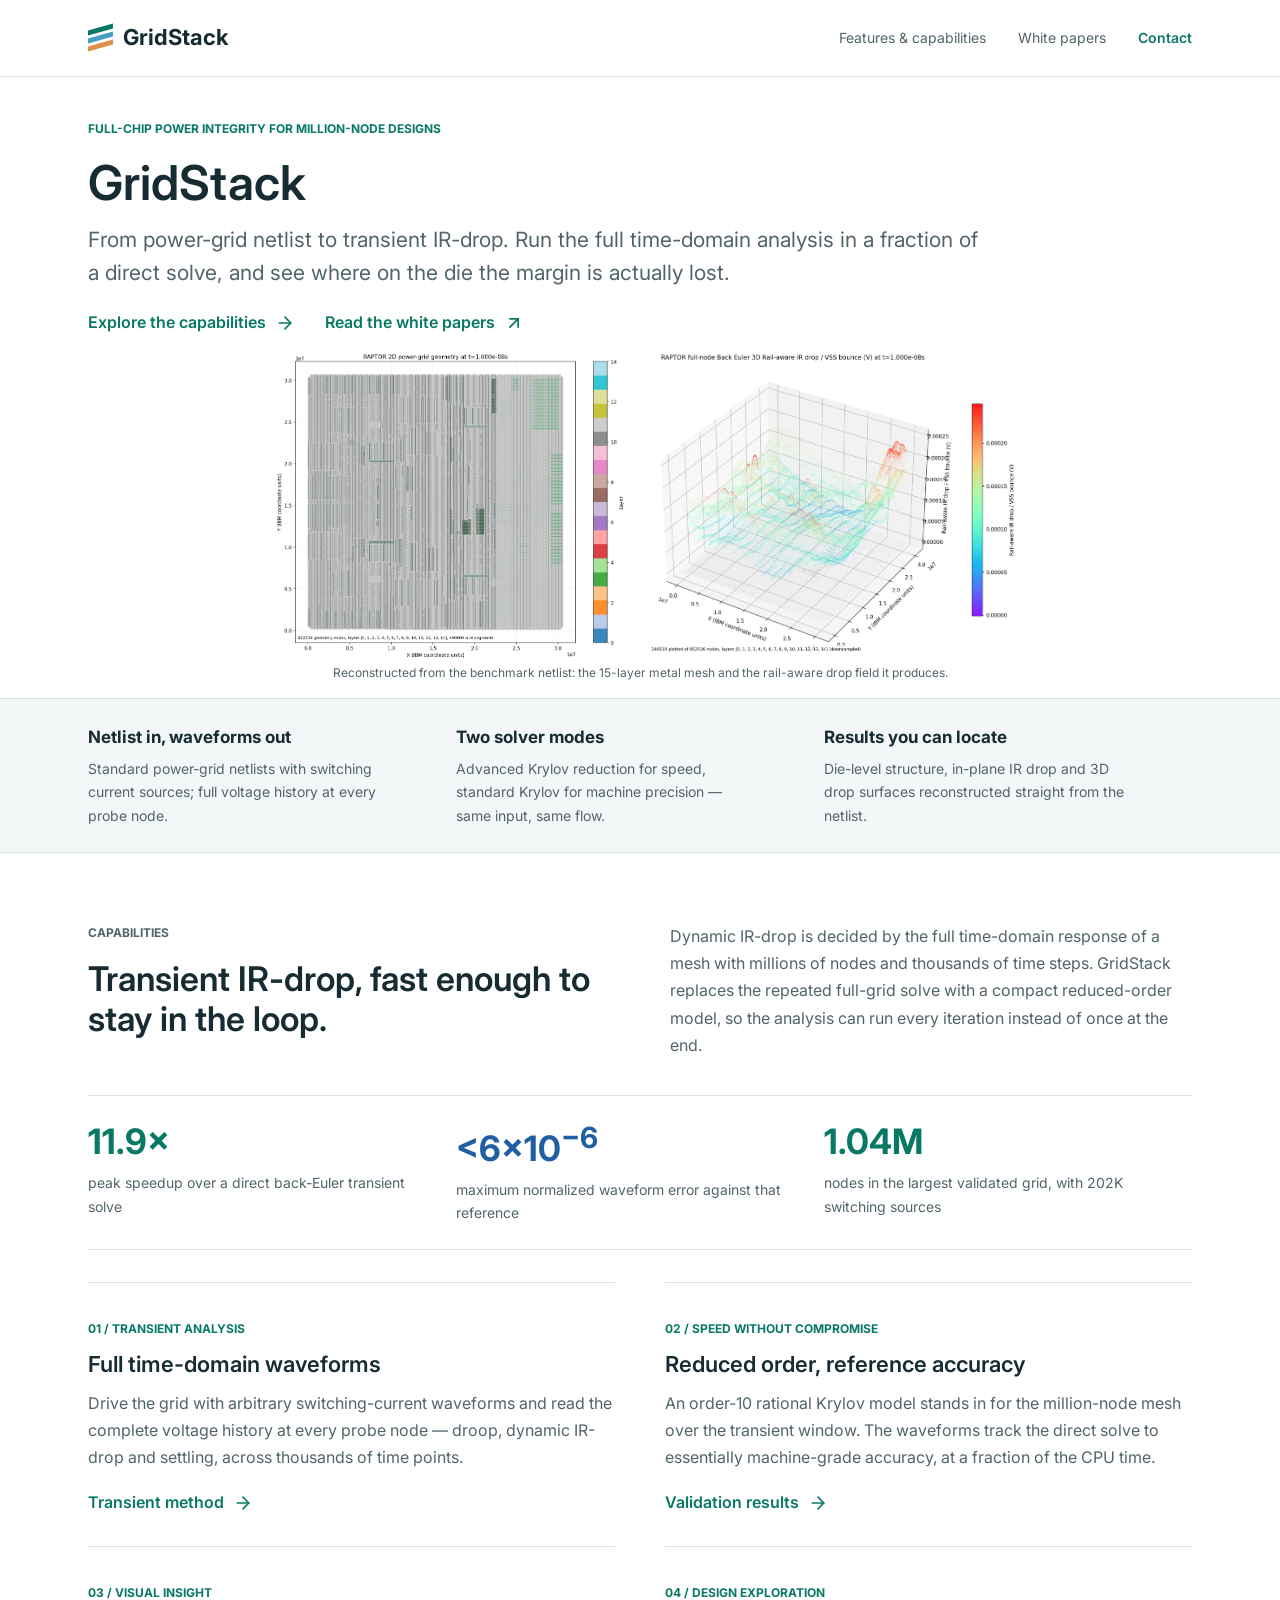
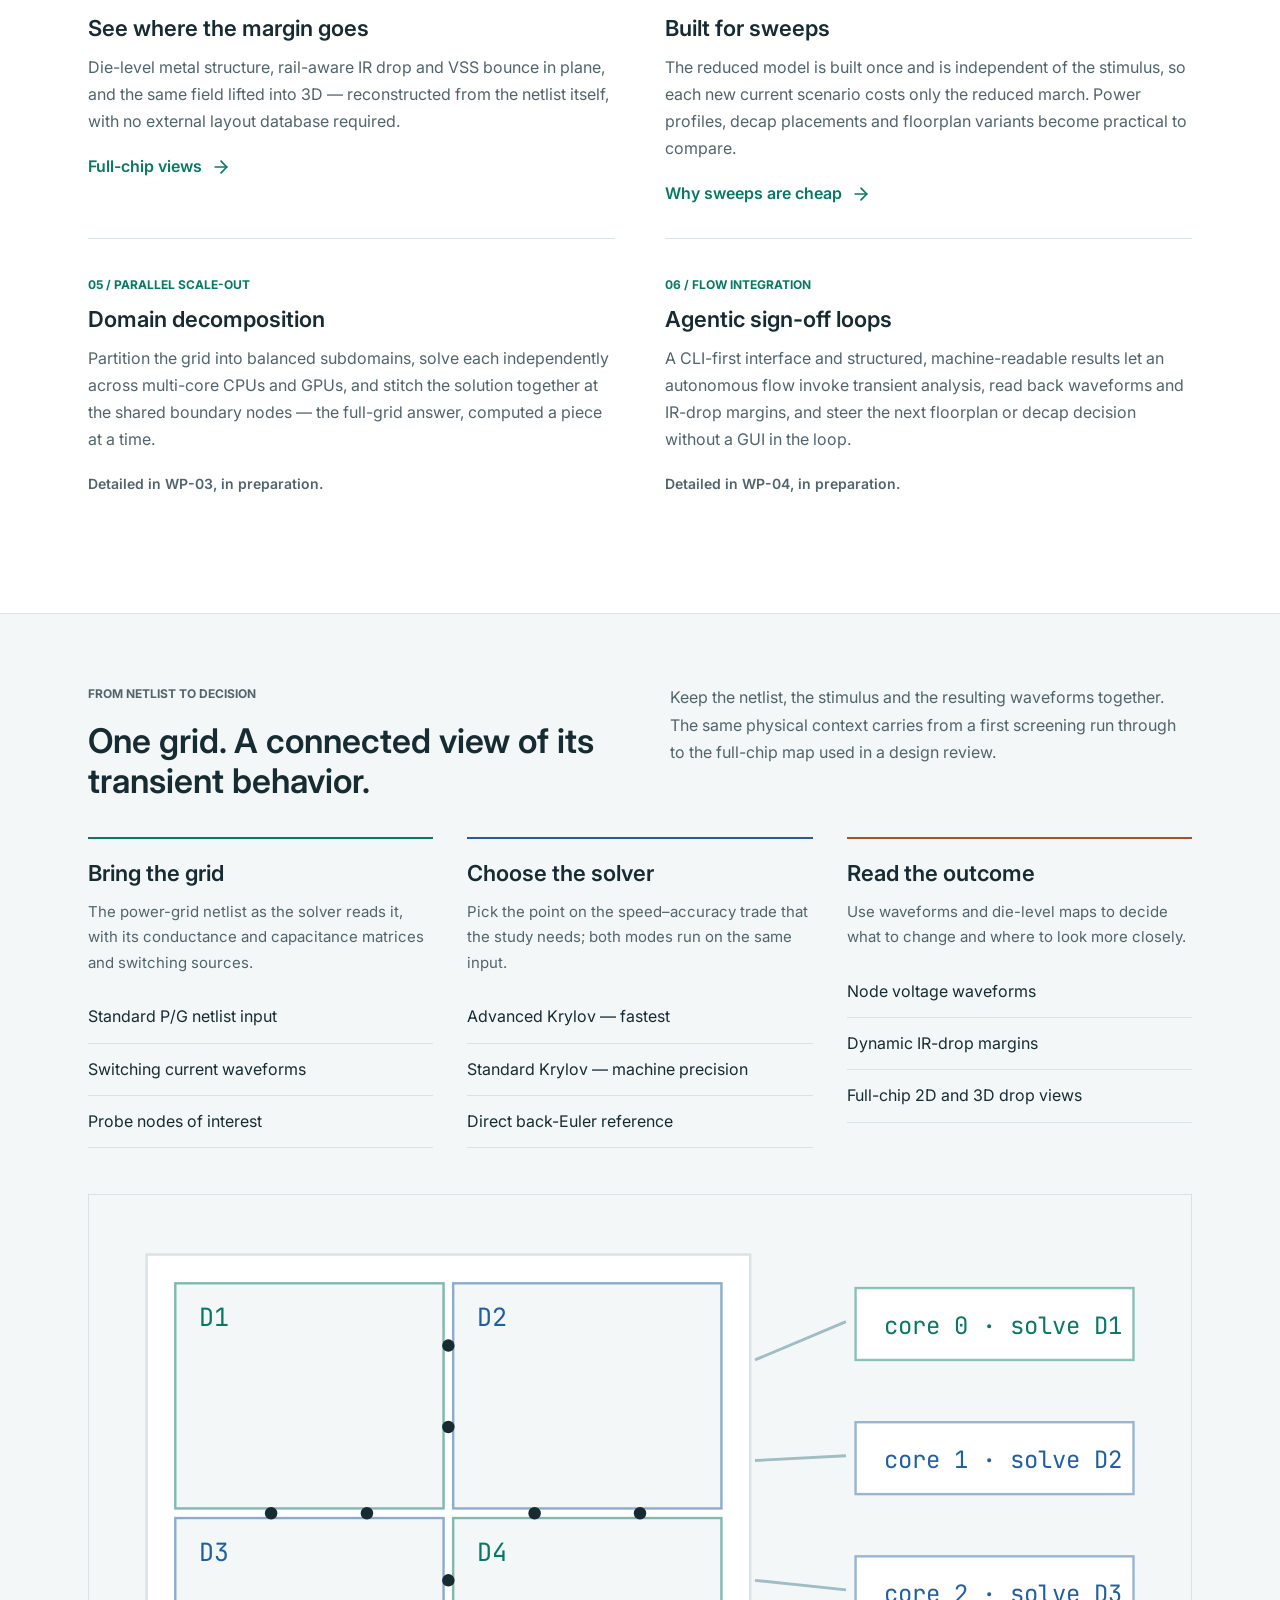
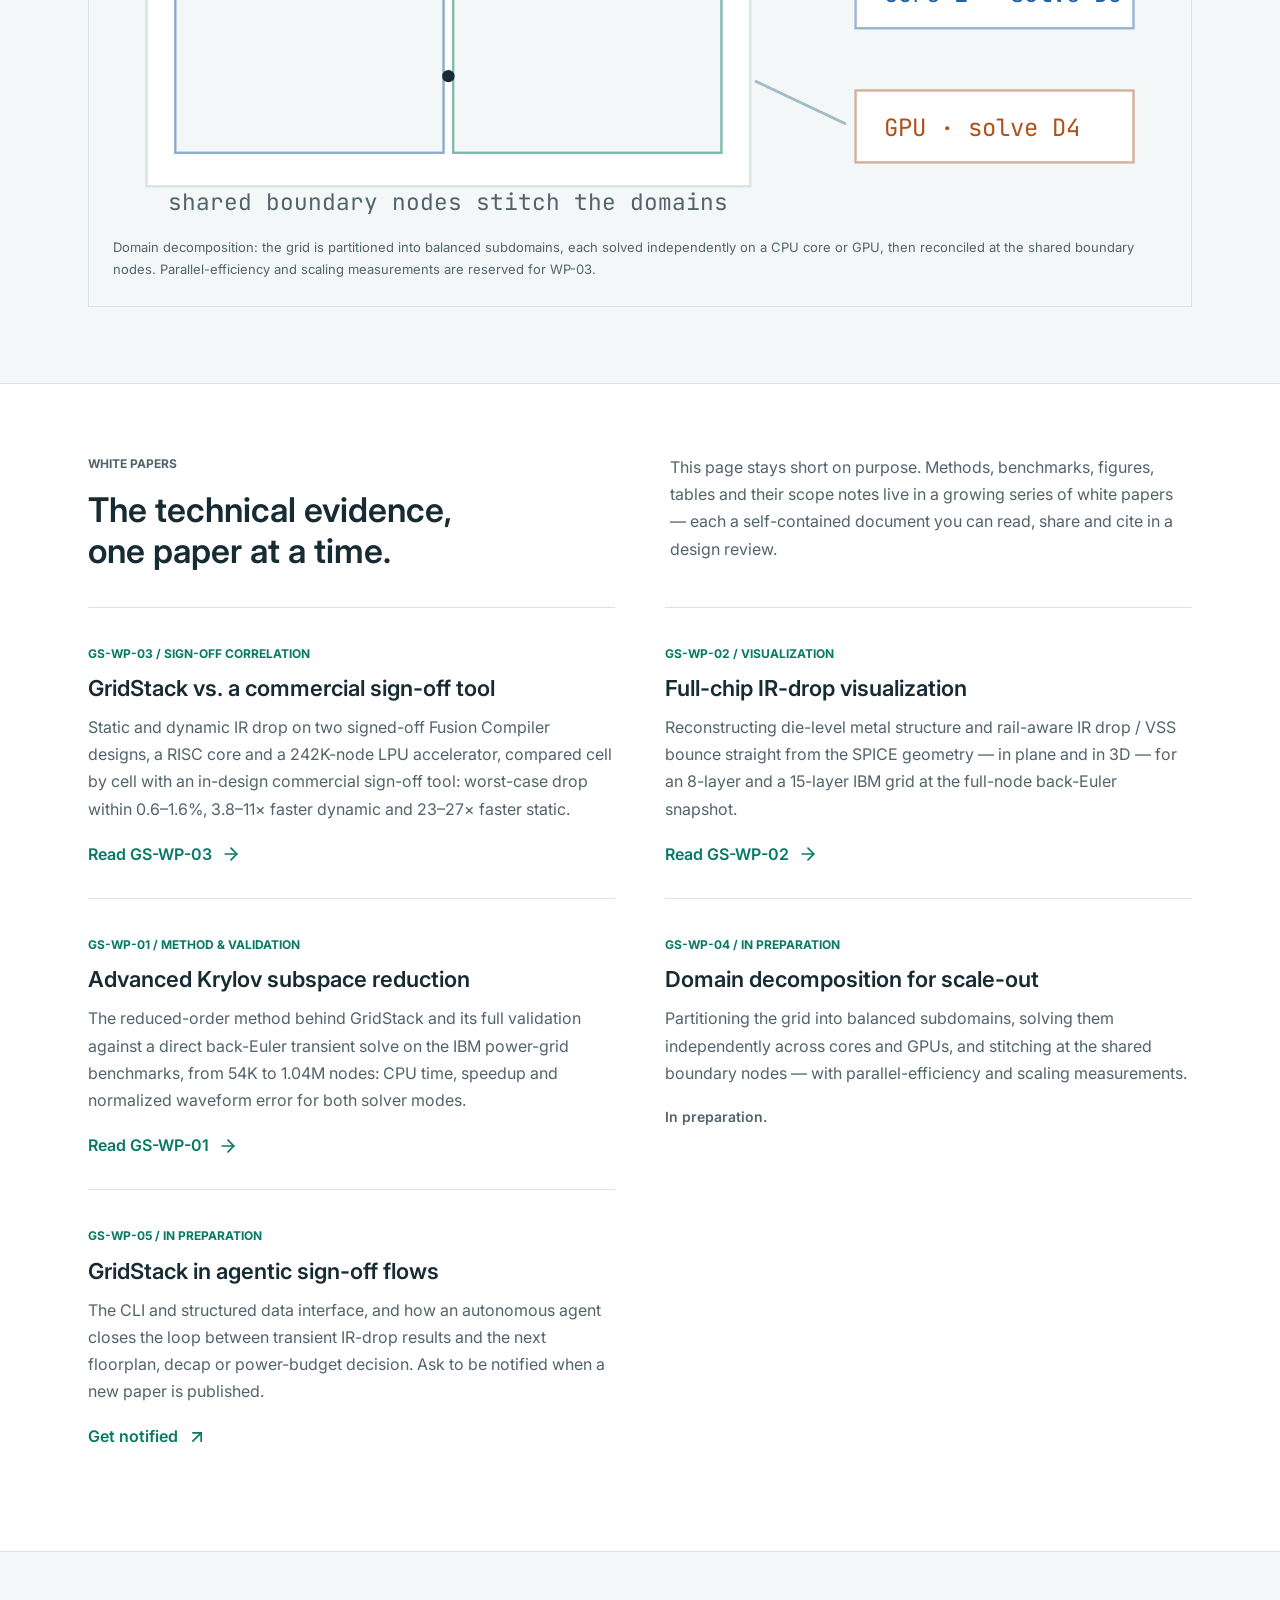
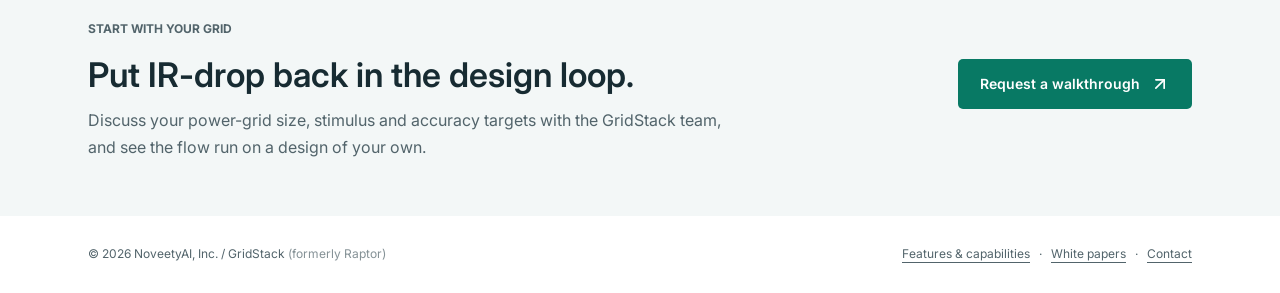
<file: index.html>
<!doctype html>
<html lang="en">
<head>
  <meta charset="utf-8"><meta name="viewport" content="width=device-width, initial-scale=1">
  <title>GridStack | Rapid full-chip power integrity analysis</title>
  <meta name="description" content="Full transient power-grid (IR-drop) simulation for million-node designs. Advanced Krylov subspace reduction returns the direct solver's waveforms up to 11.9x faster, with full-chip IR-drop visualization and domain-decomposition scale-out.">
  <meta property="og:title" content="GridStack | Rapid full-chip power integrity analysis"><meta property="og:description" content="Million-node transient power-grid simulation, up to 11.9x faster than a direct solver at essentially exact accuracy."><meta property="og:type" content="website">
  <link rel="icon" href="assets/img/gridstack.svg" type="image/svg+xml"><link rel="preconnect" href="https://fonts.googleapis.com"><link rel="preconnect" href="https://fonts.gstatic.com" crossorigin><link href="https://fonts.googleapis.com/css2?family=Inter:wght@400;500;600;700;800&family=JetBrains+Mono:wght@400;600;700&display=swap" rel="stylesheet"><link rel="stylesheet" href="assets/css/gridstack.css"><script src="assets/js/site.js" defer></script>
</head>
<body>
<a class="skip" href="#main">Skip to content</a>
<header class="site-header"><div class="wrap header-inner">
  <a class="brand" href="index.html" aria-label="GridStack home"><span class="brand-mark" aria-hidden="true"><i></i><i></i><i></i></span>GridStack</a>
  <button class="menu-button" aria-expanded="false" aria-controls="navigation" aria-label="Toggle navigation" title="Menu"><svg class="icon" aria-hidden="true" viewBox="0 0 24 24" fill="none" stroke="currentColor" stroke-width="2" stroke-linecap="round" stroke-linejoin="round"><path d="M4 5h16"/><path d="M4 12h16"/><path d="M4 19h16"/></svg></button>
  <nav class="nav" id="navigation" aria-label="Main navigation"><a href="#capabilities">Features &amp; capabilities</a><a href="#whitepapers">White papers</a><a class="contact-link" href="#contact">Contact</a></nav>
</div></header>
<main id="main">
  <section class="cover" aria-labelledby="product-title"><div class="wrap">
    <div class="intro"><p class="eyebrow">Full-chip power integrity for million-node designs</p><h1 id="product-title">GridStack</h1>
    <p class="lead">From power-grid netlist to transient IR-drop. Run the full time-domain analysis in a fraction of a direct solve, and see where on the die the margin is actually lost.</p>
    <div class="cover-actions"><a class="text-link" href="#capabilities">Explore the capabilities <svg class="icon" aria-hidden="true" viewBox="0 0 24 24" fill="none" stroke="currentColor" stroke-width="2" stroke-linecap="round" stroke-linejoin="round"><path d="M5 12h14"/><path d="m12 5 7 7-7 7"/></svg></a><a class="text-link" href="#whitepapers">Read the white papers <svg class="icon" aria-hidden="true" viewBox="0 0 24 24" fill="none" stroke="currentColor" stroke-width="2" stroke-linecap="round" stroke-linejoin="round"><path d="M7 7h10v10"/><path d="M7 17 17 7"/></svg></a></div></div>
    <div class="cover-visual" role="img" aria-label="IBM ibmpg3t power grid: the reconstructed 15-layer metal mesh alongside its rail-aware IR-drop surface"></div>
    <p class="visual-note">Reconstructed from the benchmark netlist: the 15-layer metal mesh and the rail-aware drop field it produces.</p>
  </div></section>
  <div class="summary-strip"><div class="wrap summary-grid"><div><strong>Netlist in, waveforms out</strong><p>Standard power-grid netlists with switching current sources; full voltage history at every probe node.</p></div><div><strong>Two solver modes</strong><p>Advanced Krylov reduction for speed, standard Krylov for machine precision — same input, same flow.</p></div><div><strong>Results you can locate</strong><p>Die-level structure, in-plane IR drop and 3D drop surfaces reconstructed straight from the netlist.</p></div></div></div>

  <section class="band" id="capabilities"><div class="wrap">
    <div class="section-heading"><div><p class="eyebrow">Capabilities</p><h2>Transient IR-drop, fast enough to stay in the loop.</h2></div><p>Dynamic IR-drop is decided by the full time-domain response of a mesh with millions of nodes and thousands of time steps. GridStack replaces the repeated full-grid solve with a compact reduced-order model, so the analysis can run every iteration instead of once at the end.</p></div>
    <div class="evidence">
      <div><strong>11.9&times;</strong><span>peak speedup over a direct back-Euler transient solve</span></div>
      <div><strong class="blue">&lt;6&times;10<sup>&minus;6</sup></strong><span>maximum normalized waveform error against that reference</span></div>
      <div><strong>1.04M</strong><span>nodes in the largest validated grid, with 202K switching sources</span></div>
    </div>
    <div class="capabilities">
      <article class="capability"><p class="number">01 / TRANSIENT ANALYSIS</p><h3>Full time-domain waveforms</h3><p>Drive the grid with arbitrary switching-current waveforms and read the complete voltage history at every probe node — droop, dynamic IR-drop and settling, across thousands of time points.</p><a class="text-link" href="whitepapers/wp01-krylov-reduction.html">Transient method <svg class="icon" aria-hidden="true" viewBox="0 0 24 24" fill="none" stroke="currentColor" stroke-width="2" stroke-linecap="round" stroke-linejoin="round"><path d="M5 12h14"/><path d="m12 5 7 7-7 7"/></svg></a></article>
      <article class="capability"><p class="number">02 / SPEED WITHOUT COMPROMISE</p><h3>Reduced order, reference accuracy</h3><p>An order-10 rational Krylov model stands in for the million-node mesh over the transient window. The waveforms track the direct solve to essentially machine-grade accuracy, at a fraction of the CPU time.</p><a class="text-link" href="whitepapers/wp01-krylov-reduction.html#results">Validation results <svg class="icon" aria-hidden="true" viewBox="0 0 24 24" fill="none" stroke="currentColor" stroke-width="2" stroke-linecap="round" stroke-linejoin="round"><path d="M5 12h14"/><path d="m12 5 7 7-7 7"/></svg></a></article>
      <article class="capability"><p class="number">03 / VISUAL INSIGHT</p><h3>See where the margin goes</h3><p>Die-level metal structure, rail-aware IR drop and VSS bounce in plane, and the same field lifted into 3D — reconstructed from the netlist itself, with no external layout database required.</p><a class="text-link" href="whitepapers/wp02-fullchip-visualization.html">Full-chip views <svg class="icon" aria-hidden="true" viewBox="0 0 24 24" fill="none" stroke="currentColor" stroke-width="2" stroke-linecap="round" stroke-linejoin="round"><path d="M5 12h14"/><path d="m12 5 7 7-7 7"/></svg></a></article>
      <article class="capability"><p class="number">04 / DESIGN EXPLORATION</p><h3>Built for sweeps</h3><p>The reduced model is built once and is independent of the stimulus, so each new current scenario costs only the reduced march. Power profiles, decap placements and floorplan variants become practical to compare.</p><a class="text-link" href="whitepapers/wp01-krylov-reduction.html#discussion">Why sweeps are cheap <svg class="icon" aria-hidden="true" viewBox="0 0 24 24" fill="none" stroke="currentColor" stroke-width="2" stroke-linecap="round" stroke-linejoin="round"><path d="M5 12h14"/><path d="m12 5 7 7-7 7"/></svg></a></article>
      <article class="capability"><p class="number">05 / PARALLEL SCALE-OUT</p><h3>Domain decomposition</h3><p>Partition the grid into balanced subdomains, solve each independently across multi-core CPUs and GPUs, and stitch the solution together at the shared boundary nodes — the full-grid answer, computed a piece at a time.</p><p class="soon">Detailed in WP-03, in preparation.</p></article>
      <article class="capability"><p class="number">06 / FLOW INTEGRATION</p><h3>Agentic sign-off loops</h3><p>A CLI-first interface and structured, machine-readable results let an autonomous flow invoke transient analysis, read back waveforms and IR-drop margins, and steer the next floorplan or decap decision without a GUI in the loop.</p><p class="soon">Detailed in WP-04, in preparation.</p></article>
    </div>
  </div></section>

  <section class="band alt"><div class="wrap">
    <div class="section-heading"><div><p class="eyebrow">From netlist to decision</p><h2>One grid. A connected view of its transient behavior.</h2></div><p>Keep the netlist, the stimulus and the resulting waveforms together. The same physical context carries from a first screening run through to the full-chip map used in a design review.</p></div>
    <div class="flow"><article><h3>Bring the grid</h3><p>The power-grid netlist as the solver reads it, with its conductance and capacitance matrices and switching sources.</p><ul class="inline-list"><li>Standard P/G netlist input</li><li>Switching current waveforms</li><li>Probe nodes of interest</li></ul></article><article><h3>Choose the solver</h3><p>Pick the point on the speed&ndash;accuracy trade that the study needs; both modes run on the same input.</p><ul class="inline-list"><li>Advanced Krylov &mdash; fastest</li><li>Standard Krylov &mdash; machine precision</li><li>Direct back-Euler reference</li></ul></article><article><h3>Read the outcome</h3><p>Use waveforms and die-level maps to decide what to change and where to look more closely.</p><ul class="inline-list"><li>Node voltage waveforms</li><li>Dynamic IR-drop margins</li><li>Full-chip 2D and 3D drop views</li></ul></article></div>
    <figure class="diagram">
      <svg viewBox="0 0 440 250" role="img" aria-label="A power grid partitioned into four subdomains, each solved on its own CPU core or GPU and stitched at the shared boundary nodes">
        <rect x="14" y="14" width="252" height="222" fill="#fff" stroke="#d9e2e4"/>
        <g font-family="JetBrains Mono, ui-monospace, monospace" font-size="10.5">
          <rect x="26" y="26" width="112" height="94" fill="#f3f7f7" stroke="#087964" stroke-opacity=".5"/><text x="36" y="44" fill="#087964">D1</text>
          <rect x="142" y="26" width="112" height="94" fill="#f3f7f7" stroke="#215fa4" stroke-opacity=".5"/><text x="152" y="44" fill="#215fa4">D2</text>
          <rect x="26" y="124" width="112" height="98" fill="#f3f7f7" stroke="#215fa4" stroke-opacity=".5"/><text x="36" y="142" fill="#215fa4">D3</text>
          <rect x="142" y="124" width="112" height="98" fill="#f3f7f7" stroke="#087964" stroke-opacity=".5"/><text x="152" y="142" fill="#087964">D4</text>
        </g>
        <g fill="#172b32"><circle cx="140" cy="52" r="2.6"/><circle cx="140" cy="86" r="2.6"/><circle cx="140" cy="150" r="2.6"/><circle cx="140" cy="190" r="2.6"/><circle cx="66" cy="122" r="2.6"/><circle cx="106" cy="122" r="2.6"/><circle cx="176" cy="122" r="2.6"/><circle cx="220" cy="122" r="2.6"/></g>
        <text x="140" y="246" font-family="JetBrains Mono, ui-monospace, monospace" font-size="9.5" fill="#52646b" text-anchor="middle">shared boundary nodes stitch the domains</text>
        <g stroke="#9fbdc4" stroke-width="1.2" fill="none"><path d="M268,58 L306,42"/><path d="M268,100 L306,98"/><path d="M268,150 L306,154"/><path d="M268,192 L306,210"/></g>
        <g font-family="JetBrains Mono, ui-monospace, monospace" font-size="10">
          <rect x="310" y="28" width="116" height="30" fill="#fff" stroke="#087964" stroke-opacity=".45"/><text x="322" y="47" fill="#087964">core 0 &middot; solve D1</text>
          <rect x="310" y="84" width="116" height="30" fill="#fff" stroke="#215fa4" stroke-opacity=".45"/><text x="322" y="103" fill="#215fa4">core 1 &middot; solve D2</text>
          <rect x="310" y="140" width="116" height="30" fill="#fff" stroke="#215fa4" stroke-opacity=".45"/><text x="322" y="159" fill="#215fa4">core 2 &middot; solve D3</text>
          <rect x="310" y="196" width="116" height="30" fill="#fff" stroke="#ae521d" stroke-opacity=".45"/><text x="322" y="215" fill="#ae521d">GPU &middot; solve D4</text>
        </g>
      </svg>
      <figcaption>Domain decomposition: the grid is partitioned into balanced subdomains, each solved independently on a CPU core or GPU, then reconciled at the shared boundary nodes. Parallel-efficiency and scaling measurements are reserved for WP-03.</figcaption>
    </figure>
  </div></section>

  <section class="band" id="whitepapers"><div class="wrap">
    <div class="section-heading"><div><p class="eyebrow">White papers</p><h2>The technical evidence,<br>one paper at a time.</h2></div><p>This page stays short on purpose. Methods, benchmarks, figures, tables and their scope notes live in a growing series of white papers &mdash; each a self-contained document you can read, share and cite in a design review.</p></div>
    <div class="capabilities">
      <article class="capability"><p class="number">GS-WP-03 / SIGN-OFF CORRELATION</p><h3>GridStack vs. a commercial sign-off tool</h3><p>Static and dynamic IR drop on two signed-off Fusion Compiler designs, a RISC core and a 242K-node LPU accelerator, compared cell by cell with an in-design commercial sign-off tool: worst-case drop within 0.6&ndash;1.6%, 3.8&ndash;11&times; faster dynamic and 23&ndash;27&times; faster static.</p><a class="text-link" href="whitepapers/wp03-signoff-correlation.html">Read GS-WP-03 <svg class="icon" aria-hidden="true" viewBox="0 0 24 24" fill="none" stroke="currentColor" stroke-width="2" stroke-linecap="round" stroke-linejoin="round"><path d="M5 12h14"/><path d="m12 5 7 7-7 7"/></svg></a></article>
      <article class="capability"><p class="number">GS-WP-02 / VISUALIZATION</p><h3>Full-chip IR-drop visualization</h3><p>Reconstructing die-level metal structure and rail-aware IR drop / VSS bounce straight from the SPICE geometry &mdash; in plane and in 3D &mdash; for an 8-layer and a 15-layer IBM grid at the full-node back-Euler snapshot.</p><a class="text-link" href="whitepapers/wp02-fullchip-visualization.html">Read GS-WP-02 <svg class="icon" aria-hidden="true" viewBox="0 0 24 24" fill="none" stroke="currentColor" stroke-width="2" stroke-linecap="round" stroke-linejoin="round"><path d="M5 12h14"/><path d="m12 5 7 7-7 7"/></svg></a></article>
      <article class="capability"><p class="number">GS-WP-01 / METHOD &amp; VALIDATION</p><h3>Advanced Krylov subspace reduction</h3><p>The reduced-order method behind GridStack and its full validation against a direct back-Euler transient solve on the IBM power-grid benchmarks, from 54K to 1.04M nodes: CPU time, speedup and normalized waveform error for both solver modes.</p><a class="text-link" href="whitepapers/wp01-krylov-reduction.html">Read GS-WP-01 <svg class="icon" aria-hidden="true" viewBox="0 0 24 24" fill="none" stroke="currentColor" stroke-width="2" stroke-linecap="round" stroke-linejoin="round"><path d="M5 12h14"/><path d="m12 5 7 7-7 7"/></svg></a></article>
      <article class="capability"><p class="number">GS-WP-04 / IN PREPARATION</p><h3>Domain decomposition for scale-out</h3><p>Partitioning the grid into balanced subdomains, solving them independently across cores and GPUs, and stitching at the shared boundary nodes &mdash; with parallel-efficiency and scaling measurements.</p><p class="soon">In preparation.</p></article>
      <article class="capability"><p class="number">GS-WP-05 / IN PREPARATION</p><h3>GridStack in agentic sign-off flows</h3><p>The CLI and structured data interface, and how an autonomous agent closes the loop between transient IR-drop results and the next floorplan, decap or power-budget decision. Ask to be notified when a new paper is published.</p><a class="text-link" href="mailto:noveetyai@noveetymanagement.com?subject=GridStack%20white%20paper%20notifications">Get notified <svg class="icon" aria-hidden="true" viewBox="0 0 24 24" fill="none" stroke="currentColor" stroke-width="2" stroke-linecap="round" stroke-linejoin="round"><path d="M7 7h10v10"/><path d="M7 17 17 7"/></svg></a></article>
    </div>
  </div></section>

  <section class="contact-band" id="contact"><div class="wrap contact-inner"><div><p class="eyebrow">Start with your grid</p><h2>Put IR-drop back in the design loop.</h2><p>Discuss your power-grid size, stimulus and accuracy targets with the GridStack team, and see the flow run on a design of your own.</p></div><a class="button" href="mailto:noveetyai@noveetymanagement.com?subject=GridStack%20%E2%80%94%20Demo%20Request&amp;body=Hi%2C%20I'd%20like%20to%20request%20a%20demo%20of%20GridStack.%0A%0AOrganization%3A%0AUse%20case%20(transient%20IR-drop%2C%20grid%20scale)%3A%0AGrid%20size%20(nodes)%3A%0A">Request a walkthrough <svg class="icon" aria-hidden="true" viewBox="0 0 24 24" fill="none" stroke="currentColor" stroke-width="2" stroke-linecap="round" stroke-linejoin="round"><path d="M7 7h10v10"/><path d="M7 17 17 7"/></svg></a></div></section>
</main>
<footer><div class="wrap footer-inner"><span>&copy; 2026 NoveetyAI, Inc. / GridStack <span style="opacity:.7">(formerly Raptor)</span></span><span><a href="#capabilities">Features &amp; capabilities</a> &nbsp; &middot; &nbsp; <a href="#whitepapers">White papers</a> &nbsp; &middot; &nbsp; <a href="mailto:noveetyai@noveetymanagement.com">Contact</a></span></div></footer>
<dialog class="lightbox" aria-label="Expanded analysis figure"><button class="close-button" aria-label="Close image" title="Close"><svg class="icon" aria-hidden="true" viewBox="0 0 24 24" fill="none" stroke="currentColor" stroke-width="2" stroke-linecap="round" stroke-linejoin="round"><path d="M18 6 6 18"/><path d="m6 6 12 12"/></svg></button><img alt=""><p></p></dialog>
</body></html>
</file>
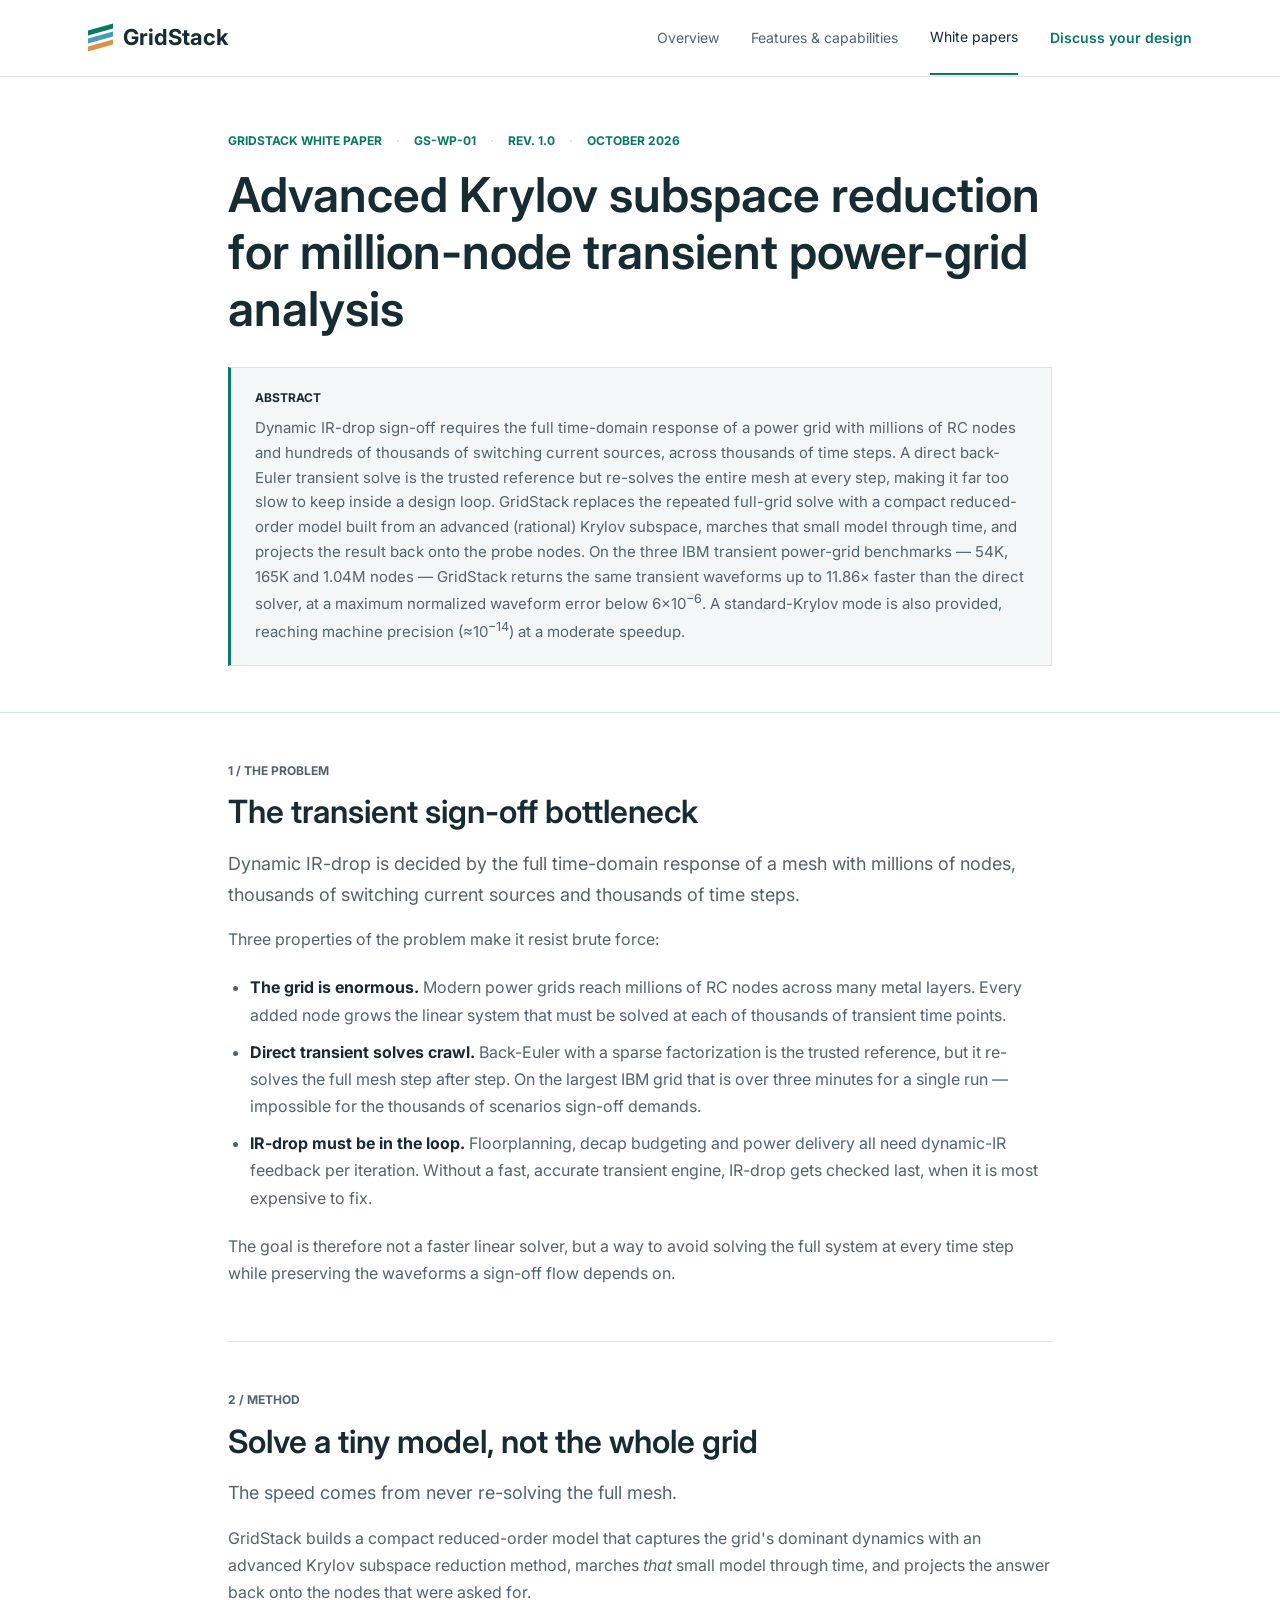
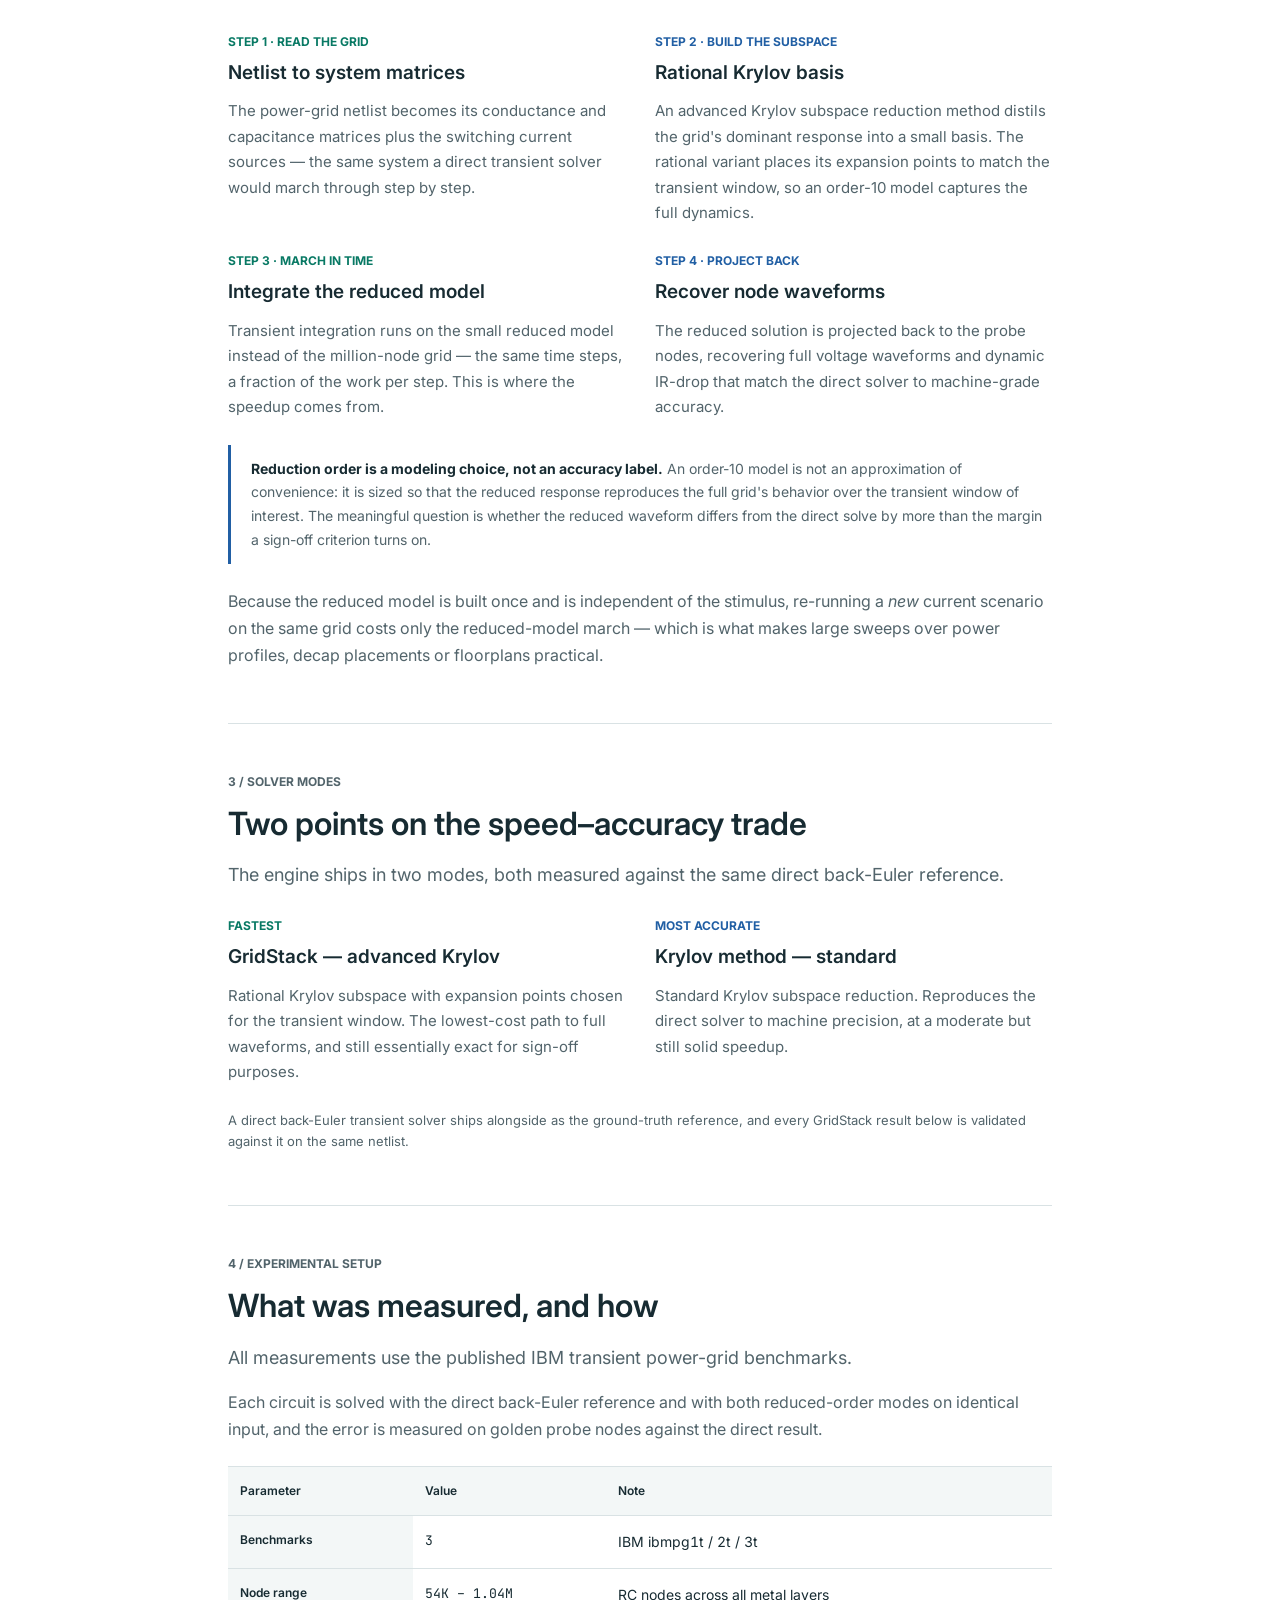
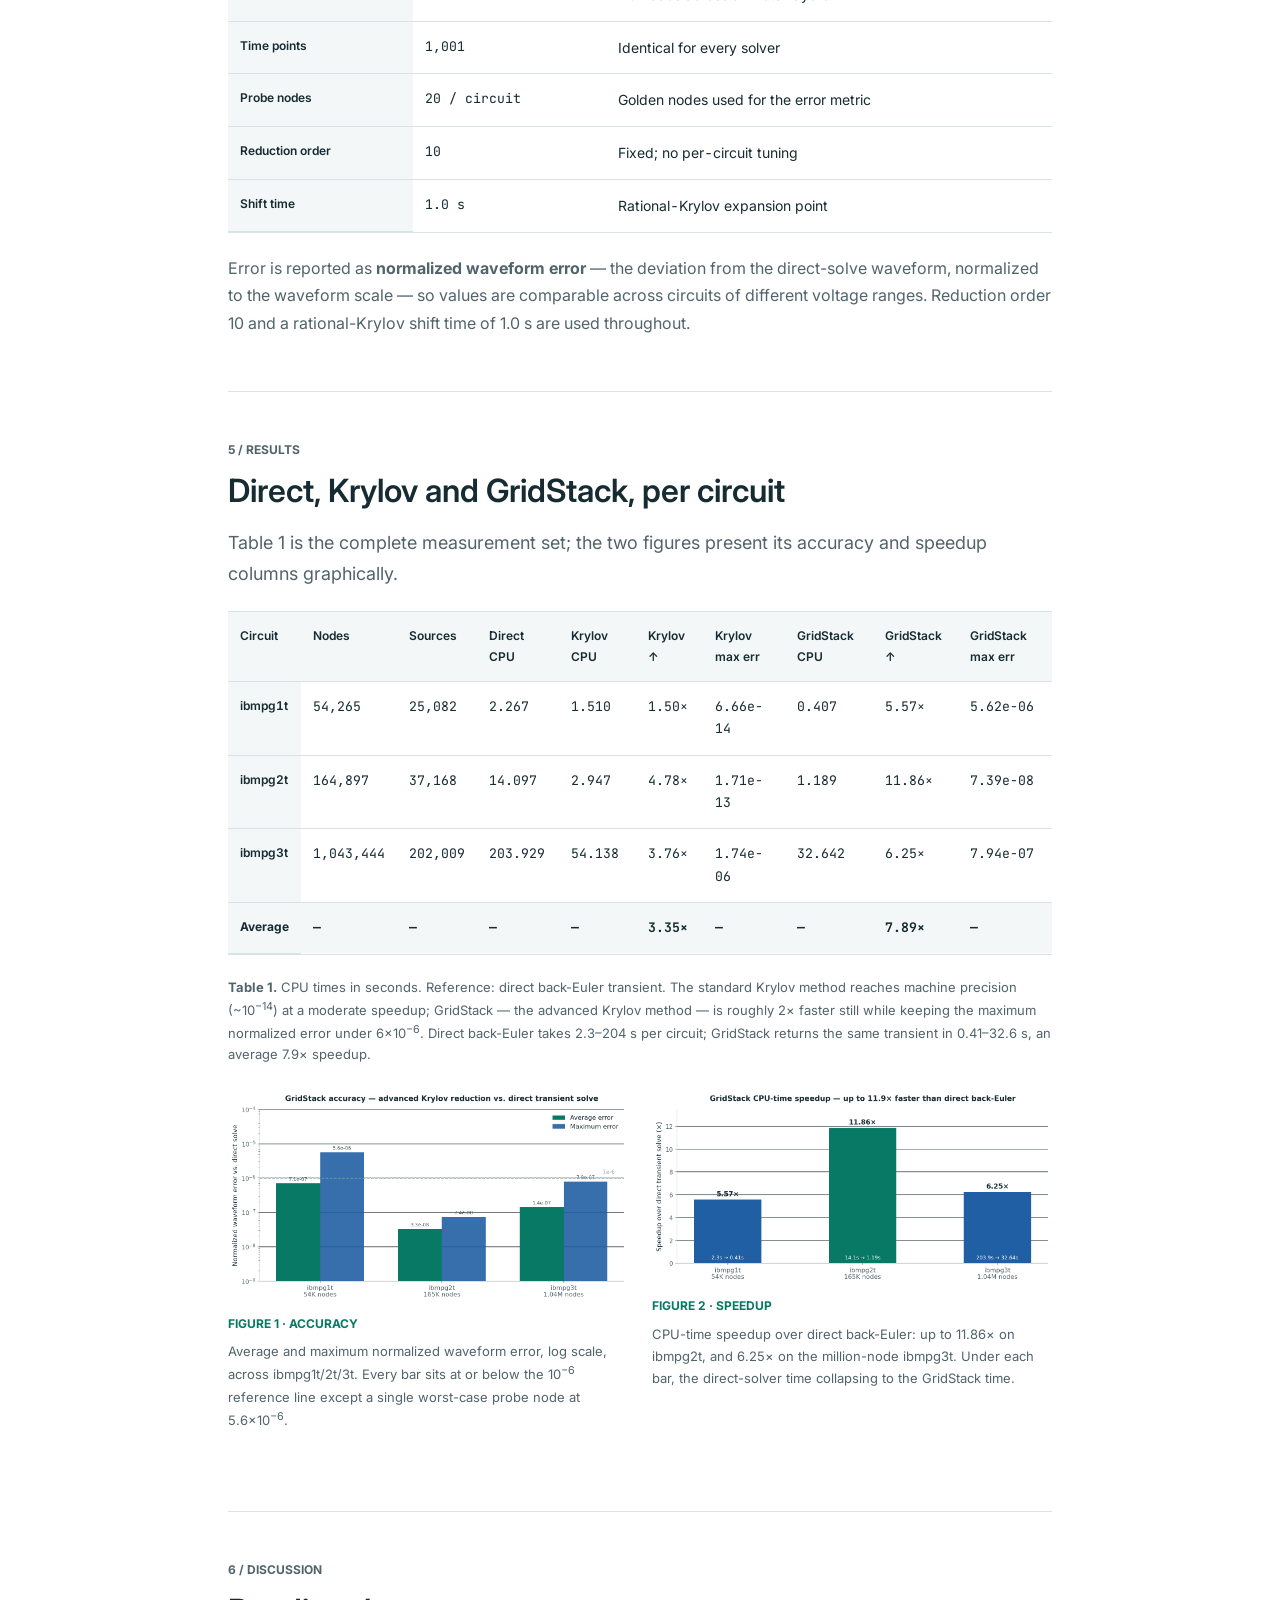
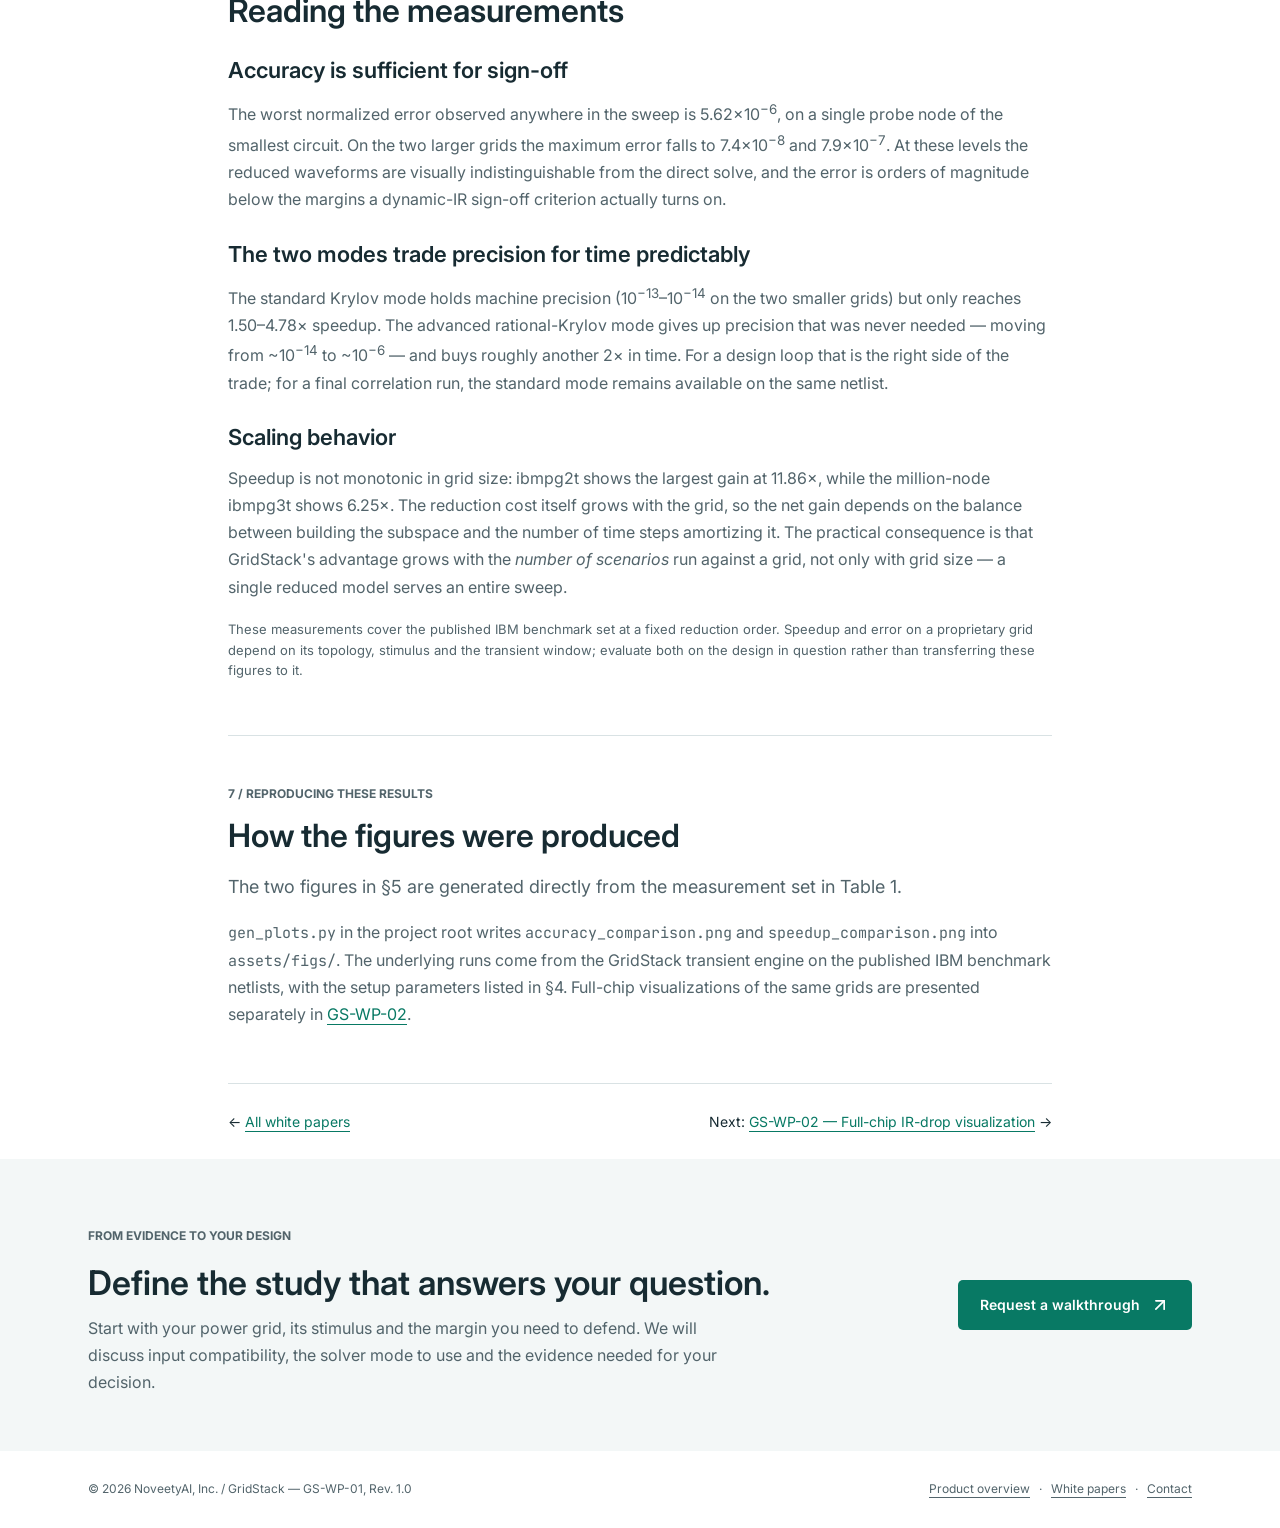
<file: whitepapers/wp01-krylov-reduction.html>
<!doctype html>
<html lang="en">
<head><meta charset="utf-8"><meta name="viewport" content="width=device-width, initial-scale=1"><title>GS-WP-01 | Advanced Krylov subspace reduction for million-node transient power-grid analysis &mdash; GridStack white paper</title><meta name="description" content="GridStack white paper GS-WP-01: the advanced Krylov subspace reduction method for transient power-grid analysis, validated against a direct back-Euler solve on the IBM power-grid benchmarks from 54K to 1.04M nodes."><meta property="og:title" content="GridStack GS-WP-01 | Advanced Krylov subspace reduction"><meta property="og:description" content="Reduced-order transient power-grid analysis: method, benchmarks and validation against a direct back-Euler reference."><meta property="og:type" content="article"><link rel="icon" href="../assets/img/gridstack.svg" type="image/svg+xml"><link rel="preconnect" href="https://fonts.googleapis.com"><link rel="preconnect" href="https://fonts.gstatic.com" crossorigin><link href="https://fonts.googleapis.com/css2?family=Inter:wght@400;500;600;700;800&family=JetBrains+Mono:wght@400;600;700&display=swap" rel="stylesheet"><link rel="stylesheet" href="../assets/css/gridstack.css"><script src="../assets/js/site.js" defer></script></head>
<body>
<a class="skip" href="#main">Skip to content</a>
<header class="site-header"><div class="wrap header-inner"><a class="brand" href="../index.html" aria-label="GridStack home"><span class="brand-mark" aria-hidden="true"><i></i><i></i><i></i></span>GridStack</a><button class="menu-button" aria-expanded="false" aria-controls="navigation" aria-label="Toggle navigation" title="Menu"><svg class="icon" aria-hidden="true" viewBox="0 0 24 24" fill="none" stroke="currentColor" stroke-width="2" stroke-linecap="round" stroke-linejoin="round"><path d="M4 5h16"/><path d="M4 12h16"/><path d="M4 19h16"/></svg></button><nav class="nav" id="navigation" aria-label="Main navigation"><a href="../index.html">Overview</a><a href="../index.html#capabilities">Features &amp; capabilities</a><a href="../index.html#whitepapers" aria-current="page">White papers</a><a class="contact-link" href="#contact">Discuss your design</a></nav></div></header>
<main id="main">
<section class="page-intro"><div class="wrap paper-body"><p class="paper-meta"><span>GridStack white paper</span><span>GS-WP-01</span><span>Rev. 1.0</span><span>October 2026</span></p><h1>Advanced Krylov subspace reduction for million-node transient power-grid analysis</h1>
<div class="paper-abstract"><strong>Abstract</strong>Dynamic IR-drop sign-off requires the full time-domain response of a power grid with millions of RC nodes and hundreds of thousands of switching current sources, across thousands of time steps. A direct back-Euler transient solve is the trusted reference but re-solves the entire mesh at every step, making it far too slow to keep inside a design loop. GridStack replaces the repeated full-grid solve with a compact reduced-order model built from an advanced (rational) Krylov subspace, marches that small model through time, and projects the result back onto the probe nodes. On the three IBM transient power-grid benchmarks &mdash; 54K, 165K and 1.04M nodes &mdash; GridStack returns the same transient waveforms up to 11.86&times; faster than the direct solver, at a maximum normalized waveform error below 6&times;10<sup>&minus;6</sup>. A standard-Krylov mode is also provided, reaching machine precision (&asymp;10<sup>&minus;14</sup>) at a moderate speedup.</div></div></section>
<div class="wrap paper-body">

<section class="feature-section" id="bottleneck"><p class="feature-number">1 / THE PROBLEM</p><h2>The transient sign-off bottleneck</h2><p class="intro-copy">Dynamic IR-drop is decided by the full time-domain response of a mesh with millions of nodes, thousands of switching current sources and thousands of time steps.</p><p>Three properties of the problem make it resist brute force:</p>
<ul>
<li><b>The grid is enormous.</b> Modern power grids reach millions of RC nodes across many metal layers. Every added node grows the linear system that must be solved at each of thousands of transient time points.</li>
<li><b>Direct transient solves crawl.</b> Back-Euler with a sparse factorization is the trusted reference, but it re-solves the full mesh step after step. On the largest IBM grid that is over three minutes for a single run &mdash; impossible for the thousands of scenarios sign-off demands.</li>
<li><b>IR-drop must be in the loop.</b> Floorplanning, decap budgeting and power delivery all need dynamic-IR feedback per iteration. Without a fast, accurate transient engine, IR-drop gets checked last, when it is most expensive to fix.</li>
</ul>
<p>The goal is therefore not a faster linear solver, but a way to avoid solving the full system at every time step while preserving the waveforms a sign-off flow depends on.</p>
</section>

<section class="feature-section" id="method"><p class="feature-number">2 / METHOD</p><h2>Solve a tiny model, not the whole grid</h2><p class="intro-copy">The speed comes from never re-solving the full mesh.</p><p>GridStack builds a compact reduced-order model that captures the grid's dominant dynamics with an advanced Krylov subspace reduction method, marches <i>that</i> small model through time, and projects the answer back onto the nodes that were asked for.</p>
<div class="article-pair"><article><p class="role">Step 1 &middot; Read the grid</p><h3>Netlist to system matrices</h3><p>The power-grid netlist becomes its conductance and capacitance matrices plus the switching current sources &mdash; the same system a direct transient solver would march through step by step.</p></article><article><p class="role">Step 2 &middot; Build the subspace</p><h3>Rational Krylov basis</h3><p>An advanced Krylov subspace reduction method distils the grid's dominant response into a small basis. The rational variant places its expansion points to match the transient window, so an order-10 model captures the full dynamics.</p></article></div>
<div class="article-pair"><article><p class="role">Step 3 &middot; March in time</p><h3>Integrate the reduced model</h3><p>Transient integration runs on the small reduced model instead of the million-node grid &mdash; the same time steps, a fraction of the work per step. This is where the speedup comes from.</p></article><article><p class="role">Step 4 &middot; Project back</p><h3>Recover node waveforms</h3><p>The reduced solution is projected back to the probe nodes, recovering full voltage waveforms and dynamic IR-drop that match the direct solver to machine-grade accuracy.</p></article></div>
<div class="reading-note"><strong>Reduction order is a modeling choice, not an accuracy label.</strong> An order-10 model is not an approximation of convenience: it is sized so that the reduced response reproduces the full grid's behavior over the transient window of interest. The meaningful question is whether the reduced waveform differs from the direct solve by more than the margin a sign-off criterion turns on.</div>
<p>Because the reduced model is built once and is independent of the stimulus, re-running a <i>new</i> current scenario on the same grid costs only the reduced-model march &mdash; which is what makes large sweeps over power profiles, decap placements or floorplans practical.</p>
</section>

<section class="feature-section" id="modes"><p class="feature-number">3 / SOLVER MODES</p><h2>Two points on the speed&ndash;accuracy trade</h2><p class="intro-copy">The engine ships in two modes, both measured against the same direct back-Euler reference.</p>
<div class="article-pair"><article><p class="role">Fastest</p><h3>GridStack &mdash; advanced Krylov</h3><p>Rational Krylov subspace with expansion points chosen for the transient window. The lowest-cost path to full waveforms, and still essentially exact for sign-off purposes.</p></article><article><p class="role">Most accurate</p><h3>Krylov method &mdash; standard</h3><p>Standard Krylov subspace reduction. Reproduces the direct solver to machine precision, at a moderate but still solid speedup.</p></article></div>
<p class="note">A direct back-Euler transient solver ships alongside as the ground-truth reference, and every GridStack result below is validated against it on the same netlist.</p>
</section>

<section class="feature-section" id="setup"><p class="feature-number">4 / EXPERIMENTAL SETUP</p><h2>What was measured, and how</h2><p class="intro-copy">All measurements use the published IBM transient power-grid benchmarks.</p><p>Each circuit is solved with the direct back-Euler reference and with both reduced-order modes on identical input, and the error is measured on golden probe nodes against the direct result.</p>
<div class="table-wrap"><table><thead><tr><th scope="col">Parameter</th><th scope="col">Value</th><th scope="col">Note</th></tr></thead><tbody>
<tr><th scope="row">Benchmarks</th><td class="mono">3</td><td>IBM ibmpg1t / 2t / 3t</td></tr>
<tr><th scope="row">Node range</th><td class="mono">54K &ndash; 1.04M</td><td>RC nodes across all metal layers</td></tr>
<tr><th scope="row">Time points</th><td class="mono">1,001</td><td>Identical for every solver</td></tr>
<tr><th scope="row">Probe nodes</th><td class="mono">20 / circuit</td><td>Golden nodes used for the error metric</td></tr>
<tr><th scope="row">Reduction order</th><td class="mono">10</td><td>Fixed; no per-circuit tuning</td></tr>
<tr><th scope="row">Shift time</th><td class="mono">1.0 s</td><td>Rational-Krylov expansion point</td></tr>
</tbody></table></div>
<p>Error is reported as <b>normalized waveform error</b> &mdash; the deviation from the direct-solve waveform, normalized to the waveform scale &mdash; so values are comparable across circuits of different voltage ranges. Reduction order 10 and a rational-Krylov shift time of 1.0 s are used throughout.</p>
</section>

<section class="feature-section" id="results"><p class="feature-number">5 / RESULTS</p><h2>Direct, Krylov and GridStack, per circuit</h2><p class="intro-copy">Table 1 is the complete measurement set; the two figures present its accuracy and speedup columns graphically.</p>
<div class="table-wrap"><table><caption class="print-note">Table 1 &mdash; Direct vs. Krylov vs. GridStack, per circuit.</caption><thead><tr><th scope="col">Circuit</th><th scope="col">Nodes</th><th scope="col">Sources</th><th scope="col">Direct CPU</th><th scope="col">Krylov CPU</th><th scope="col">Krylov &uarr;</th><th scope="col">Krylov max err</th><th scope="col">GridStack CPU</th><th scope="col">GridStack &uarr;</th><th scope="col">GridStack max err</th></tr></thead><tbody>
<tr><th scope="row">ibmpg1t</th><td class="mono">54,265</td><td class="mono">25,082</td><td class="mono">2.267</td><td class="mono">1.510</td><td class="mono">1.50&times;</td><td class="mono">6.66e-14</td><td class="mono">0.407</td><td class="mono">5.57&times;</td><td class="mono">5.62e-06</td></tr>
<tr><th scope="row">ibmpg2t</th><td class="mono">164,897</td><td class="mono">37,168</td><td class="mono">14.097</td><td class="mono">2.947</td><td class="mono">4.78&times;</td><td class="mono">1.71e-13</td><td class="mono">1.189</td><td class="mono">11.86&times;</td><td class="mono">7.39e-08</td></tr>
<tr><th scope="row">ibmpg3t</th><td class="mono">1,043,444</td><td class="mono">202,009</td><td class="mono">203.929</td><td class="mono">54.138</td><td class="mono">3.76&times;</td><td class="mono">1.74e-06</td><td class="mono">32.642</td><td class="mono">6.25&times;</td><td class="mono">7.94e-07</td></tr>
<tr class="total"><th scope="row">Average</th><td class="mono">&mdash;</td><td class="mono">&mdash;</td><td class="mono">&mdash;</td><td class="mono">&mdash;</td><td class="mono">3.35&times;</td><td class="mono">&mdash;</td><td class="mono">&mdash;</td><td class="mono">7.89&times;</td><td class="mono">&mdash;</td></tr>
</tbody></table></div>
<p class="note"><b>Table 1.</b> CPU times in seconds. Reference: direct back-Euler transient. The standard Krylov method reaches machine precision (~10<sup>&minus;14</sup>) at a moderate speedup; GridStack &mdash; the advanced Krylov method &mdash; is roughly 2&times; faster still while keeping the maximum normalized error under 6&times;10<sup>&minus;6</sup>. Direct back-Euler takes 2.3&ndash;204 s per circuit; GridStack returns the same transient in 0.41&ndash;32.6 s, an average 7.9&times; speedup.</p>
<div class="figure-pair">
<figure class="figure"><button class="image-open" aria-label="Expand the accuracy comparison figure"><img src="../assets/figs/accuracy_comparison.png" alt="Normalized waveform error of GridStack's advanced Krylov reduction against the direct solve, across the three IBM power-grid circuits" loading="lazy"></button><figcaption><span class="step">Figure 1 &middot; Accuracy</span>Average and maximum normalized waveform error, log scale, across ibmpg1t/2t/3t. Every bar sits at or below the 10<sup>&minus;6</sup> reference line except a single worst-case probe node at 5.6&times;10<sup>&minus;6</sup>.</figcaption></figure>
<figure class="figure"><button class="image-open" aria-label="Expand the speedup comparison figure"><img src="../assets/figs/speedup_comparison.png" alt="GridStack CPU-time speedup over the direct back-Euler transient solve for the three IBM power-grid circuits" loading="lazy"></button><figcaption><span class="step">Figure 2 &middot; Speedup</span>CPU-time speedup over direct back-Euler: up to 11.86&times; on ibmpg2t, and 6.25&times; on the million-node ibmpg3t. Under each bar, the direct-solver time collapsing to the GridStack time.</figcaption></figure>
</div>
</section>

<section class="feature-section" id="discussion"><p class="feature-number">6 / DISCUSSION</p><h2>Reading the measurements</h2>
<h3>Accuracy is sufficient for sign-off</h3>
<p>The worst normalized error observed anywhere in the sweep is 5.62&times;10<sup>&minus;6</sup>, on a single probe node of the smallest circuit. On the two larger grids the maximum error falls to 7.4&times;10<sup>&minus;8</sup> and 7.9&times;10<sup>&minus;7</sup>. At these levels the reduced waveforms are visually indistinguishable from the direct solve, and the error is orders of magnitude below the margins a dynamic-IR sign-off criterion actually turns on.</p>
<h3>The two modes trade precision for time predictably</h3>
<p>The standard Krylov mode holds machine precision (10<sup>&minus;13</sup>&ndash;10<sup>&minus;14</sup> on the two smaller grids) but only reaches 1.50&ndash;4.78&times; speedup. The advanced rational-Krylov mode gives up precision that was never needed &mdash; moving from ~10<sup>&minus;14</sup> to ~10<sup>&minus;6</sup> &mdash; and buys roughly another 2&times; in time. For a design loop that is the right side of the trade; for a final correlation run, the standard mode remains available on the same netlist.</p>
<h3>Scaling behavior</h3>
<p>Speedup is not monotonic in grid size: ibmpg2t shows the largest gain at 11.86&times;, while the million-node ibmpg3t shows 6.25&times;. The reduction cost itself grows with the grid, so the net gain depends on the balance between building the subspace and the number of time steps amortizing it. The practical consequence is that GridStack's advantage grows with the <i>number of scenarios</i> run against a grid, not only with grid size &mdash; a single reduced model serves an entire sweep.</p>
<p class="note">These measurements cover the published IBM benchmark set at a fixed reduction order. Speedup and error on a proprietary grid depend on its topology, stimulus and the transient window; evaluate both on the design in question rather than transferring these figures to it.</p>
</section>

<section class="feature-section" id="reproducing"><p class="feature-number">7 / REPRODUCING THESE RESULTS</p><h2>How the figures were produced</h2><p class="intro-copy">The two figures in &sect;5 are generated directly from the measurement set in Table 1.</p><p><span class="mono">gen_plots.py</span> in the project root writes <span class="mono">accuracy_comparison.png</span> and <span class="mono">speedup_comparison.png</span> into <span class="mono">assets/figs/</span>. The underlying runs come from the GridStack transient engine on the published IBM benchmark netlists, with the setup parameters listed in &sect;4. Full-chip visualizations of the same grids are presented separately in <a href="wp02-fullchip-visualization.html">GS-WP-02</a>.</p>
</section>

<nav class="paper-nav" aria-label="White paper series"><span>&larr; <a href="../index.html#whitepapers">All white papers</a></span><span>Next: <a href="wp02-fullchip-visualization.html">GS-WP-02 &mdash; Full-chip IR-drop visualization</a> &rarr;</span></nav>
</div>
<section class="contact-band" id="contact"><div class="wrap contact-inner"><div><p class="eyebrow">From evidence to your design</p><h2>Define the study that answers your question.</h2><p>Start with your power grid, its stimulus and the margin you need to defend. We will discuss input compatibility, the solver mode to use and the evidence needed for your decision.</p></div><a class="button" href="mailto:noveetyai@noveetymanagement.com?subject=GridStack%20design%20discussion%20(GS-WP-01)">Request a walkthrough <svg class="icon" aria-hidden="true" viewBox="0 0 24 24" fill="none" stroke="currentColor" stroke-width="2" stroke-linecap="round" stroke-linejoin="round"><path d="M7 7h10v10"/><path d="M7 17 17 7"/></svg></a></div></section>
</main>
<footer><div class="wrap footer-inner"><span>&copy; 2026 NoveetyAI, Inc. / GridStack &mdash; GS-WP-01, Rev. 1.0</span><span><a href="../index.html">Product overview</a> &nbsp; &middot; &nbsp; <a href="../index.html#whitepapers">White papers</a> &nbsp; &middot; &nbsp; <a href="mailto:noveetyai@noveetymanagement.com">Contact</a></span></div></footer>
<dialog class="lightbox" aria-label="Expanded analysis figure"><button class="close-button" aria-label="Close image" title="Close"><svg class="icon" aria-hidden="true" viewBox="0 0 24 24" fill="none" stroke="currentColor" stroke-width="2" stroke-linecap="round" stroke-linejoin="round"><path d="M18 6 6 18"/><path d="m6 6 12 12"/></svg></button><img alt=""><p></p></dialog>
</body></html>
</file>
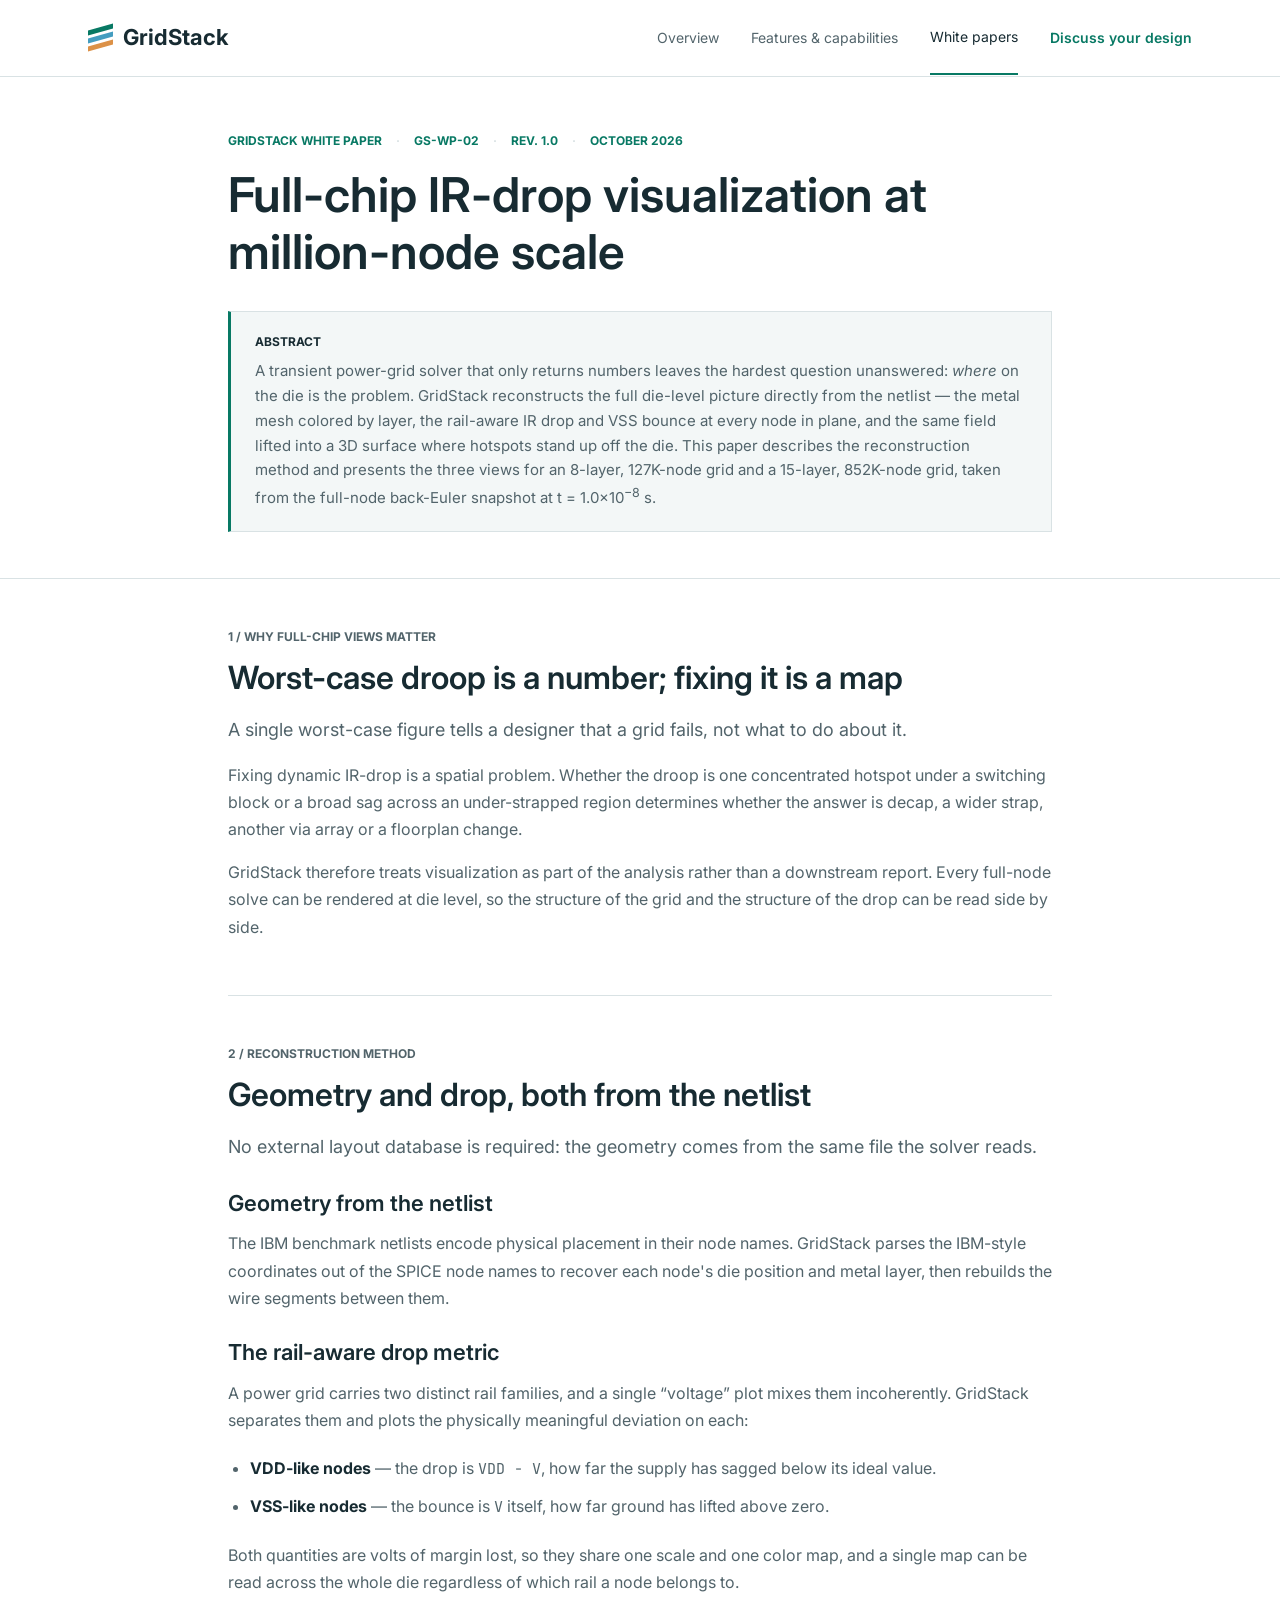
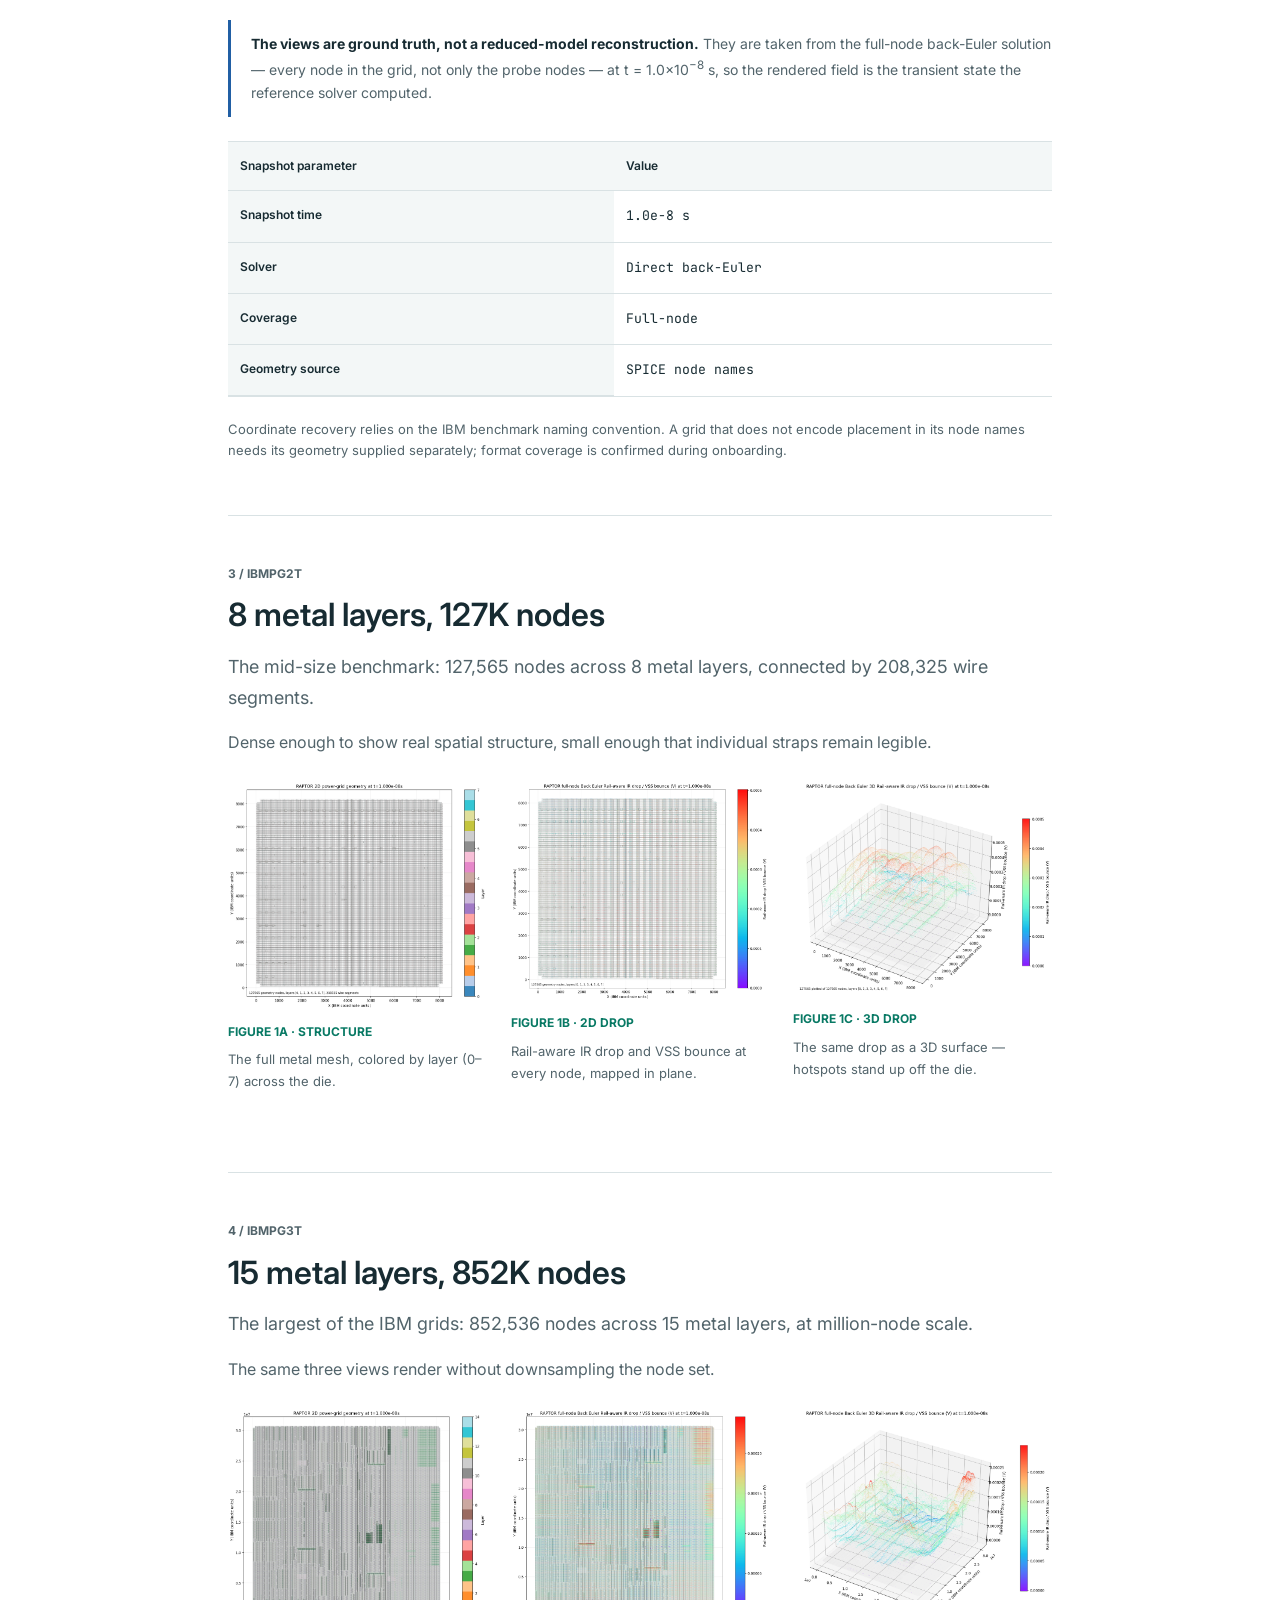
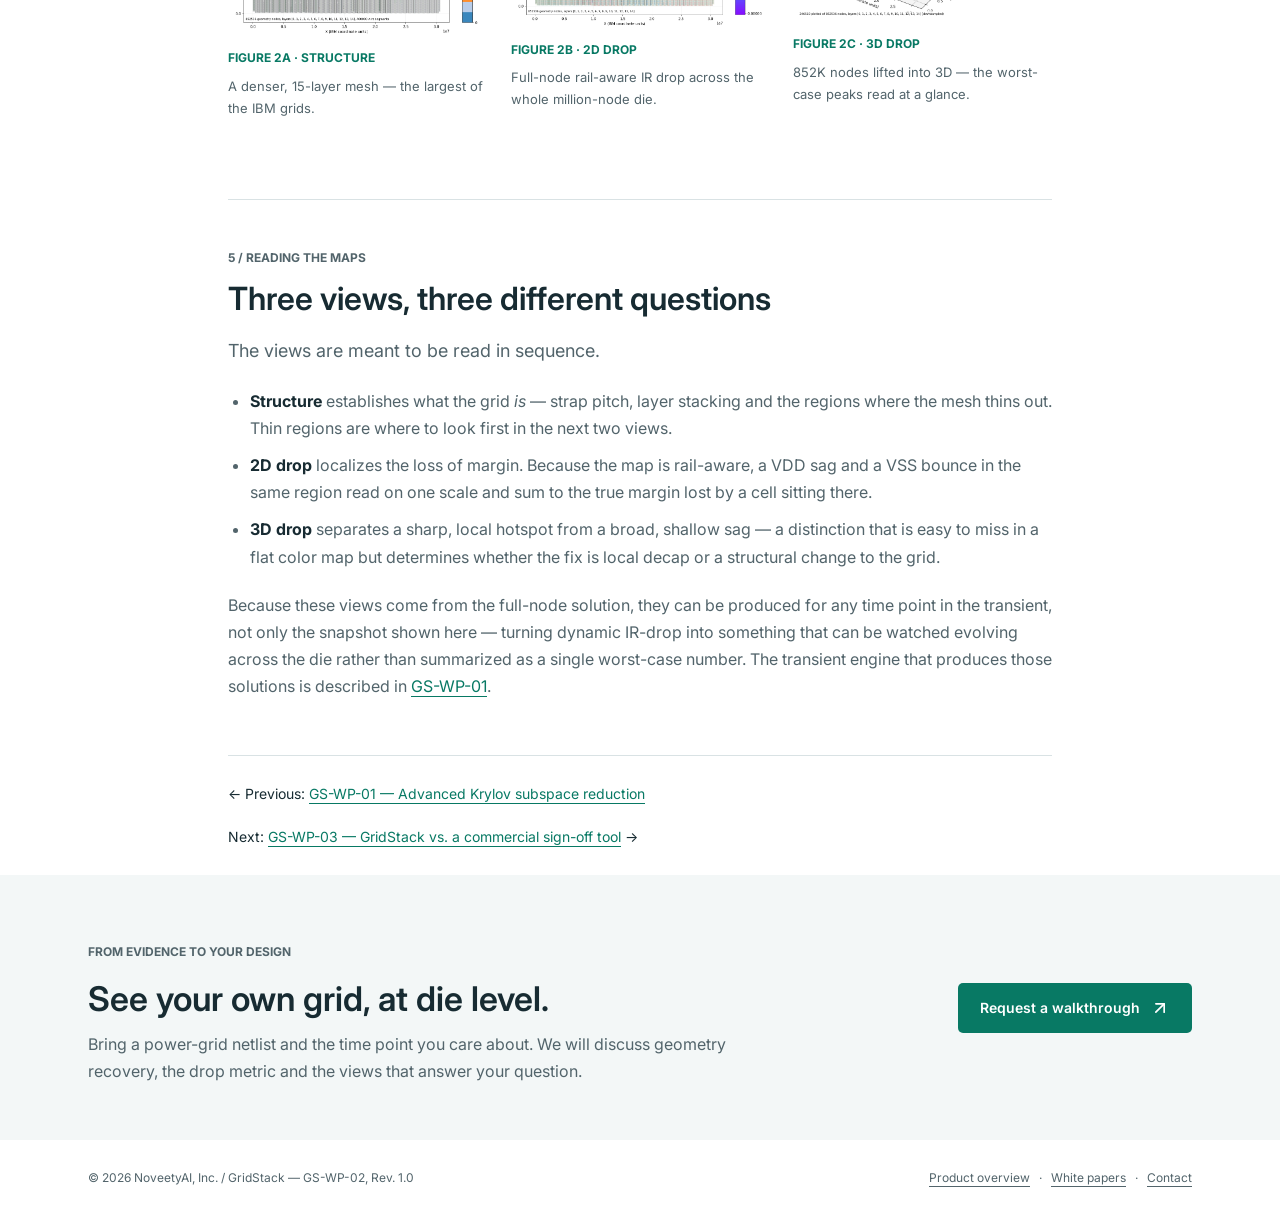
<file: whitepapers/wp02-fullchip-visualization.html>
<!doctype html>
<html lang="en">
<head><meta charset="utf-8"><meta name="viewport" content="width=device-width, initial-scale=1"><title>GS-WP-02 | Full-chip IR-drop visualization at million-node scale &mdash; GridStack white paper</title><meta name="description" content="GridStack white paper GS-WP-02: reconstructing die-level metal structure and rail-aware IR drop / VSS bounce from SPICE geometry, in plane and in 3D, for the IBM transient power-grid benchmarks."><meta property="og:title" content="GridStack GS-WP-02 | Full-chip IR-drop visualization"><meta property="og:description" content="Die-level structure, in-plane IR drop and 3D drop surfaces reconstructed from the power-grid netlist."><meta property="og:type" content="article"><link rel="icon" href="../assets/img/gridstack.svg" type="image/svg+xml"><link rel="preconnect" href="https://fonts.googleapis.com"><link rel="preconnect" href="https://fonts.gstatic.com" crossorigin><link href="https://fonts.googleapis.com/css2?family=Inter:wght@400;500;600;700;800&family=JetBrains+Mono:wght@400;600;700&display=swap" rel="stylesheet"><link rel="stylesheet" href="../assets/css/gridstack.css"><script src="../assets/js/site.js" defer></script></head>
<body>
<a class="skip" href="#main">Skip to content</a>
<header class="site-header"><div class="wrap header-inner"><a class="brand" href="../index.html" aria-label="GridStack home"><span class="brand-mark" aria-hidden="true"><i></i><i></i><i></i></span>GridStack</a><button class="menu-button" aria-expanded="false" aria-controls="navigation" aria-label="Toggle navigation" title="Menu"><svg class="icon" aria-hidden="true" viewBox="0 0 24 24" fill="none" stroke="currentColor" stroke-width="2" stroke-linecap="round" stroke-linejoin="round"><path d="M4 5h16"/><path d="M4 12h16"/><path d="M4 19h16"/></svg></button><nav class="nav" id="navigation" aria-label="Main navigation"><a href="../index.html">Overview</a><a href="../index.html#capabilities">Features &amp; capabilities</a><a href="../index.html#whitepapers" aria-current="page">White papers</a><a class="contact-link" href="#contact">Discuss your design</a></nav></div></header>
<main id="main">
<section class="page-intro"><div class="wrap paper-body"><p class="paper-meta"><span>GridStack white paper</span><span>GS-WP-02</span><span>Rev. 1.0</span><span>October 2026</span></p><h1>Full-chip IR-drop visualization at million-node scale</h1>
<div class="paper-abstract"><strong>Abstract</strong>A transient power-grid solver that only returns numbers leaves the hardest question unanswered: <i>where</i> on the die is the problem. GridStack reconstructs the full die-level picture directly from the netlist &mdash; the metal mesh colored by layer, the rail-aware IR drop and VSS bounce at every node in plane, and the same field lifted into a 3D surface where hotspots stand up off the die. This paper describes the reconstruction method and presents the three views for an 8-layer, 127K-node grid and a 15-layer, 852K-node grid, taken from the full-node back-Euler snapshot at t&nbsp;=&nbsp;1.0&times;10<sup>&minus;8</sup>&nbsp;s.</div></div></section>
<div class="wrap paper-body">

<section class="feature-section" id="why"><p class="feature-number">1 / WHY FULL-CHIP VIEWS MATTER</p><h2>Worst-case droop is a number; fixing it is a map</h2><p class="intro-copy">A single worst-case figure tells a designer that a grid fails, not what to do about it.</p><p>Fixing dynamic IR-drop is a spatial problem. Whether the droop is one concentrated hotspot under a switching block or a broad sag across an under-strapped region determines whether the answer is decap, a wider strap, another via array or a floorplan change.</p>
<p>GridStack therefore treats visualization as part of the analysis rather than a downstream report. Every full-node solve can be rendered at die level, so the structure of the grid and the structure of the drop can be read side by side.</p>
</section>

<section class="feature-section" id="method"><p class="feature-number">2 / RECONSTRUCTION METHOD</p><h2>Geometry and drop, both from the netlist</h2><p class="intro-copy">No external layout database is required: the geometry comes from the same file the solver reads.</p>
<h3>Geometry from the netlist</h3>
<p>The IBM benchmark netlists encode physical placement in their node names. GridStack parses the IBM-style coordinates out of the SPICE node names to recover each node's die position and metal layer, then rebuilds the wire segments between them.</p>
<h3>The rail-aware drop metric</h3>
<p>A power grid carries two distinct rail families, and a single &ldquo;voltage&rdquo; plot mixes them incoherently. GridStack separates them and plots the physically meaningful deviation on each:</p>
<ul>
<li><b>VDD-like nodes</b> &mdash; the drop is <span class="mono">VDD &minus; V</span>, how far the supply has sagged below its ideal value.</li>
<li><b>VSS-like nodes</b> &mdash; the bounce is <span class="mono">V</span> itself, how far ground has lifted above zero.</li>
</ul>
<p>Both quantities are volts of margin lost, so they share one scale and one color map, and a single map can be read across the whole die regardless of which rail a node belongs to.</p>
<div class="reading-note"><strong>The views are ground truth, not a reduced-model reconstruction.</strong> They are taken from the full-node back-Euler solution &mdash; every node in the grid, not only the probe nodes &mdash; at t&nbsp;=&nbsp;1.0&times;10<sup>&minus;8</sup>&nbsp;s, so the rendered field is the transient state the reference solver computed.</div>
<div class="table-wrap"><table><thead><tr><th scope="col">Snapshot parameter</th><th scope="col">Value</th></tr></thead><tbody>
<tr><th scope="row">Snapshot time</th><td class="mono">1.0e-8 s</td></tr>
<tr><th scope="row">Solver</th><td class="mono">Direct back-Euler</td></tr>
<tr><th scope="row">Coverage</th><td class="mono">Full-node</td></tr>
<tr><th scope="row">Geometry source</th><td class="mono">SPICE node names</td></tr>
</tbody></table></div>
<p class="note">Coordinate recovery relies on the IBM benchmark naming convention. A grid that does not encode placement in its node names needs its geometry supplied separately; format coverage is confirmed during onboarding.</p>
</section>

<section class="feature-section" id="ibmpg2t"><p class="feature-number">3 / IBMPG2T</p><h2>8 metal layers, 127K nodes</h2><p class="intro-copy">The mid-size benchmark: 127,565 nodes across 8 metal layers, connected by 208,325 wire segments.</p><p>Dense enough to show real spatial structure, small enough that individual straps remain legible.</p>
<div class="figure-trio">
<figure class="figure"><button class="image-open" aria-label="Expand the ibmpg2t structure view"><img src="../assets/figs/views/ibmpg2t_structure_2d.png" alt="2D power-grid geometry for ibmpg2t, colored by metal layer" loading="lazy"></button><figcaption><span class="step">Figure 1a &middot; Structure</span>The full metal mesh, colored by layer (0&ndash;7) across the die.</figcaption></figure>
<figure class="figure"><button class="image-open" aria-label="Expand the ibmpg2t 2D drop view"><img src="../assets/figs/views/ibmpg2t_drop_2d.png" alt="2D rail-aware IR-drop and VSS-bounce map for ibmpg2t" loading="lazy"></button><figcaption><span class="step">Figure 1b &middot; 2D drop</span>Rail-aware IR drop and VSS bounce at every node, mapped in plane.</figcaption></figure>
<figure class="figure"><button class="image-open" aria-label="Expand the ibmpg2t 3D drop view"><img src="../assets/figs/views/ibmpg2t_drop_3d.png" alt="3D rail-aware IR-drop and VSS-bounce surface for ibmpg2t" loading="lazy"></button><figcaption><span class="step">Figure 1c &middot; 3D drop</span>The same drop as a 3D surface &mdash; hotspots stand up off the die.</figcaption></figure>
</div>
</section>

<section class="feature-section" id="ibmpg3t"><p class="feature-number">4 / IBMPG3T</p><h2>15 metal layers, 852K nodes</h2><p class="intro-copy">The largest of the IBM grids: 852,536 nodes across 15 metal layers, at million-node scale.</p><p>The same three views render without downsampling the node set.</p>
<div class="figure-trio">
<figure class="figure"><button class="image-open" aria-label="Expand the ibmpg3t structure view"><img src="../assets/figs/views/ibmpg3t_structure_2d.png" alt="2D power-grid geometry for ibmpg3t, colored by metal layer" loading="lazy"></button><figcaption><span class="step">Figure 2a &middot; Structure</span>A denser, 15-layer mesh &mdash; the largest of the IBM grids.</figcaption></figure>
<figure class="figure"><button class="image-open" aria-label="Expand the ibmpg3t 2D drop view"><img src="../assets/figs/views/ibmpg3t_drop_2d.png" alt="2D rail-aware IR-drop and VSS-bounce map for ibmpg3t" loading="lazy"></button><figcaption><span class="step">Figure 2b &middot; 2D drop</span>Full-node rail-aware IR drop across the whole million-node die.</figcaption></figure>
<figure class="figure"><button class="image-open" aria-label="Expand the ibmpg3t 3D drop view"><img src="../assets/figs/views/ibmpg3t_drop_3d.png" alt="3D rail-aware IR-drop and VSS-bounce surface for ibmpg3t" loading="lazy"></button><figcaption><span class="step">Figure 2c &middot; 3D drop</span>852K nodes lifted into 3D &mdash; the worst-case peaks read at a glance.</figcaption></figure>
</div>
</section>

<section class="feature-section" id="reading"><p class="feature-number">5 / READING THE MAPS</p><h2>Three views, three different questions</h2><p class="intro-copy">The views are meant to be read in sequence.</p>
<ul>
<li><b>Structure</b> establishes what the grid <i>is</i> &mdash; strap pitch, layer stacking and the regions where the mesh thins out. Thin regions are where to look first in the next two views.</li>
<li><b>2D drop</b> localizes the loss of margin. Because the map is rail-aware, a VDD sag and a VSS bounce in the same region read on one scale and sum to the true margin lost by a cell sitting there.</li>
<li><b>3D drop</b> separates a sharp, local hotspot from a broad, shallow sag &mdash; a distinction that is easy to miss in a flat color map but determines whether the fix is local decap or a structural change to the grid.</li>
</ul>
<p>Because these views come from the full-node solution, they can be produced for any time point in the transient, not only the snapshot shown here &mdash; turning dynamic IR-drop into something that can be watched evolving across the die rather than summarized as a single worst-case number. The transient engine that produces those solutions is described in <a href="wp01-krylov-reduction.html">GS-WP-01</a>.</p>
</section>

<nav class="paper-nav" aria-label="White paper series"><span>&larr; Previous: <a href="wp01-krylov-reduction.html">GS-WP-01 &mdash; Advanced Krylov subspace reduction</a></span><span>Next: <a href="wp03-signoff-correlation.html">GS-WP-03 &mdash; GridStack vs. a commercial sign-off tool</a> &rarr;</span></nav>
</div>
<section class="contact-band" id="contact"><div class="wrap contact-inner"><div><p class="eyebrow">From evidence to your design</p><h2>See your own grid, at die level.</h2><p>Bring a power-grid netlist and the time point you care about. We will discuss geometry recovery, the drop metric and the views that answer your question.</p></div><a class="button" href="mailto:noveetyai@noveetymanagement.com?subject=GridStack%20design%20discussion%20(GS-WP-02)">Request a walkthrough <svg class="icon" aria-hidden="true" viewBox="0 0 24 24" fill="none" stroke="currentColor" stroke-width="2" stroke-linecap="round" stroke-linejoin="round"><path d="M7 7h10v10"/><path d="M7 17 17 7"/></svg></a></div></section>
</main>
<footer><div class="wrap footer-inner"><span>&copy; 2026 NoveetyAI, Inc. / GridStack &mdash; GS-WP-02, Rev. 1.0</span><span><a href="../index.html">Product overview</a> &nbsp; &middot; &nbsp; <a href="../index.html#whitepapers">White papers</a> &nbsp; &middot; &nbsp; <a href="mailto:noveetyai@noveetymanagement.com">Contact</a></span></div></footer>
<dialog class="lightbox" aria-label="Expanded analysis figure"><button class="close-button" aria-label="Close image" title="Close"><svg class="icon" aria-hidden="true" viewBox="0 0 24 24" fill="none" stroke="currentColor" stroke-width="2" stroke-linecap="round" stroke-linejoin="round"><path d="M18 6 6 18"/><path d="m6 6 12 12"/></svg></button><img alt=""><p></p></dialog>
</body></html>
</file>
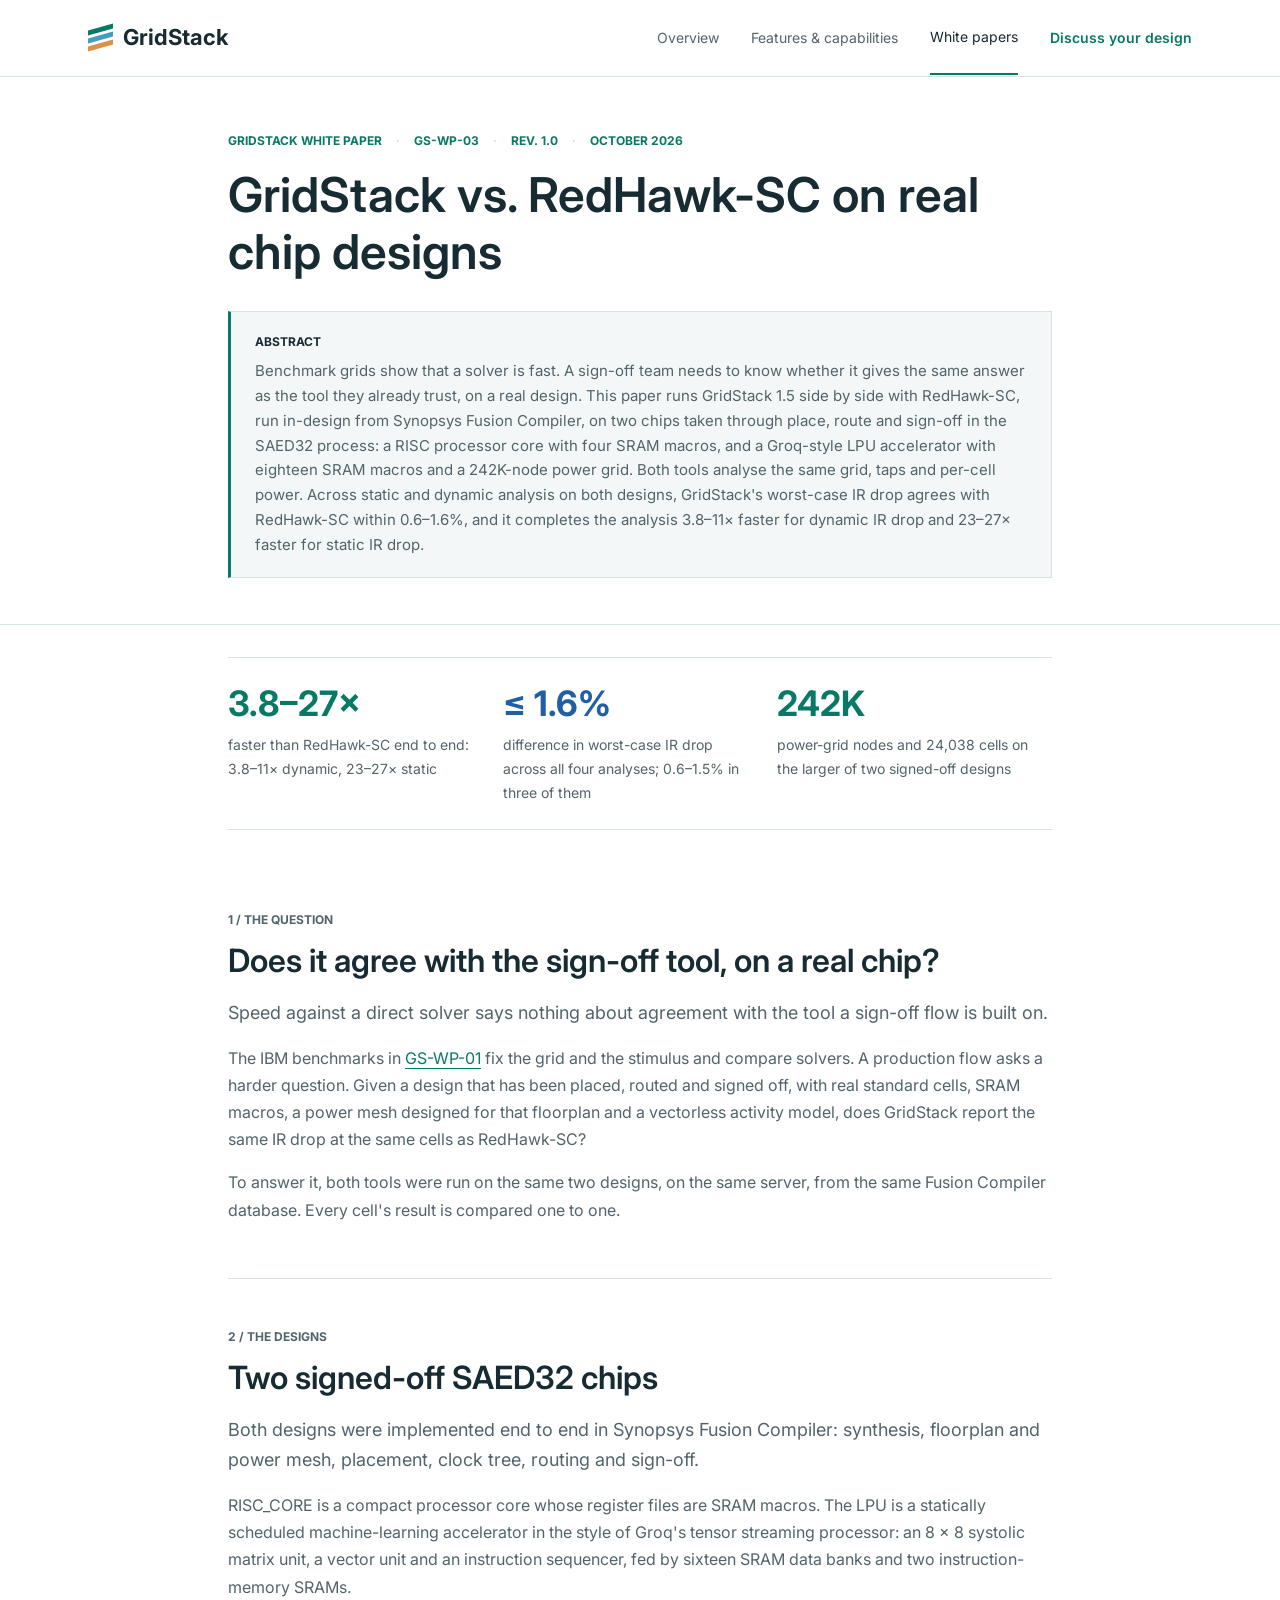
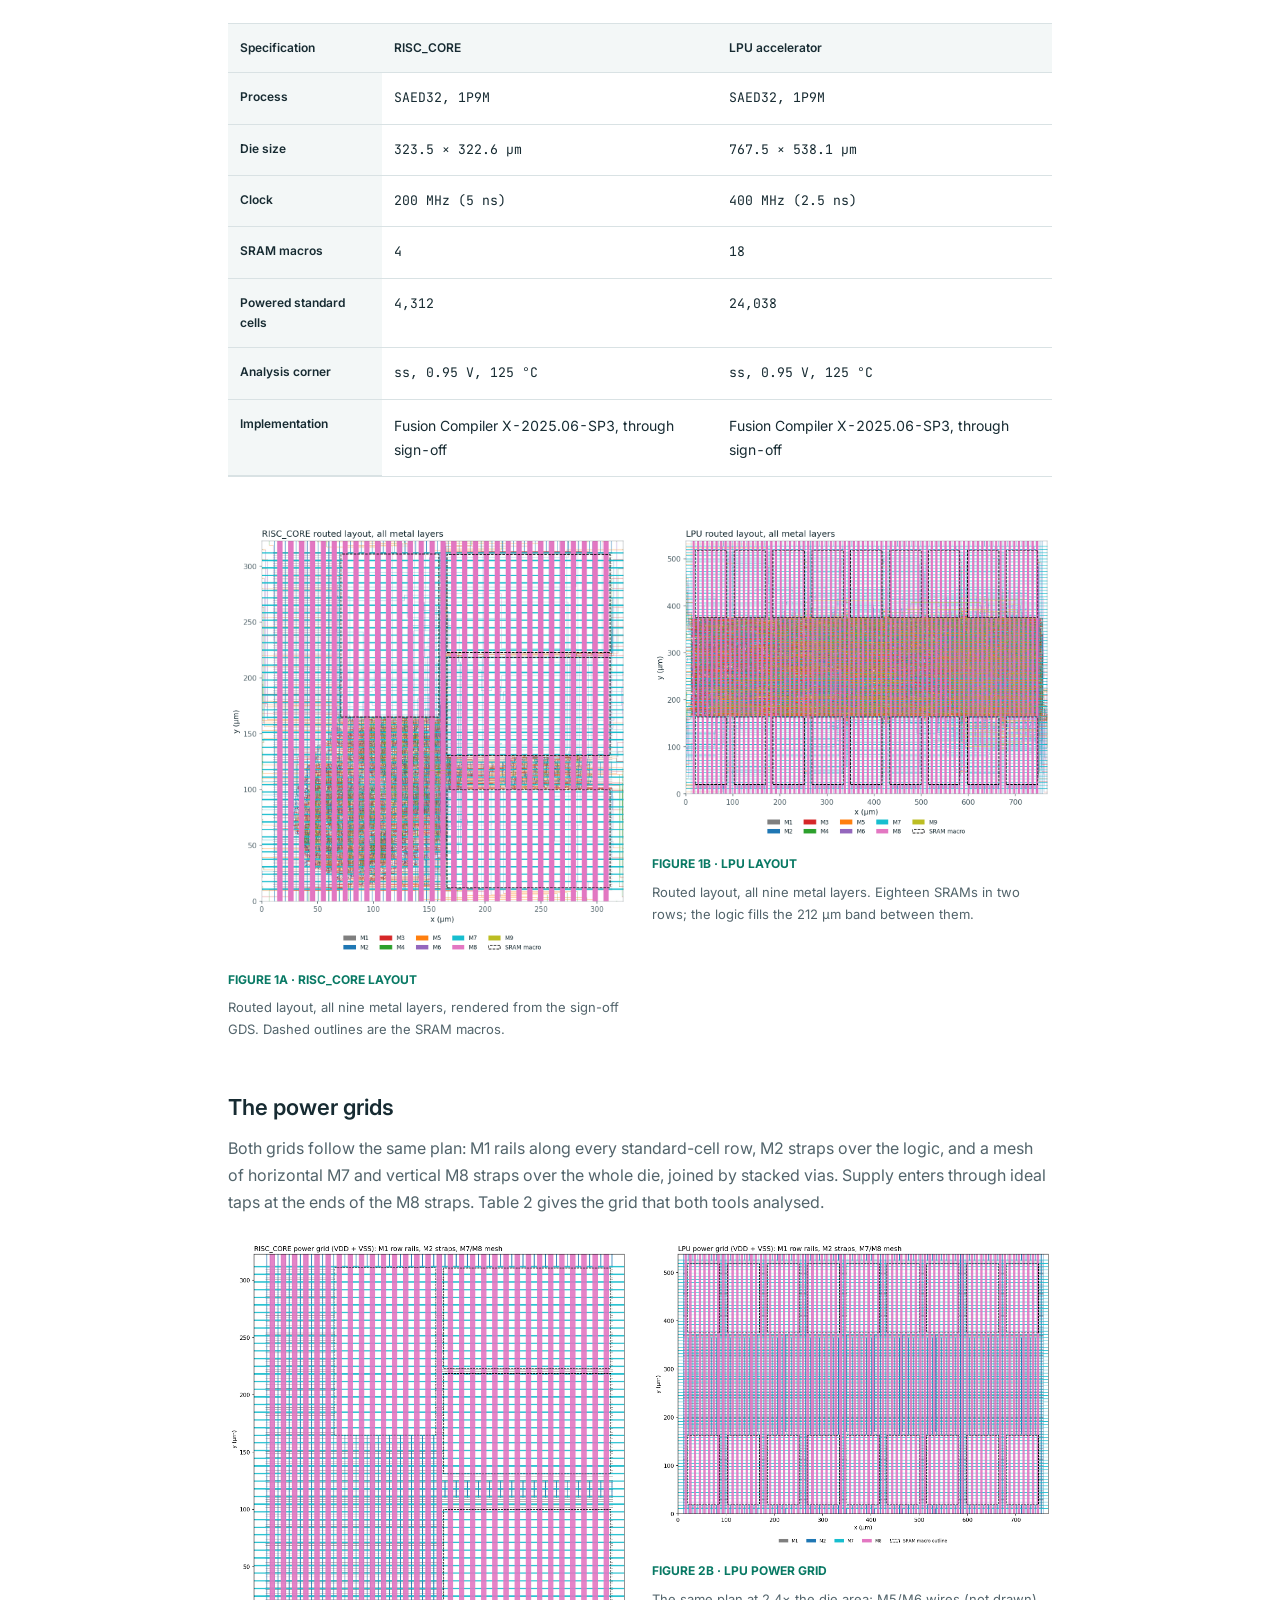
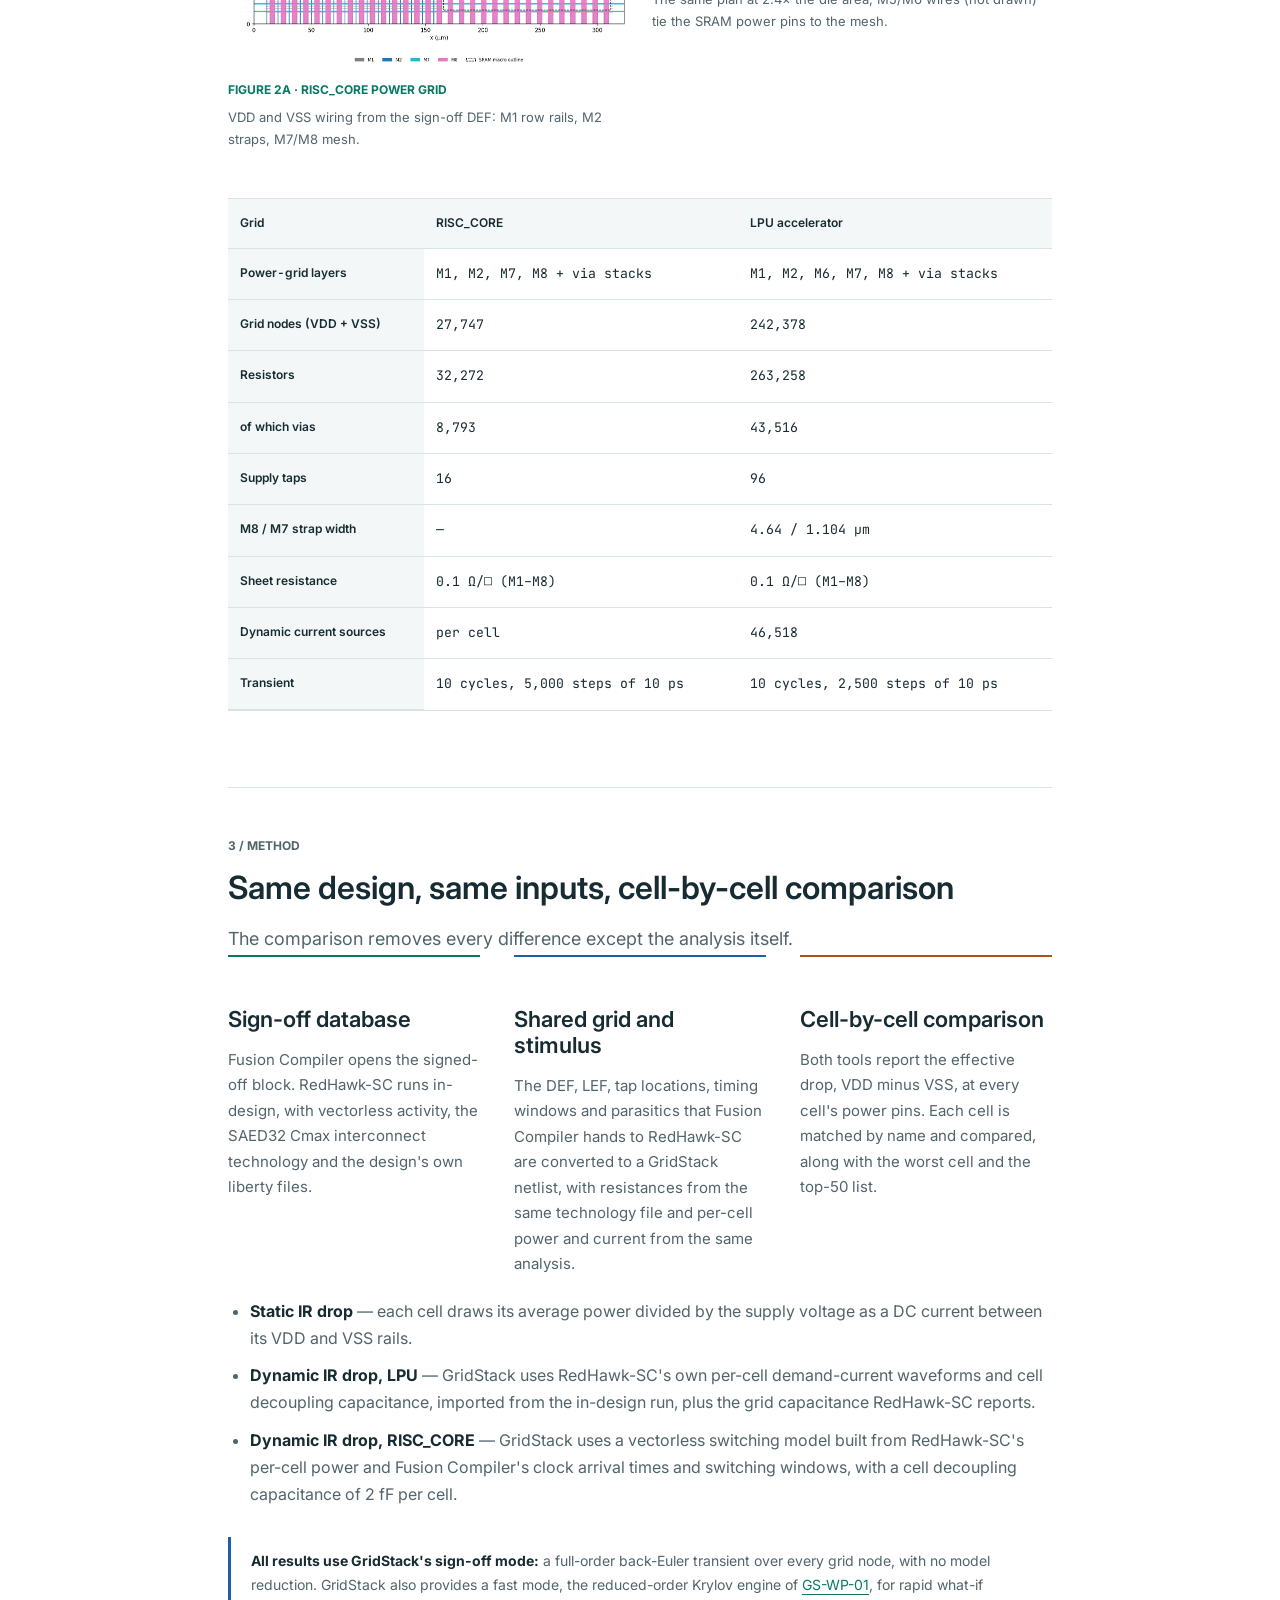
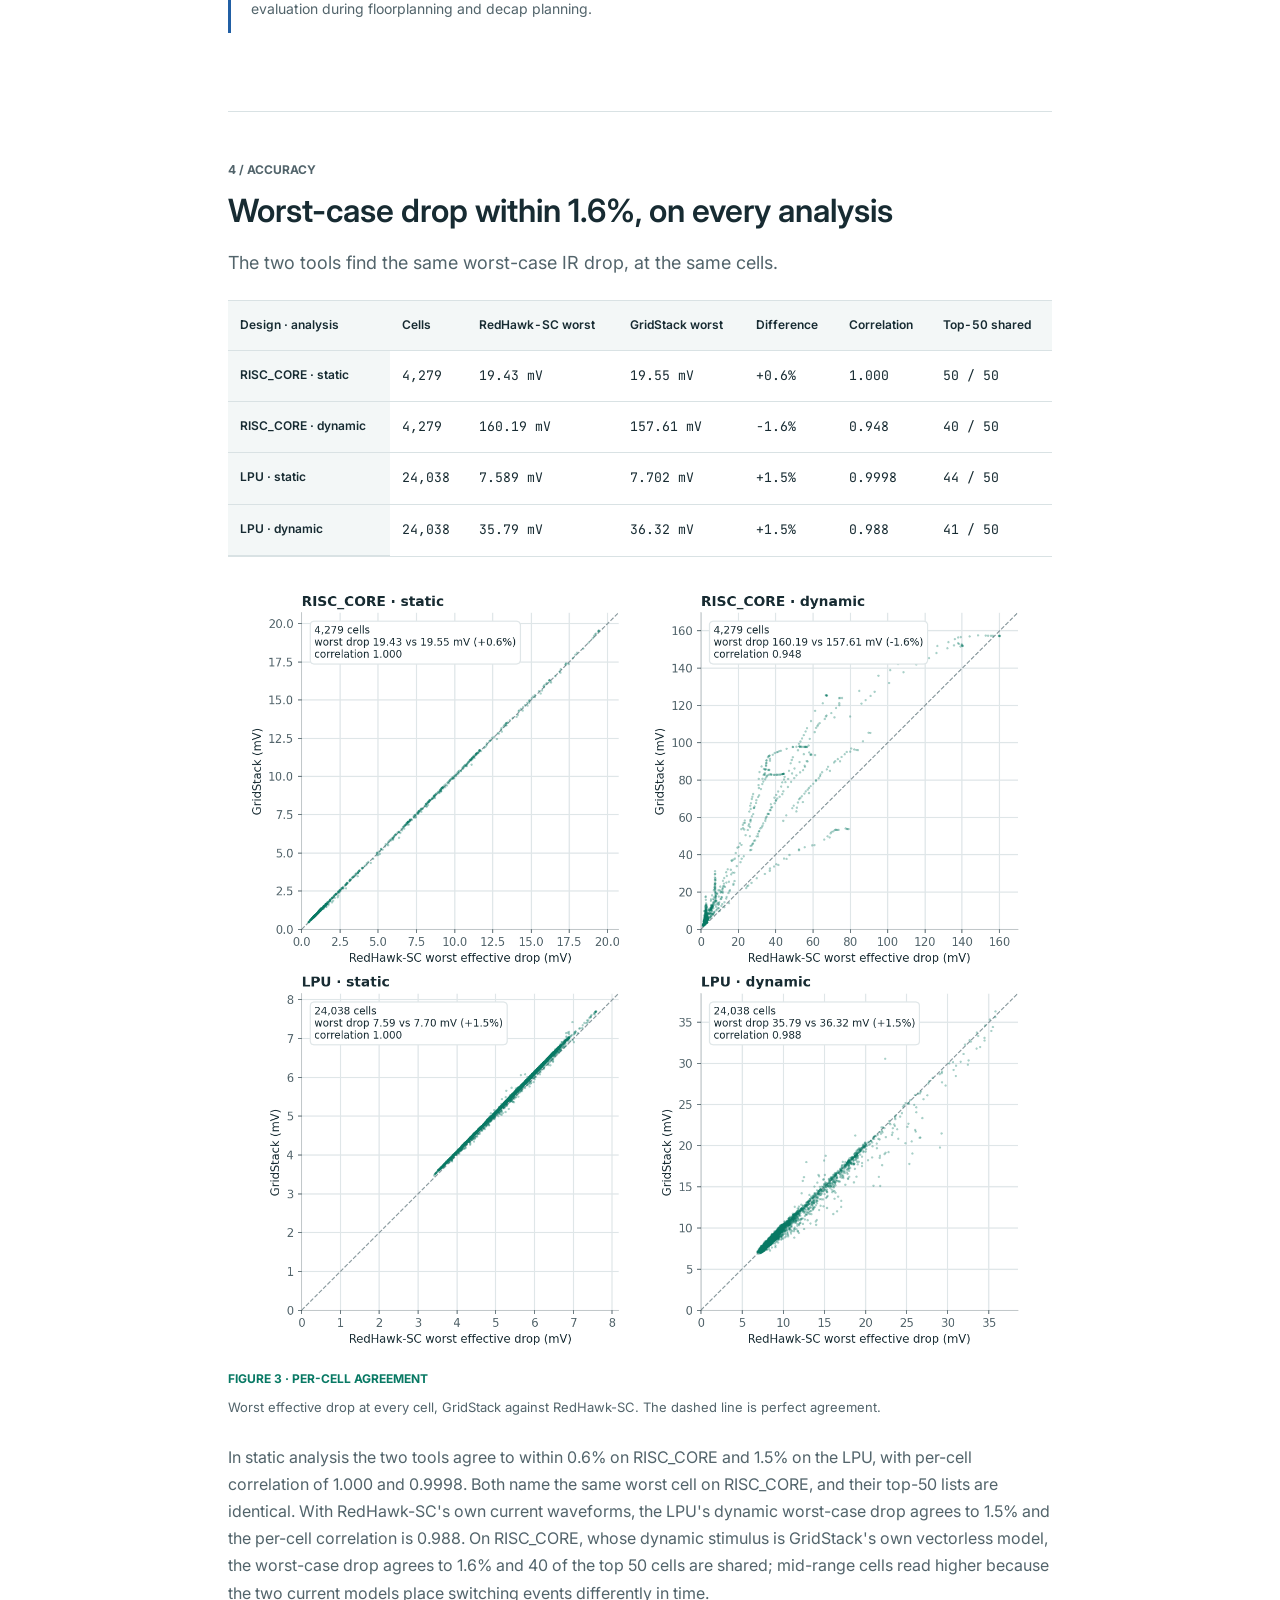
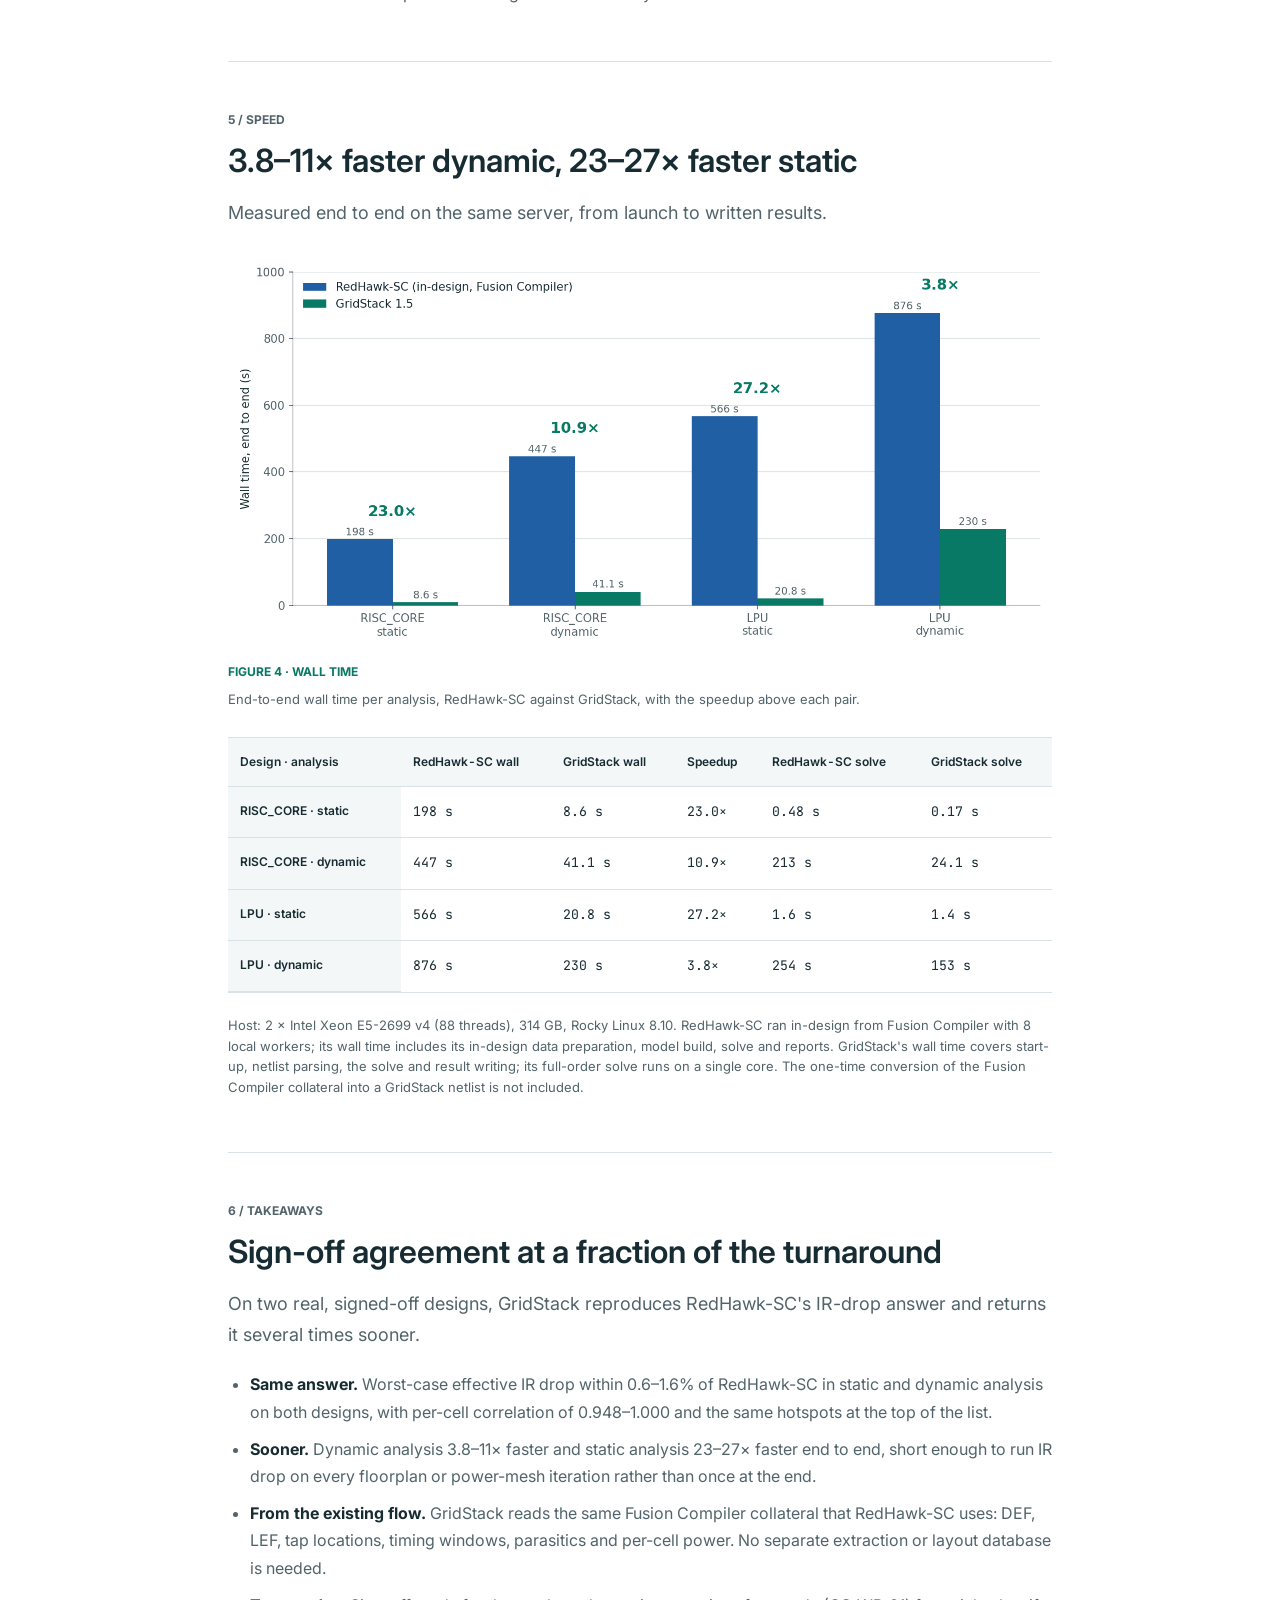
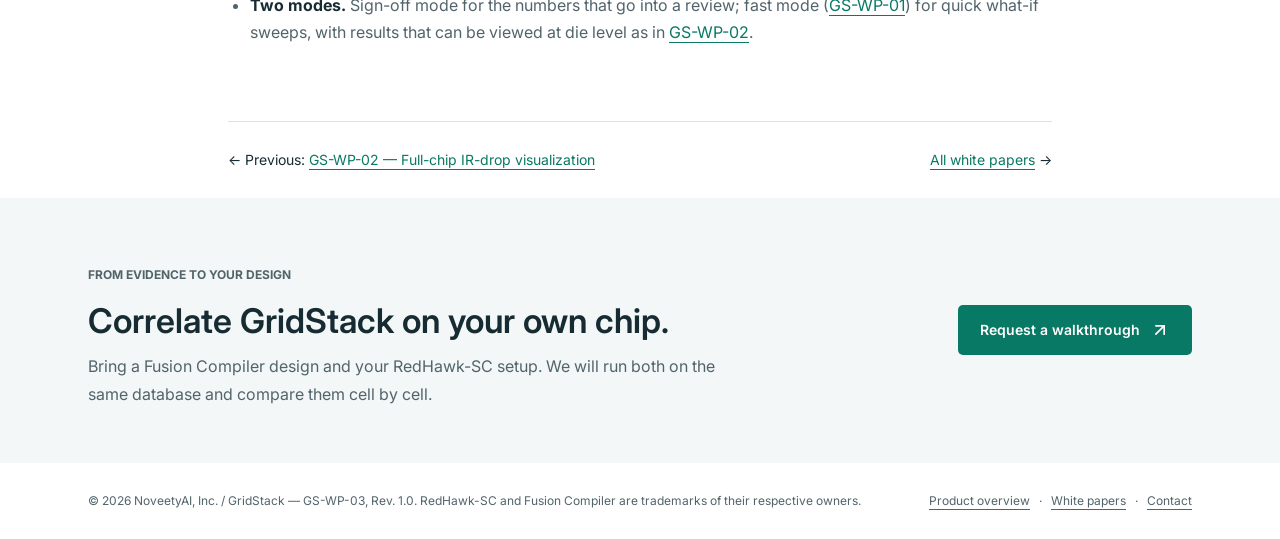
<file: whitepapers/wp03-redhawk-correlation.html>
<!doctype html>
<html lang="en">
<head><meta charset="utf-8"><meta name="viewport" content="width=device-width, initial-scale=1"><title>GS-WP-03 | GridStack vs. RedHawk-SC on real chip designs &mdash; GridStack white paper</title><meta name="description" content="GridStack white paper GS-WP-03: GridStack 1.5 against in-design RedHawk-SC on two signed-off Fusion Compiler designs, a RISC core and a 242K-node LPU accelerator. Worst-case IR drop within 1.6%, 3.8&ndash;27&times; faster end to end."><meta property="og:title" content="GridStack GS-WP-03 | GridStack vs. RedHawk-SC on real chip designs"><meta property="og:description" content="Static and dynamic IR-drop correlation with RedHawk-SC on two real SAED32 designs: worst-case drop within 1.6%, 3.8&ndash;27&times; faster."><meta property="og:type" content="article"><link rel="icon" href="../assets/img/gridstack.svg" type="image/svg+xml"><link rel="preconnect" href="https://fonts.googleapis.com"><link rel="preconnect" href="https://fonts.gstatic.com" crossorigin><link href="https://fonts.googleapis.com/css2?family=Inter:wght@400;500;600;700;800&family=JetBrains+Mono:wght@400;600;700&display=swap" rel="stylesheet"><link rel="stylesheet" href="../assets/css/gridstack.css"><script src="../assets/js/site.js" defer></script></head>
<body>
<a class="skip" href="#main">Skip to content</a>
<header class="site-header"><div class="wrap header-inner"><a class="brand" href="../index.html" aria-label="GridStack home"><span class="brand-mark" aria-hidden="true"><i></i><i></i><i></i></span>GridStack</a><button class="menu-button" aria-expanded="false" aria-controls="navigation" aria-label="Toggle navigation" title="Menu"><svg class="icon" aria-hidden="true" viewBox="0 0 24 24" fill="none" stroke="currentColor" stroke-width="2" stroke-linecap="round" stroke-linejoin="round"><path d="M4 5h16"/><path d="M4 12h16"/><path d="M4 19h16"/></svg></button><nav class="nav" id="navigation" aria-label="Main navigation"><a href="../index.html">Overview</a><a href="../index.html#capabilities">Features &amp; capabilities</a><a href="../index.html#whitepapers" aria-current="page">White papers</a><a class="contact-link" href="#contact">Discuss your design</a></nav></div></header>
<main id="main">
<section class="page-intro"><div class="wrap paper-body"><p class="paper-meta"><span>GridStack white paper</span><span>GS-WP-03</span><span>Rev. 1.0</span><span>October 2026</span></p><h1>GridStack vs. RedHawk-SC on real chip designs</h1>
<div class="paper-abstract"><strong>Abstract</strong>Benchmark grids show that a solver is fast. A sign-off team needs to know whether it gives the same answer as the tool they already trust, on a real design. This paper runs GridStack 1.5 side by side with RedHawk-SC, run in-design from Synopsys Fusion Compiler, on two chips taken through place, route and sign-off in the SAED32 process: a RISC processor core with four SRAM macros, and a Groq-style LPU accelerator with eighteen SRAM macros and a 242K-node power grid. Both tools analyse the same grid, taps and per-cell power. Across static and dynamic analysis on both designs, GridStack's worst-case IR drop agrees with RedHawk-SC within 0.6&ndash;1.6%, and it completes the analysis 3.8&ndash;11&times; faster for dynamic IR drop and 23&ndash;27&times; faster for static IR drop.</div></div></section>
<div class="wrap paper-body">

<div class="evidence" role="list" aria-label="Headline results">
<div role="listitem"><strong>3.8&ndash;27&times;</strong><span>faster than RedHawk-SC end to end: 3.8&ndash;11&times; dynamic, 23&ndash;27&times; static</span></div>
<div role="listitem"><strong class="blue">&le;&nbsp;1.6%</strong><span>difference in worst-case IR drop across all four analyses; 0.6&ndash;1.5% in three of them</span></div>
<div role="listitem"><strong>242K</strong><span>power-grid nodes and 24,038 cells on the larger of two signed-off designs</span></div>
</div>

<section class="feature-section" id="question"><p class="feature-number">1 / THE QUESTION</p><h2>Does it agree with the sign-off tool, on a real chip?</h2><p class="intro-copy">Speed against a direct solver says nothing about agreement with the tool a sign-off flow is built on.</p>
<p>The IBM benchmarks in <a href="wp01-krylov-reduction.html">GS-WP-01</a> fix the grid and the stimulus and compare solvers. A production flow asks a harder question. Given a design that has been placed, routed and signed off, with real standard cells, SRAM macros, a power mesh designed for that floorplan and a vectorless activity model, does GridStack report the same IR drop at the same cells as RedHawk-SC?</p>
<p>To answer it, both tools were run on the same two designs, on the same server, from the same Fusion Compiler database. Every cell's result is compared one to one.</p>
</section>

<section class="feature-section" id="designs"><p class="feature-number">2 / THE DESIGNS</p><h2>Two signed-off SAED32 chips</h2><p class="intro-copy">Both designs were implemented end to end in Synopsys Fusion Compiler: synthesis, floorplan and power mesh, placement, clock tree, routing and sign-off.</p>
<p>RISC_CORE is a compact processor core whose register files are SRAM macros. The LPU is a statically scheduled machine-learning accelerator in the style of Groq's tensor streaming processor: an 8&nbsp;&times;&nbsp;8 systolic matrix unit, a vector unit and an instruction sequencer, fed by sixteen SRAM data banks and two instruction-memory SRAMs.</p>
<div class="table-wrap"><table><caption class="print-note">Table 1 &mdash; Design specifications.</caption><thead><tr><th scope="col">Specification</th><th scope="col">RISC_CORE</th><th scope="col">LPU accelerator</th></tr></thead><tbody>
<tr><th scope="row">Process</th><td class="mono">SAED32, 1P9M</td><td class="mono">SAED32, 1P9M</td></tr>
<tr><th scope="row">Die size</th><td class="mono">323.5 &times; 322.6 &micro;m</td><td class="mono">767.5 &times; 538.1 &micro;m</td></tr>
<tr><th scope="row">Clock</th><td class="mono">200 MHz (5 ns)</td><td class="mono">400 MHz (2.5 ns)</td></tr>
<tr><th scope="row">SRAM macros</th><td class="mono">4</td><td class="mono">18</td></tr>
<tr><th scope="row">Powered standard cells</th><td class="mono">4,312</td><td class="mono">24,038</td></tr>
<tr><th scope="row">Analysis corner</th><td class="mono">ss, 0.95 V, 125 &deg;C</td><td class="mono">ss, 0.95 V, 125 &deg;C</td></tr>
<tr><th scope="row">Implementation</th><td>Fusion Compiler X-2025.06-SP3, through sign-off</td><td>Fusion Compiler X-2025.06-SP3, through sign-off</td></tr>
</tbody></table></div>
<div class="figure-pair">
<figure class="figure"><button class="image-open" aria-label="Expand the RISC_CORE layout"><img src="../assets/figs/rhsc/risc_layout.png" alt="RISC_CORE routed layout with all nine metal layers; four SRAM macros outlined on the right and top, standard-cell logic in the lower left" loading="lazy"></button><figcaption><span class="step">Figure 1a &middot; RISC_CORE layout</span>Routed layout, all nine metal layers, rendered from the sign-off GDS. Dashed outlines are the SRAM macros.</figcaption></figure>
<figure class="figure"><button class="image-open" aria-label="Expand the LPU layout"><img src="../assets/figs/rhsc/lpu_layout.png" alt="LPU routed layout with all nine metal layers; two rows of nine SRAM macros above and below a dense logic band" loading="lazy"></button><figcaption><span class="step">Figure 1b &middot; LPU layout</span>Routed layout, all nine metal layers. Eighteen SRAMs in two rows; the logic fills the 212&nbsp;&micro;m band between them.</figcaption></figure>
</div>
<h3>The power grids</h3>
<p>Both grids follow the same plan: M1 rails along every standard-cell row, M2 straps over the logic, and a mesh of horizontal M7 and vertical M8 straps over the whole die, joined by stacked vias. Supply enters through ideal taps at the ends of the M8 straps. Table 2 gives the grid that both tools analysed.</p>
<div class="figure-pair">
<figure class="figure"><button class="image-open" aria-label="Expand the RISC_CORE power grid"><img src="../assets/figs/rhsc/risc_pg.png" alt="RISC_CORE power grid: M8 vertical straps, M7 horizontal straps, M2 straps and M1 row rails, with SRAM outlines" loading="lazy"></button><figcaption><span class="step">Figure 2a &middot; RISC_CORE power grid</span>VDD and VSS wiring from the sign-off DEF: M1 row rails, M2 straps, M7/M8 mesh.</figcaption></figure>
<figure class="figure"><button class="image-open" aria-label="Expand the LPU power grid"><img src="../assets/figs/rhsc/lpu_pg.png" alt="LPU power grid: M8 vertical straps and M7 horizontal straps across the die, M2 straps and M1 row rails in the logic band, with eighteen SRAM outlines" loading="lazy"></button><figcaption><span class="step">Figure 2b &middot; LPU power grid</span>The same plan at 2.4&times; the die area; M5/M6 wires (not drawn) tie the SRAM power pins to the mesh.</figcaption></figure>
</div>
<div class="table-wrap"><table><caption class="print-note">Table 2 &mdash; Extracted power grids.</caption><thead><tr><th scope="col">Grid</th><th scope="col">RISC_CORE</th><th scope="col">LPU accelerator</th></tr></thead><tbody>
<tr><th scope="row">Power-grid layers</th><td class="mono">M1, M2, M7, M8 + via stacks</td><td class="mono">M1, M2, M6, M7, M8 + via stacks</td></tr>
<tr><th scope="row">Grid nodes (VDD + VSS)</th><td class="mono">27,747</td><td class="mono">242,378</td></tr>
<tr><th scope="row">Resistors</th><td class="mono">32,272</td><td class="mono">263,258</td></tr>
<tr><th scope="row">of which vias</th><td class="mono">8,793</td><td class="mono">43,516</td></tr>
<tr><th scope="row">Supply taps</th><td class="mono">16</td><td class="mono">96</td></tr>
<tr><th scope="row">M8 / M7 strap width</th><td class="mono">&mdash;</td><td class="mono">4.64 / 1.104 &micro;m</td></tr>
<tr><th scope="row">Sheet resistance</th><td class="mono">0.1 &Omega;/&#9633; (M1&ndash;M8)</td><td class="mono">0.1 &Omega;/&#9633; (M1&ndash;M8)</td></tr>
<tr><th scope="row">Dynamic current sources</th><td class="mono">per cell</td><td class="mono">46,518</td></tr>
<tr><th scope="row">Transient</th><td class="mono">10 cycles, 5,000 steps of 10 ps</td><td class="mono">10 cycles, 2,500 steps of 10 ps</td></tr>
</tbody></table></div>
</section>

<section class="feature-section" id="method"><p class="feature-number">3 / METHOD</p><h2>Same design, same inputs, cell-by-cell comparison</h2><p class="intro-copy">The comparison removes every difference except the analysis itself.</p>
<div class="flow">
<article><h3>Sign-off database</h3><p>Fusion Compiler opens the signed-off block. RedHawk-SC runs in-design, with vectorless activity, the SAED32 Cmax interconnect technology and the design's own liberty files.</p></article>
<article><h3>Shared grid and stimulus</h3><p>The DEF, LEF, tap locations, timing windows and parasitics that Fusion Compiler hands to RedHawk-SC are converted to a GridStack netlist, with resistances from the same technology file and per-cell power and current from the same analysis.</p></article>
<article><h3>Cell-by-cell comparison</h3><p>Both tools report the effective drop, VDD minus VSS, at every cell's power pins. Each cell is matched by name and compared, along with the worst cell and the top-50 list.</p></article>
</div>
<ul>
<li><b>Static IR drop</b> &mdash; each cell draws its average power divided by the supply voltage as a DC current between its VDD and VSS rails.</li>
<li><b>Dynamic IR drop, LPU</b> &mdash; GridStack uses RedHawk-SC's own per-cell demand-current waveforms and cell decoupling capacitance, imported from the in-design run, plus the grid capacitance RedHawk-SC reports.</li>
<li><b>Dynamic IR drop, RISC_CORE</b> &mdash; GridStack uses a vectorless switching model built from RedHawk-SC's per-cell power and Fusion Compiler's clock arrival times and switching windows, with a cell decoupling capacitance of 2 fF per cell.</li>
</ul>
<div class="reading-note"><strong>All results use GridStack's sign-off mode:</strong> a full-order back-Euler transient over every grid node, with no model reduction. GridStack also provides a fast mode, the reduced-order Krylov engine of <a href="wp01-krylov-reduction.html">GS-WP-01</a>, for rapid what-if evaluation during floorplanning and decap planning.</div>
</section>

<section class="feature-section" id="accuracy"><p class="feature-number">4 / ACCURACY</p><h2>Worst-case drop within 1.6%, on every analysis</h2><p class="intro-copy">The two tools find the same worst-case IR drop, at the same cells.</p>
<div class="table-wrap"><table><caption class="print-note">Table 3 &mdash; Worst-case effective IR drop and per-cell agreement.</caption><thead><tr><th scope="col">Design &middot; analysis</th><th scope="col">Cells</th><th scope="col">RedHawk-SC worst</th><th scope="col">GridStack worst</th><th scope="col">Difference</th><th scope="col">Correlation</th><th scope="col">Top-50 shared</th></tr></thead><tbody>
<tr><th scope="row">RISC_CORE &middot; static</th><td class="mono">4,279</td><td class="mono">19.43 mV</td><td class="mono">19.55 mV</td><td class="mono">+0.6%</td><td class="mono">1.000</td><td class="mono">50 / 50</td></tr>
<tr><th scope="row">RISC_CORE &middot; dynamic</th><td class="mono">4,279</td><td class="mono">160.19 mV</td><td class="mono">157.61 mV</td><td class="mono">&minus;1.6%</td><td class="mono">0.948</td><td class="mono">40 / 50</td></tr>
<tr><th scope="row">LPU &middot; static</th><td class="mono">24,038</td><td class="mono">7.589 mV</td><td class="mono">7.702 mV</td><td class="mono">+1.5%</td><td class="mono">0.9998</td><td class="mono">44 / 50</td></tr>
<tr><th scope="row">LPU &middot; dynamic</th><td class="mono">24,038</td><td class="mono">35.79 mV</td><td class="mono">36.32 mV</td><td class="mono">+1.5%</td><td class="mono">0.988</td><td class="mono">41 / 50</td></tr>
</tbody></table></div>
<figure class="figure"><button class="image-open" aria-label="Expand the per-cell accuracy scatter plots"><img src="../assets/figs/rhsc/accuracy_scatter.png" alt="Four scatter plots of GridStack against RedHawk-SC worst effective drop per cell, for RISC_CORE and LPU, static and dynamic; points lie along the diagonal" loading="lazy"></button><figcaption><span class="step">Figure 3 &middot; Per-cell agreement</span>Worst effective drop at every cell, GridStack against RedHawk-SC. The dashed line is perfect agreement.</figcaption></figure>
<p>In static analysis the two tools agree to within 0.6% on RISC_CORE and 1.5% on the LPU, with per-cell correlation of 1.000 and 0.9998. Both name the same worst cell on RISC_CORE, and their top-50 lists are identical. With RedHawk-SC's own current waveforms, the LPU's dynamic worst-case drop agrees to 1.5% and the per-cell correlation is 0.988. On RISC_CORE, whose dynamic stimulus is GridStack's own vectorless model, the worst-case drop agrees to 1.6% and 40 of the top 50 cells are shared; mid-range cells read higher because the two current models place switching events differently in time.</p>
</section>

<section class="feature-section" id="speed"><p class="feature-number">5 / SPEED</p><h2>3.8&ndash;11&times; faster dynamic, 23&ndash;27&times; faster static</h2><p class="intro-copy">Measured end to end on the same server, from launch to written results.</p>
<figure class="figure"><button class="image-open" aria-label="Expand the wall-time chart"><img src="../assets/figs/rhsc/walltime.png" alt="Bar chart of wall time: RISC_CORE static 198 s vs 8.6 s, dynamic 447 s vs 41.1 s; LPU static 566 s vs 20.8 s, dynamic 876 s vs 230 s" loading="lazy"></button><figcaption><span class="step">Figure 4 &middot; Wall time</span>End-to-end wall time per analysis, RedHawk-SC against GridStack, with the speedup above each pair.</figcaption></figure>
<div class="table-wrap"><table><caption class="print-note">Table 4 &mdash; Runtime.</caption><thead><tr><th scope="col">Design &middot; analysis</th><th scope="col">RedHawk-SC wall</th><th scope="col">GridStack wall</th><th scope="col">Speedup</th><th scope="col">RedHawk-SC solve</th><th scope="col">GridStack solve</th></tr></thead><tbody>
<tr><th scope="row">RISC_CORE &middot; static</th><td class="mono">198 s</td><td class="mono">8.6 s</td><td class="mono">23.0&times;</td><td class="mono">0.48 s</td><td class="mono">0.17 s</td></tr>
<tr><th scope="row">RISC_CORE &middot; dynamic</th><td class="mono">447 s</td><td class="mono">41.1 s</td><td class="mono">10.9&times;</td><td class="mono">213 s</td><td class="mono">24.1 s</td></tr>
<tr><th scope="row">LPU &middot; static</th><td class="mono">566 s</td><td class="mono">20.8 s</td><td class="mono">27.2&times;</td><td class="mono">1.6 s</td><td class="mono">1.4 s</td></tr>
<tr><th scope="row">LPU &middot; dynamic</th><td class="mono">876 s</td><td class="mono">230 s</td><td class="mono">3.8&times;</td><td class="mono">254 s</td><td class="mono">153 s</td></tr>
</tbody></table></div>
<p class="note">Host: 2 &times; Intel Xeon E5-2699 v4 (88 threads), 314 GB, Rocky Linux 8.10. RedHawk-SC ran in-design from Fusion Compiler with 8 local workers; its wall time includes its in-design data preparation, model build, solve and reports. GridStack's wall time covers start-up, netlist parsing, the solve and result writing; its full-order solve runs on a single core. The one-time conversion of the Fusion Compiler collateral into a GridStack netlist is not included.</p>
</section>

<section class="feature-section" id="takeaways"><p class="feature-number">6 / TAKEAWAYS</p><h2>Sign-off agreement at a fraction of the turnaround</h2><p class="intro-copy">On two real, signed-off designs, GridStack reproduces RedHawk-SC's IR-drop answer and returns it several times sooner.</p>
<ul>
<li><b>Same answer.</b> Worst-case effective IR drop within 0.6&ndash;1.6% of RedHawk-SC in static and dynamic analysis on both designs, with per-cell correlation of 0.948&ndash;1.000 and the same hotspots at the top of the list.</li>
<li><b>Sooner.</b> Dynamic analysis 3.8&ndash;11&times; faster and static analysis 23&ndash;27&times; faster end to end, short enough to run IR drop on every floorplan or power-mesh iteration rather than once at the end.</li>
<li><b>From the existing flow.</b> GridStack reads the same Fusion Compiler collateral that RedHawk-SC uses: DEF, LEF, tap locations, timing windows, parasitics and per-cell power. No separate extraction or layout database is needed.</li>
<li><b>Two modes.</b> Sign-off mode for the numbers that go into a review; fast mode (<a href="wp01-krylov-reduction.html">GS-WP-01</a>) for quick what-if sweeps, with results that can be viewed at die level as in <a href="wp02-fullchip-visualization.html">GS-WP-02</a>.</li>
</ul>
</section>

<nav class="paper-nav" aria-label="White paper series"><span>&larr; Previous: <a href="wp02-fullchip-visualization.html">GS-WP-02 &mdash; Full-chip IR-drop visualization</a></span><span><a href="../index.html#whitepapers">All white papers</a> &rarr;</span></nav>
</div>
<section class="contact-band" id="contact"><div class="wrap contact-inner"><div><p class="eyebrow">From evidence to your design</p><h2>Correlate GridStack on your own chip.</h2><p>Bring a Fusion Compiler design and your RedHawk-SC setup. We will run both on the same database and compare them cell by cell.</p></div><a class="button" href="mailto:noveetyai@noveetymanagement.com?subject=GridStack%20design%20discussion%20(GS-WP-03)">Request a walkthrough <svg class="icon" aria-hidden="true" viewBox="0 0 24 24" fill="none" stroke="currentColor" stroke-width="2" stroke-linecap="round" stroke-linejoin="round"><path d="M7 7h10v10"/><path d="M7 17 17 7"/></svg></a></div></section>
</main>
<footer><div class="wrap footer-inner"><span>&copy; 2026 NoveetyAI, Inc. / GridStack &mdash; GS-WP-03, Rev. 1.0. RedHawk-SC and Fusion Compiler are trademarks of their respective owners.</span><span><a href="../index.html">Product overview</a> &nbsp; &middot; &nbsp; <a href="../index.html#whitepapers">White papers</a> &nbsp; &middot; &nbsp; <a href="mailto:noveetyai@noveetymanagement.com">Contact</a></span></div></footer>
<dialog class="lightbox" aria-label="Expanded analysis figure"><button class="close-button" aria-label="Close image" title="Close"><svg class="icon" aria-hidden="true" viewBox="0 0 24 24" fill="none" stroke="currentColor" stroke-width="2" stroke-linecap="round" stroke-linejoin="round"><path d="M18 6 6 18"/><path d="m6 6 12 12"/></svg></button><img alt=""><p></p></dialog>
</body></html>
</file>
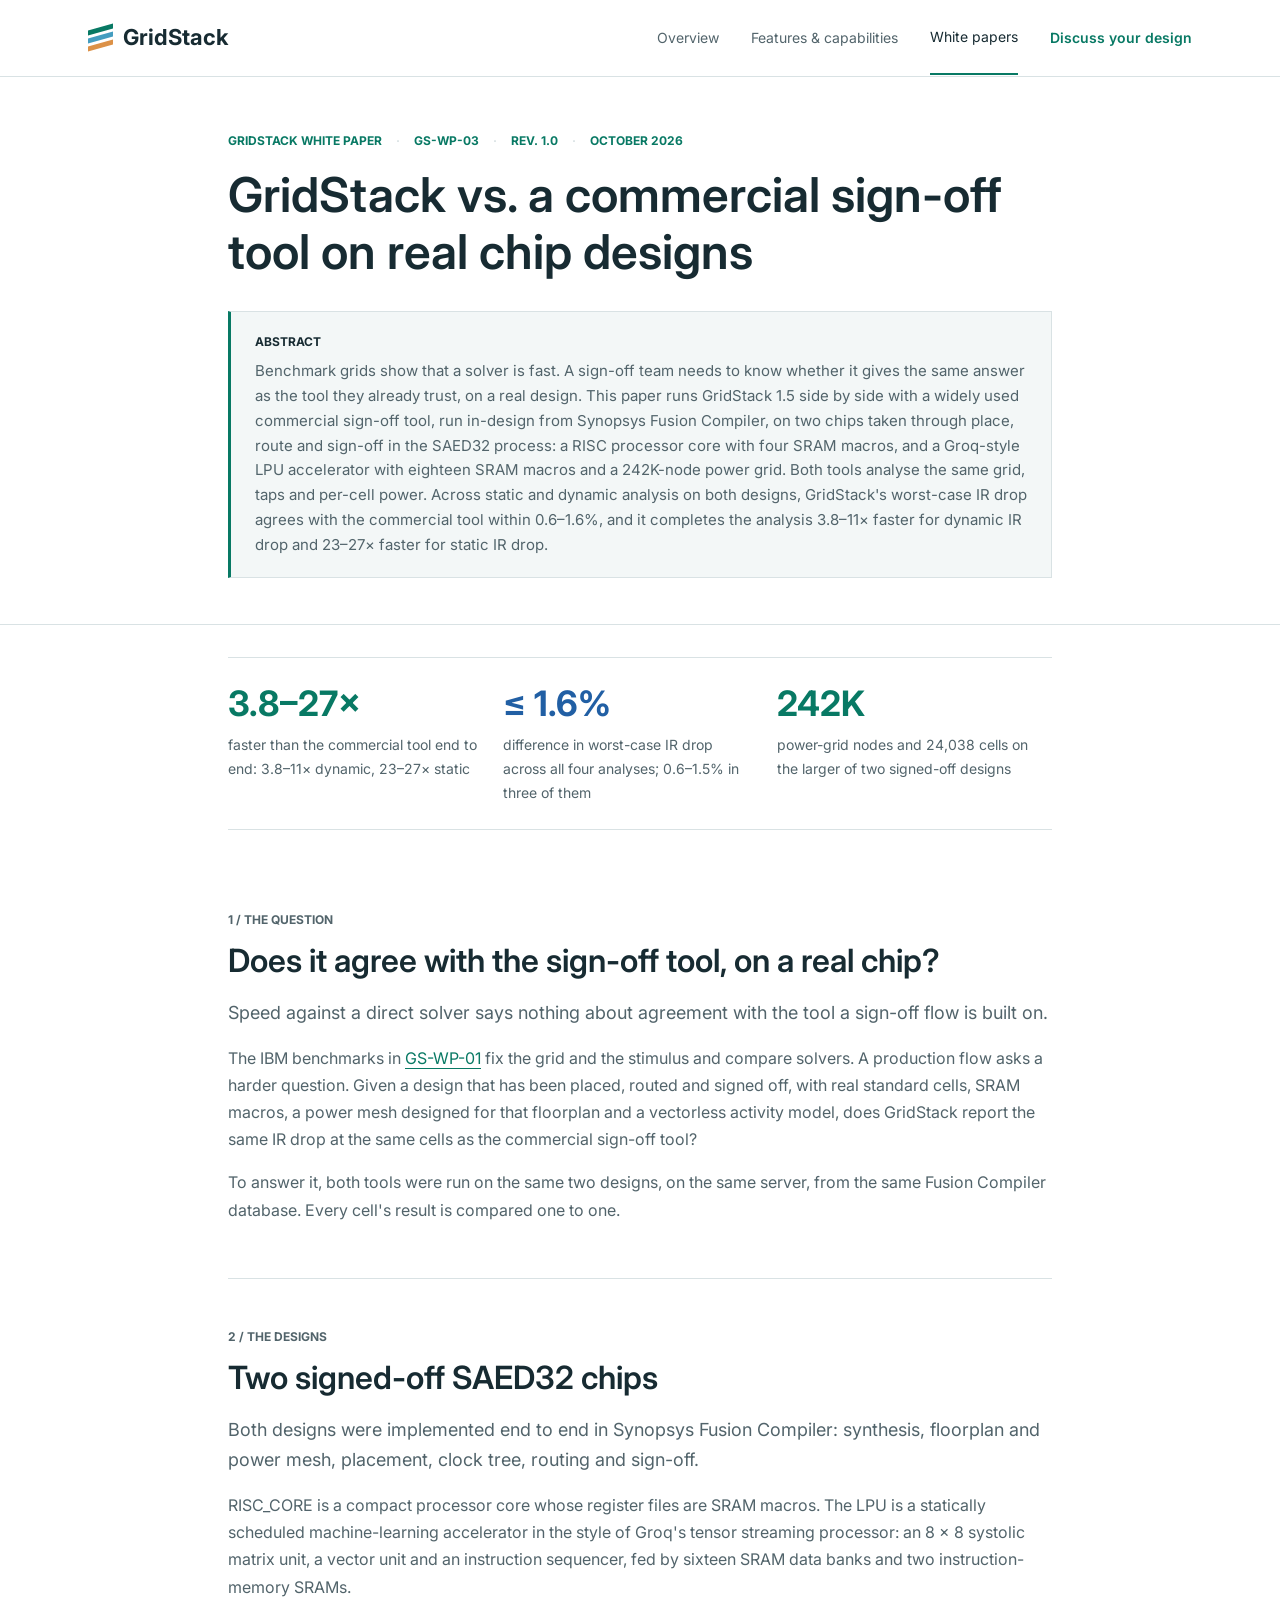
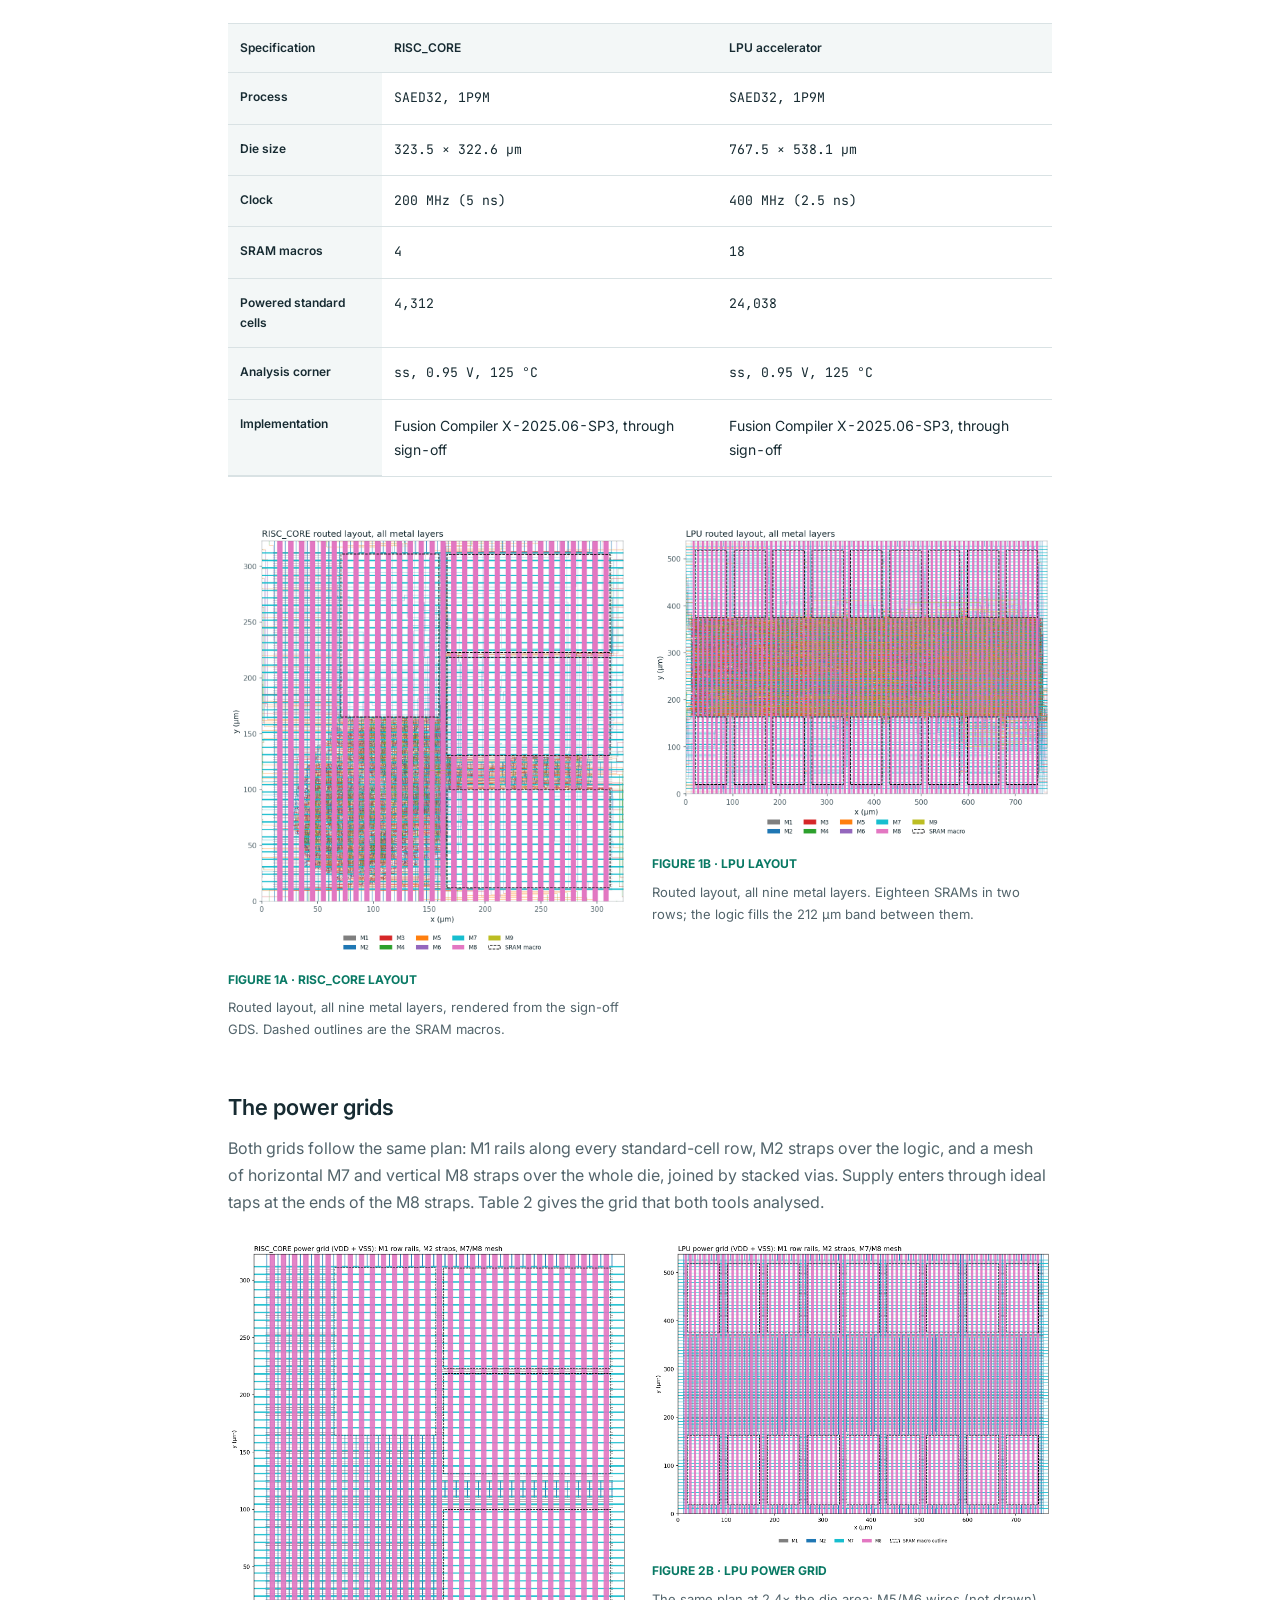
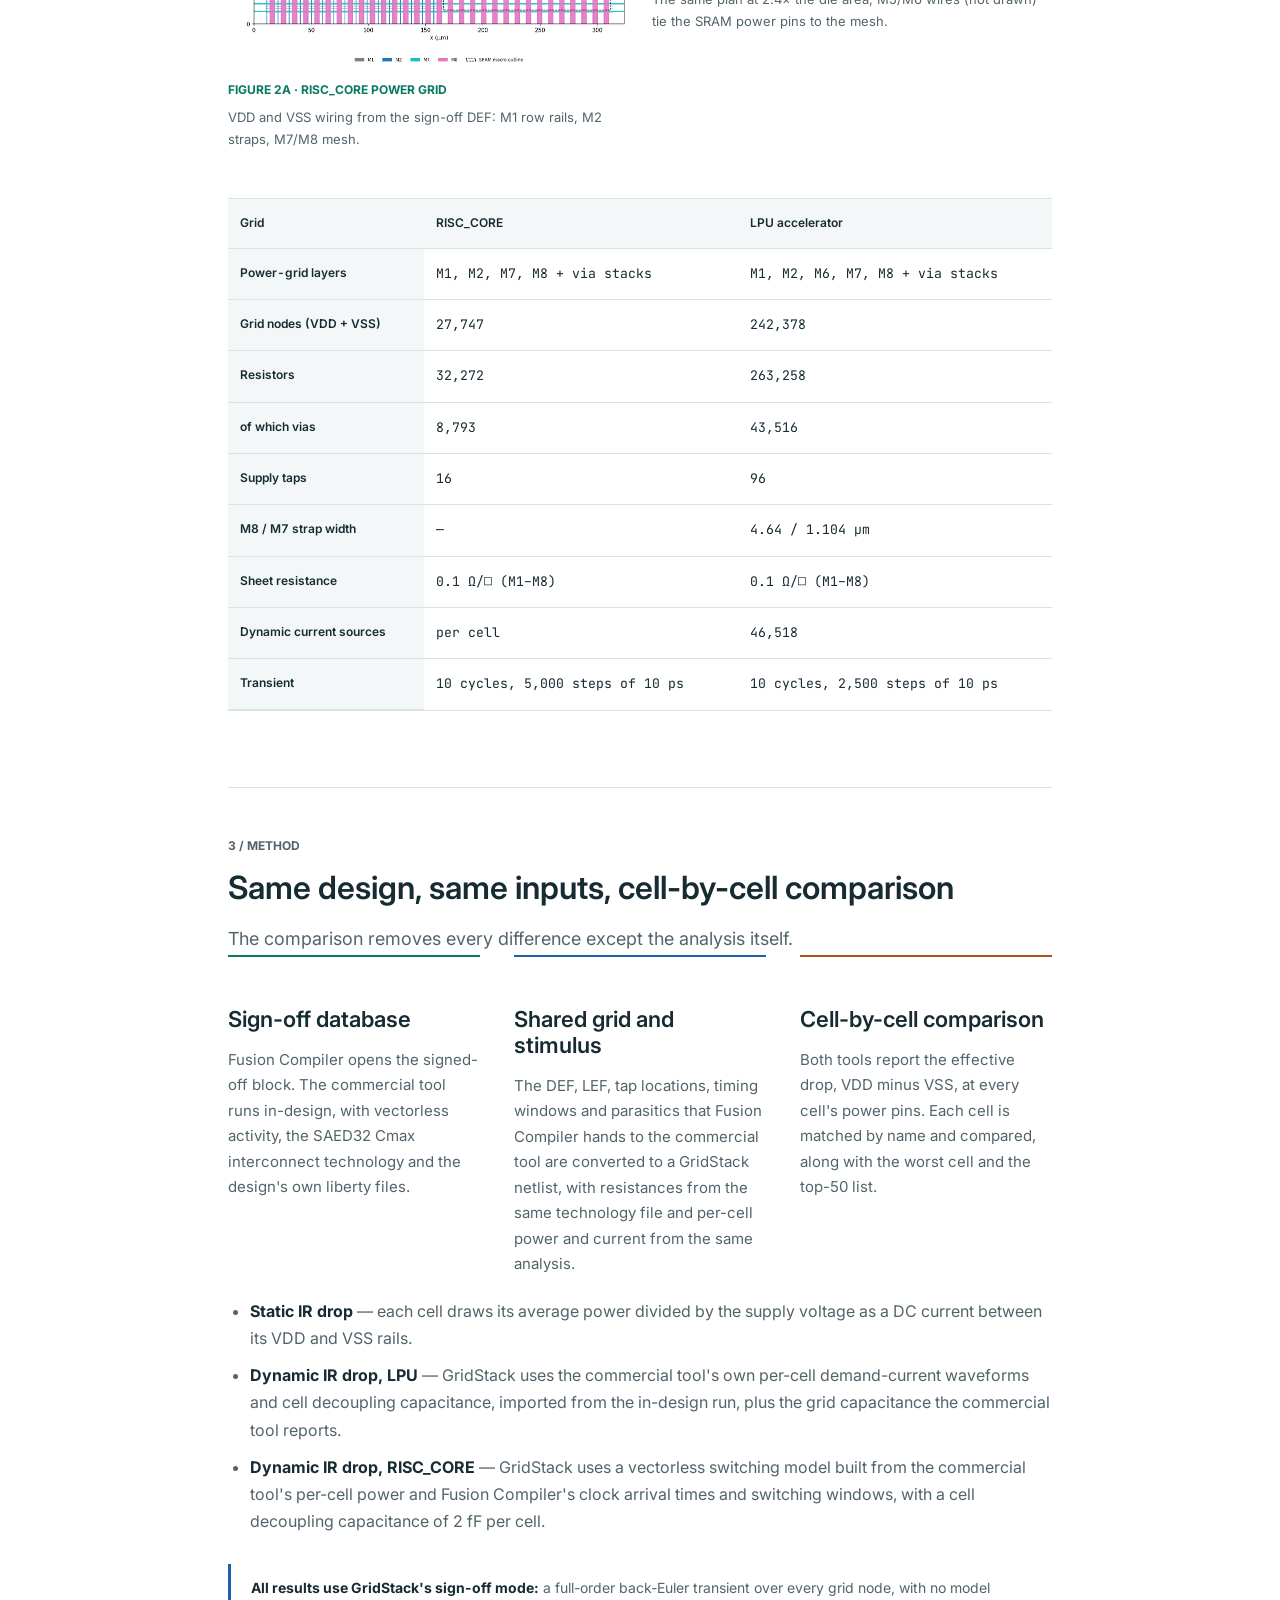
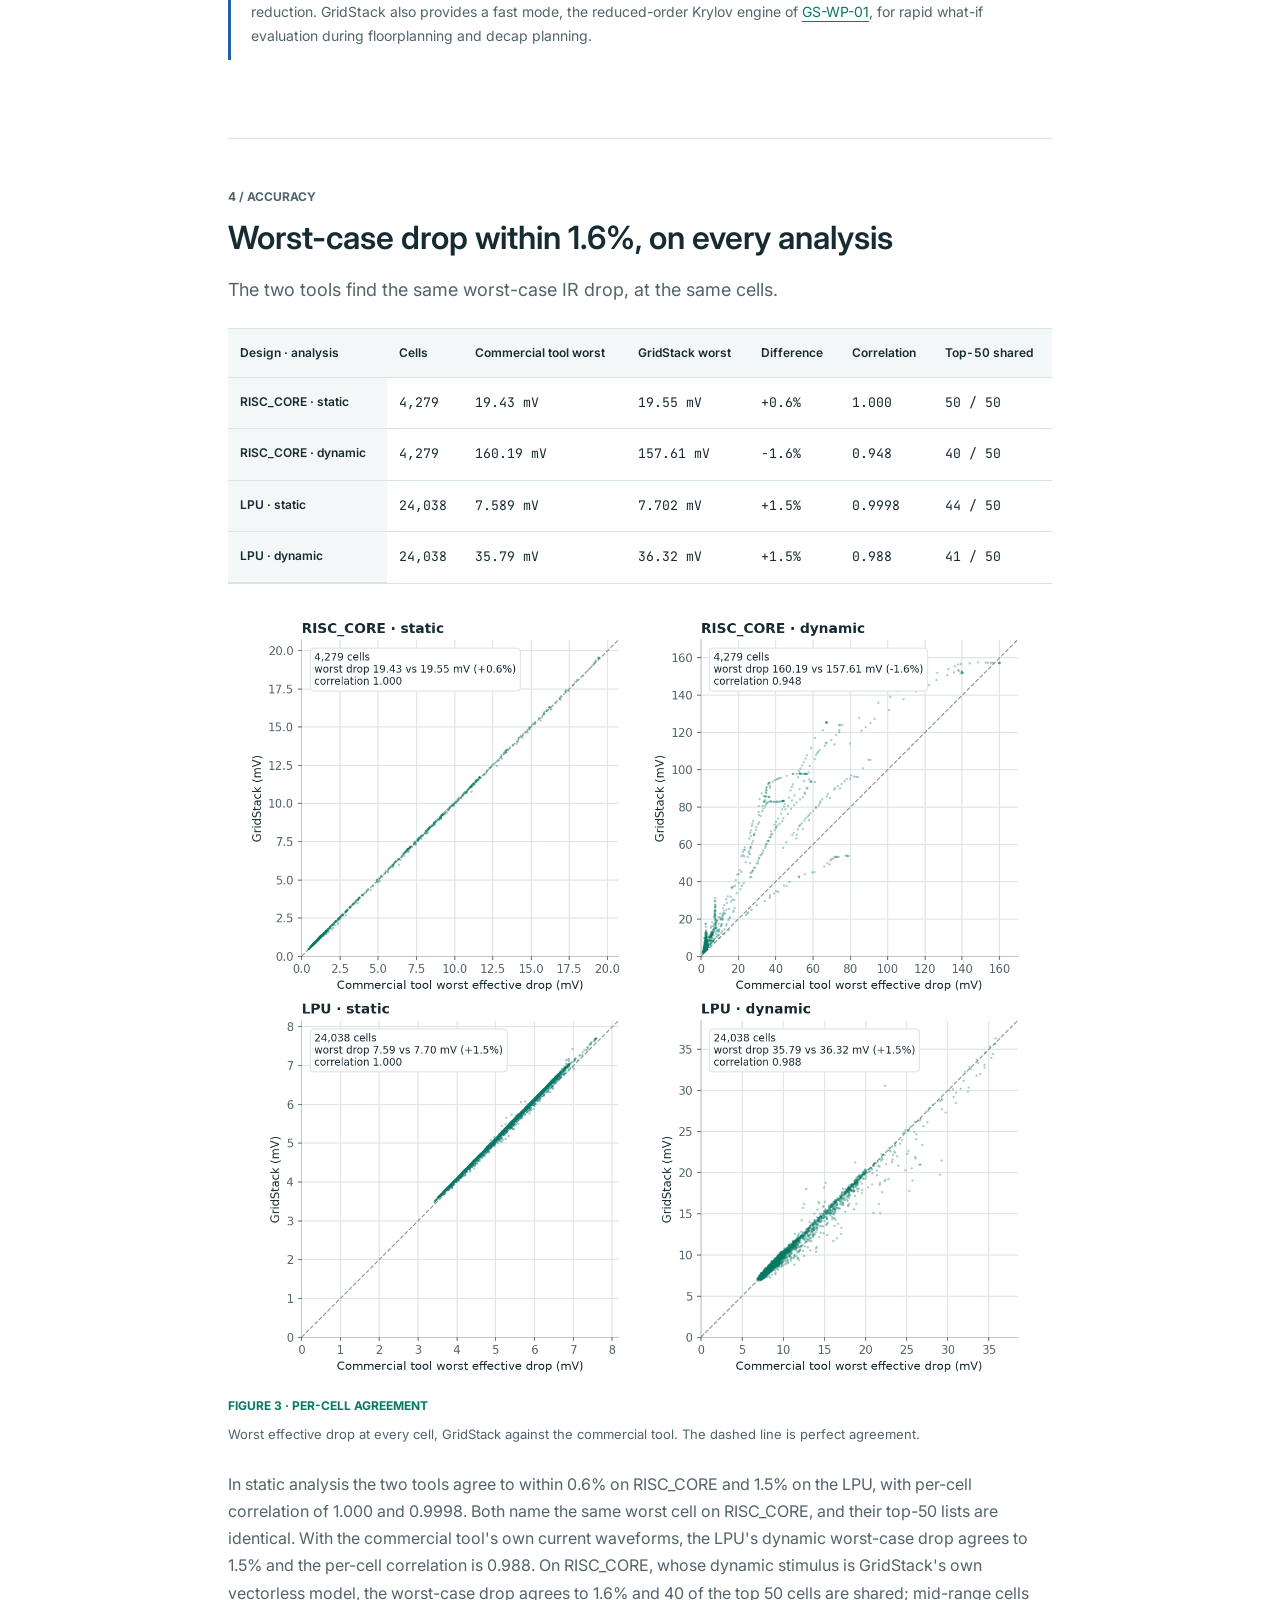
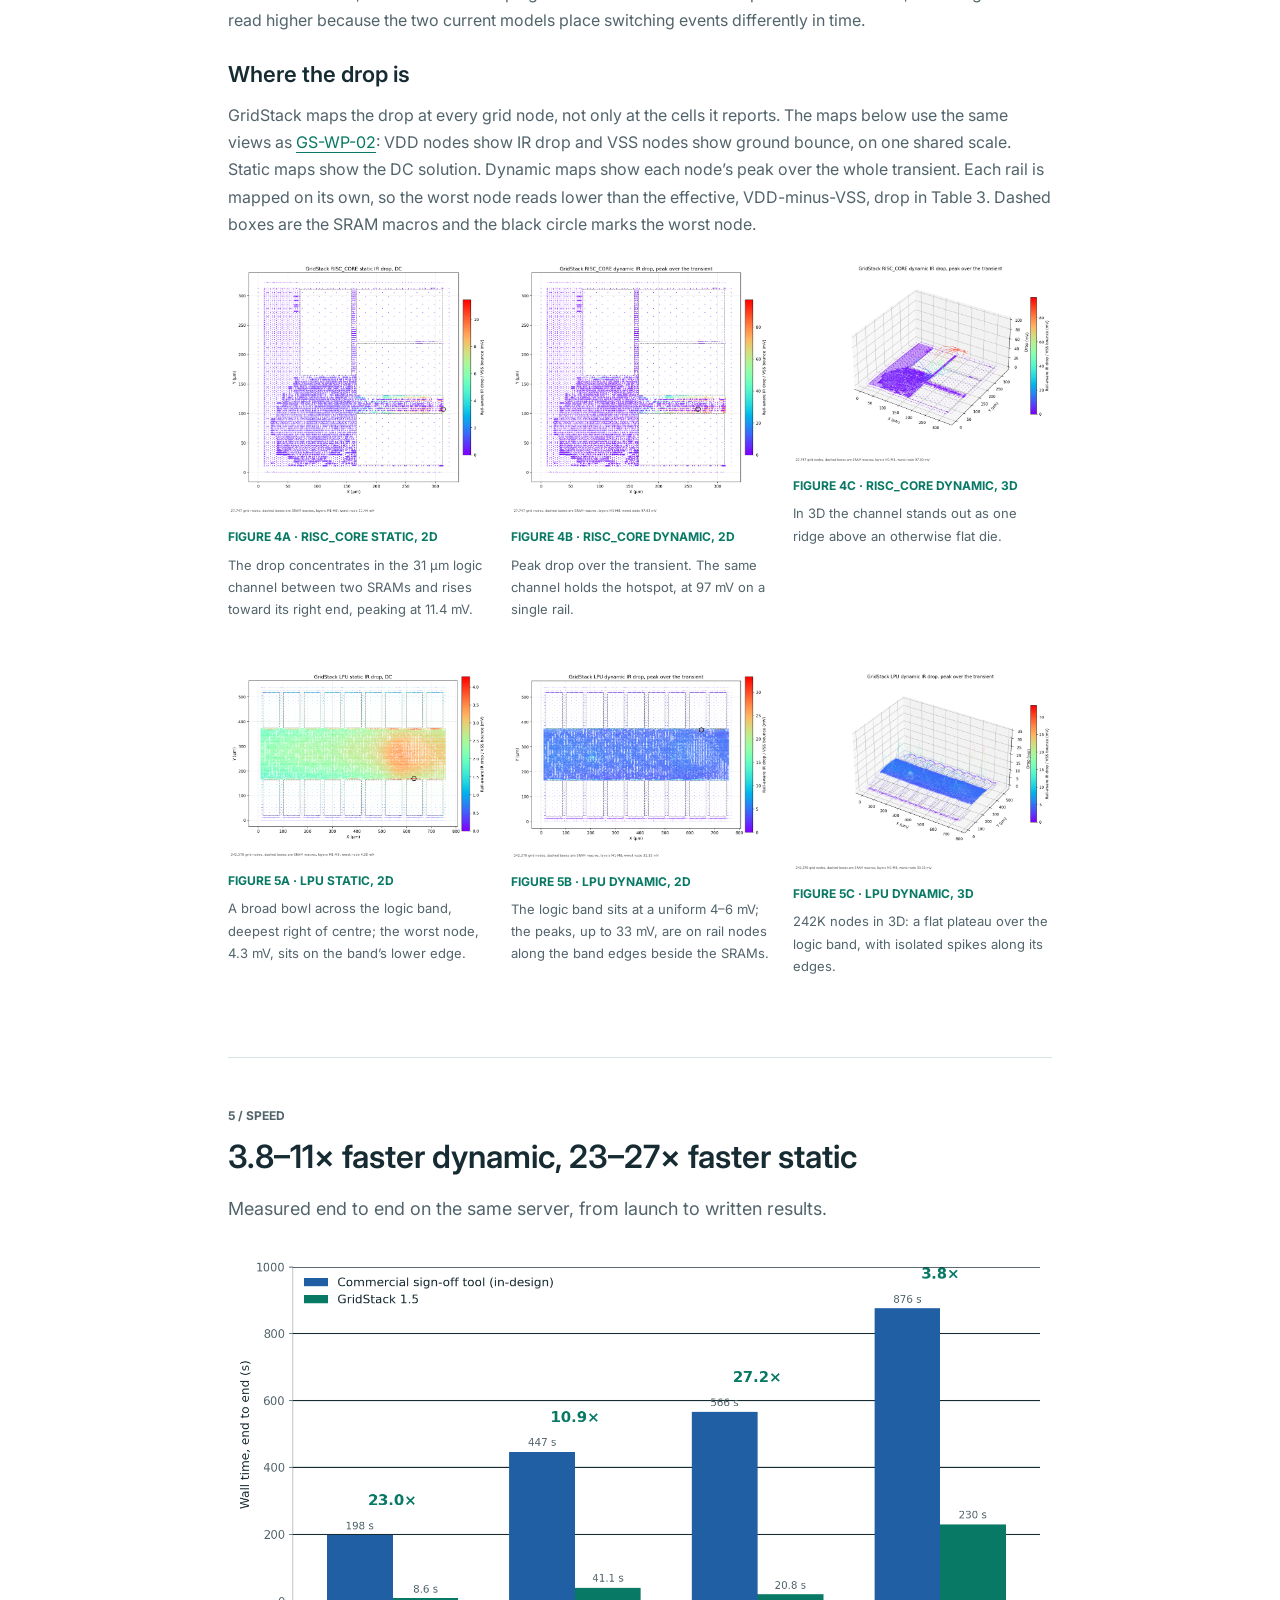
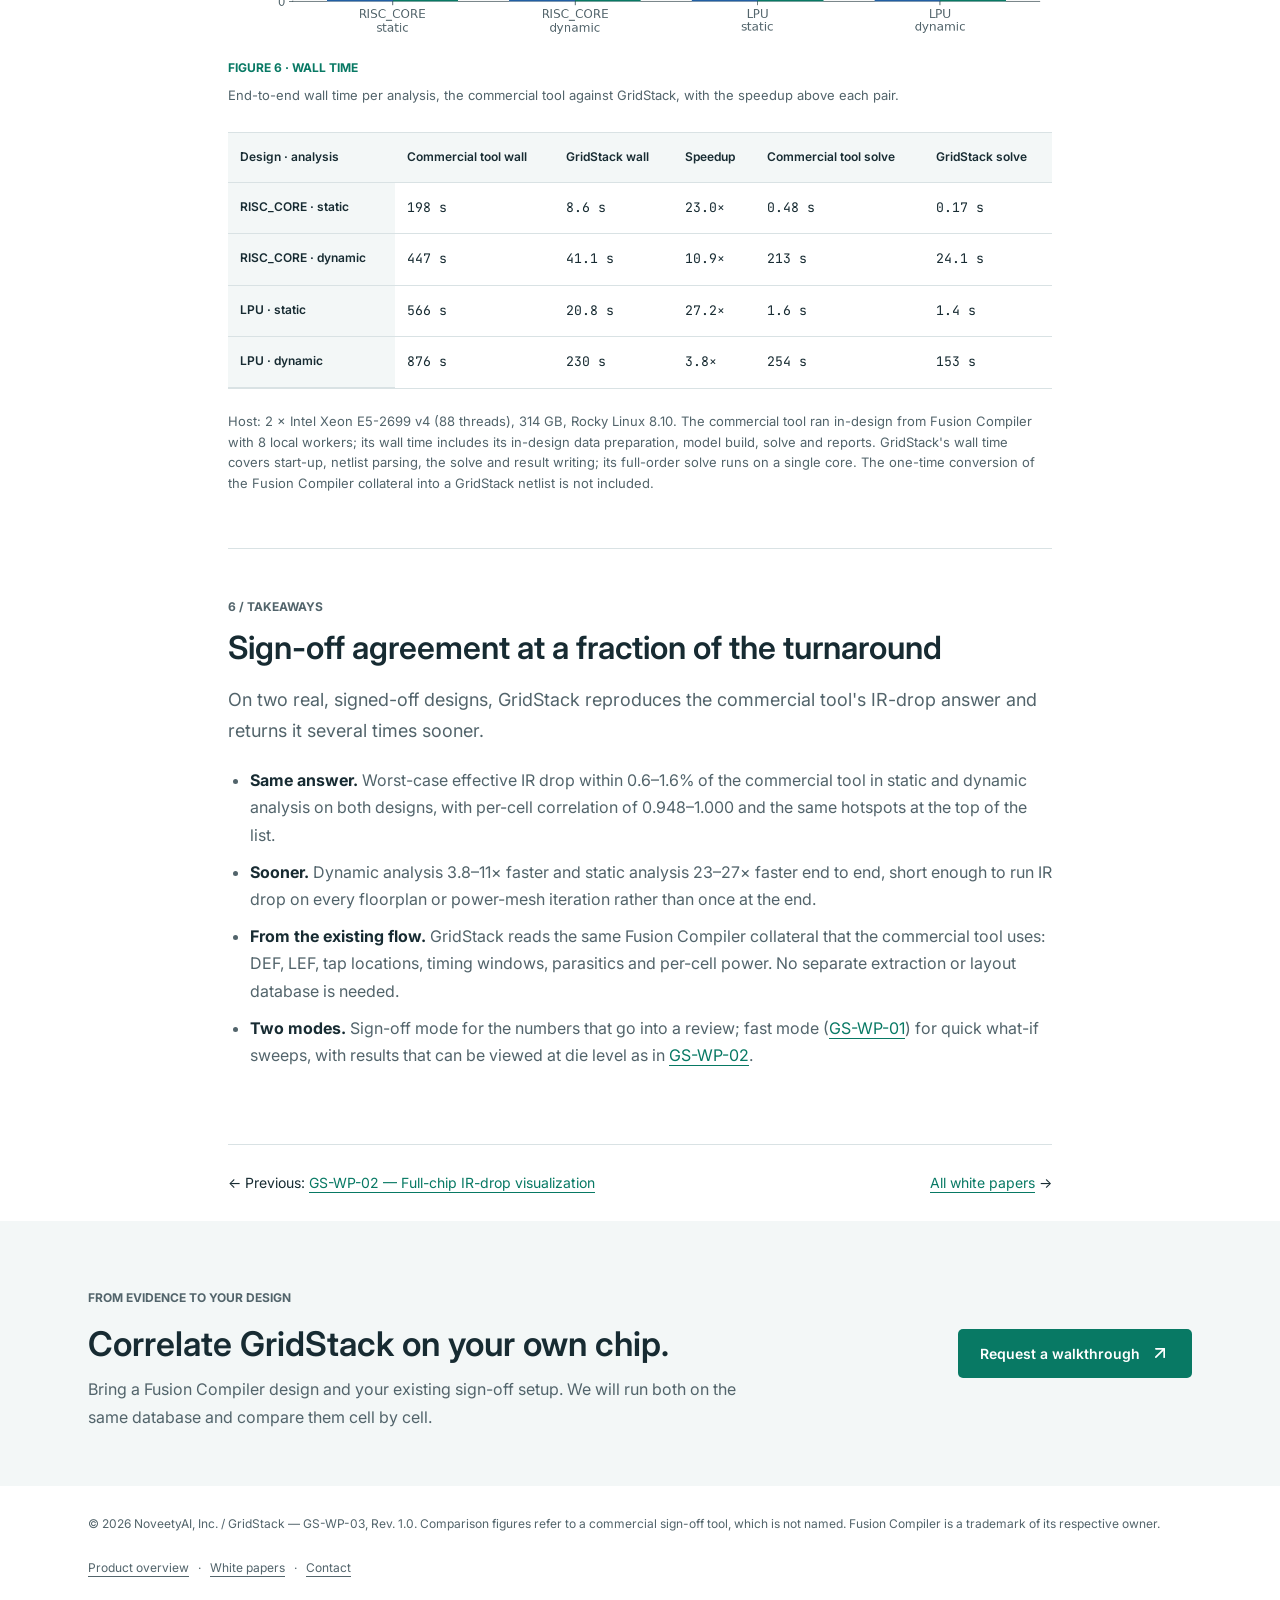
<file: whitepapers/wp03-signoff-correlation.html>
<!doctype html>
<html lang="en">
<head><meta charset="utf-8"><meta name="viewport" content="width=device-width, initial-scale=1"><title>GS-WP-03 | GridStack vs. a commercial sign-off tool on real chip designs &mdash; GridStack white paper</title><meta name="description" content="GridStack white paper GS-WP-03: GridStack 1.5 against an in-design commercial sign-off tool on two signed-off Fusion Compiler designs, a RISC core and a 242K-node LPU accelerator. Worst-case IR drop within 1.6%, 3.8&ndash;27&times; faster end to end."><meta property="og:title" content="GridStack GS-WP-03 | GridStack vs. a commercial sign-off tool on real chip designs"><meta property="og:description" content="Static and dynamic IR-drop correlation with a commercial sign-off tool on two real SAED32 designs: worst-case drop within 1.6%, 3.8&ndash;27&times; faster."><meta property="og:type" content="article"><link rel="icon" href="../assets/img/gridstack.svg" type="image/svg+xml"><link rel="preconnect" href="https://fonts.googleapis.com"><link rel="preconnect" href="https://fonts.gstatic.com" crossorigin><link href="https://fonts.googleapis.com/css2?family=Inter:wght@400;500;600;700;800&family=JetBrains+Mono:wght@400;600;700&display=swap" rel="stylesheet"><link rel="stylesheet" href="../assets/css/gridstack.css"><script src="../assets/js/site.js" defer></script></head>
<body>
<a class="skip" href="#main">Skip to content</a>
<header class="site-header"><div class="wrap header-inner"><a class="brand" href="../index.html" aria-label="GridStack home"><span class="brand-mark" aria-hidden="true"><i></i><i></i><i></i></span>GridStack</a><button class="menu-button" aria-expanded="false" aria-controls="navigation" aria-label="Toggle navigation" title="Menu"><svg class="icon" aria-hidden="true" viewBox="0 0 24 24" fill="none" stroke="currentColor" stroke-width="2" stroke-linecap="round" stroke-linejoin="round"><path d="M4 5h16"/><path d="M4 12h16"/><path d="M4 19h16"/></svg></button><nav class="nav" id="navigation" aria-label="Main navigation"><a href="../index.html">Overview</a><a href="../index.html#capabilities">Features &amp; capabilities</a><a href="../index.html#whitepapers" aria-current="page">White papers</a><a class="contact-link" href="#contact">Discuss your design</a></nav></div></header>
<main id="main">
<section class="page-intro"><div class="wrap paper-body"><p class="paper-meta"><span>GridStack white paper</span><span>GS-WP-03</span><span>Rev. 1.0</span><span>October 2026</span></p><h1>GridStack vs. a commercial sign-off tool on real chip designs</h1>
<div class="paper-abstract"><strong>Abstract</strong>Benchmark grids show that a solver is fast. A sign-off team needs to know whether it gives the same answer as the tool they already trust, on a real design. This paper runs GridStack 1.5 side by side with a widely used commercial sign-off tool, run in-design from Synopsys Fusion Compiler, on two chips taken through place, route and sign-off in the SAED32 process: a RISC processor core with four SRAM macros, and a Groq-style LPU accelerator with eighteen SRAM macros and a 242K-node power grid. Both tools analyse the same grid, taps and per-cell power. Across static and dynamic analysis on both designs, GridStack's worst-case IR drop agrees with the commercial tool within 0.6&ndash;1.6%, and it completes the analysis 3.8&ndash;11&times; faster for dynamic IR drop and 23&ndash;27&times; faster for static IR drop.</div></div></section>
<div class="wrap paper-body">

<div class="evidence" role="list" aria-label="Headline results">
<div role="listitem"><strong>3.8&ndash;27&times;</strong><span>faster than the commercial tool end to end: 3.8&ndash;11&times; dynamic, 23&ndash;27&times; static</span></div>
<div role="listitem"><strong class="blue">&le;&nbsp;1.6%</strong><span>difference in worst-case IR drop across all four analyses; 0.6&ndash;1.5% in three of them</span></div>
<div role="listitem"><strong>242K</strong><span>power-grid nodes and 24,038 cells on the larger of two signed-off designs</span></div>
</div>

<section class="feature-section" id="question"><p class="feature-number">1 / THE QUESTION</p><h2>Does it agree with the sign-off tool, on a real chip?</h2><p class="intro-copy">Speed against a direct solver says nothing about agreement with the tool a sign-off flow is built on.</p>
<p>The IBM benchmarks in <a href="wp01-krylov-reduction.html">GS-WP-01</a> fix the grid and the stimulus and compare solvers. A production flow asks a harder question. Given a design that has been placed, routed and signed off, with real standard cells, SRAM macros, a power mesh designed for that floorplan and a vectorless activity model, does GridStack report the same IR drop at the same cells as the commercial sign-off tool?</p>
<p>To answer it, both tools were run on the same two designs, on the same server, from the same Fusion Compiler database. Every cell's result is compared one to one.</p>
</section>

<section class="feature-section" id="designs"><p class="feature-number">2 / THE DESIGNS</p><h2>Two signed-off SAED32 chips</h2><p class="intro-copy">Both designs were implemented end to end in Synopsys Fusion Compiler: synthesis, floorplan and power mesh, placement, clock tree, routing and sign-off.</p>
<p>RISC_CORE is a compact processor core whose register files are SRAM macros. The LPU is a statically scheduled machine-learning accelerator in the style of Groq's tensor streaming processor: an 8&nbsp;&times;&nbsp;8 systolic matrix unit, a vector unit and an instruction sequencer, fed by sixteen SRAM data banks and two instruction-memory SRAMs.</p>
<div class="table-wrap"><table><caption class="print-note">Table 1 &mdash; Design specifications.</caption><thead><tr><th scope="col">Specification</th><th scope="col">RISC_CORE</th><th scope="col">LPU accelerator</th></tr></thead><tbody>
<tr><th scope="row">Process</th><td class="mono">SAED32, 1P9M</td><td class="mono">SAED32, 1P9M</td></tr>
<tr><th scope="row">Die size</th><td class="mono">323.5 &times; 322.6 &micro;m</td><td class="mono">767.5 &times; 538.1 &micro;m</td></tr>
<tr><th scope="row">Clock</th><td class="mono">200 MHz (5 ns)</td><td class="mono">400 MHz (2.5 ns)</td></tr>
<tr><th scope="row">SRAM macros</th><td class="mono">4</td><td class="mono">18</td></tr>
<tr><th scope="row">Powered standard cells</th><td class="mono">4,312</td><td class="mono">24,038</td></tr>
<tr><th scope="row">Analysis corner</th><td class="mono">ss, 0.95 V, 125 &deg;C</td><td class="mono">ss, 0.95 V, 125 &deg;C</td></tr>
<tr><th scope="row">Implementation</th><td>Fusion Compiler X-2025.06-SP3, through sign-off</td><td>Fusion Compiler X-2025.06-SP3, through sign-off</td></tr>
</tbody></table></div>
<div class="figure-pair">
<figure class="figure"><button class="image-open" aria-label="Expand the RISC_CORE layout"><img src="../assets/figs/signoff/risc_layout.png" alt="RISC_CORE routed layout with all nine metal layers; four SRAM macros outlined on the right and top, standard-cell logic in the lower left" loading="lazy"></button><figcaption><span class="step">Figure 1a &middot; RISC_CORE layout</span>Routed layout, all nine metal layers, rendered from the sign-off GDS. Dashed outlines are the SRAM macros.</figcaption></figure>
<figure class="figure"><button class="image-open" aria-label="Expand the LPU layout"><img src="../assets/figs/signoff/lpu_layout.png" alt="LPU routed layout with all nine metal layers; two rows of nine SRAM macros above and below a dense logic band" loading="lazy"></button><figcaption><span class="step">Figure 1b &middot; LPU layout</span>Routed layout, all nine metal layers. Eighteen SRAMs in two rows; the logic fills the 212&nbsp;&micro;m band between them.</figcaption></figure>
</div>
<h3>The power grids</h3>
<p>Both grids follow the same plan: M1 rails along every standard-cell row, M2 straps over the logic, and a mesh of horizontal M7 and vertical M8 straps over the whole die, joined by stacked vias. Supply enters through ideal taps at the ends of the M8 straps. Table 2 gives the grid that both tools analysed.</p>
<div class="figure-pair">
<figure class="figure"><button class="image-open" aria-label="Expand the RISC_CORE power grid"><img src="../assets/figs/signoff/risc_pg.png" alt="RISC_CORE power grid: M8 vertical straps, M7 horizontal straps, M2 straps and M1 row rails, with SRAM outlines" loading="lazy"></button><figcaption><span class="step">Figure 2a &middot; RISC_CORE power grid</span>VDD and VSS wiring from the sign-off DEF: M1 row rails, M2 straps, M7/M8 mesh.</figcaption></figure>
<figure class="figure"><button class="image-open" aria-label="Expand the LPU power grid"><img src="../assets/figs/signoff/lpu_pg.png" alt="LPU power grid: M8 vertical straps and M7 horizontal straps across the die, M2 straps and M1 row rails in the logic band, with eighteen SRAM outlines" loading="lazy"></button><figcaption><span class="step">Figure 2b &middot; LPU power grid</span>The same plan at 2.4&times; the die area; M5/M6 wires (not drawn) tie the SRAM power pins to the mesh.</figcaption></figure>
</div>
<div class="table-wrap"><table><caption class="print-note">Table 2 &mdash; Extracted power grids.</caption><thead><tr><th scope="col">Grid</th><th scope="col">RISC_CORE</th><th scope="col">LPU accelerator</th></tr></thead><tbody>
<tr><th scope="row">Power-grid layers</th><td class="mono">M1, M2, M7, M8 + via stacks</td><td class="mono">M1, M2, M6, M7, M8 + via stacks</td></tr>
<tr><th scope="row">Grid nodes (VDD + VSS)</th><td class="mono">27,747</td><td class="mono">242,378</td></tr>
<tr><th scope="row">Resistors</th><td class="mono">32,272</td><td class="mono">263,258</td></tr>
<tr><th scope="row">of which vias</th><td class="mono">8,793</td><td class="mono">43,516</td></tr>
<tr><th scope="row">Supply taps</th><td class="mono">16</td><td class="mono">96</td></tr>
<tr><th scope="row">M8 / M7 strap width</th><td class="mono">&mdash;</td><td class="mono">4.64 / 1.104 &micro;m</td></tr>
<tr><th scope="row">Sheet resistance</th><td class="mono">0.1 &Omega;/&#9633; (M1&ndash;M8)</td><td class="mono">0.1 &Omega;/&#9633; (M1&ndash;M8)</td></tr>
<tr><th scope="row">Dynamic current sources</th><td class="mono">per cell</td><td class="mono">46,518</td></tr>
<tr><th scope="row">Transient</th><td class="mono">10 cycles, 5,000 steps of 10 ps</td><td class="mono">10 cycles, 2,500 steps of 10 ps</td></tr>
</tbody></table></div>
</section>

<section class="feature-section" id="method"><p class="feature-number">3 / METHOD</p><h2>Same design, same inputs, cell-by-cell comparison</h2><p class="intro-copy">The comparison removes every difference except the analysis itself.</p>
<div class="flow">
<article><h3>Sign-off database</h3><p>Fusion Compiler opens the signed-off block. The commercial tool runs in-design, with vectorless activity, the SAED32 Cmax interconnect technology and the design's own liberty files.</p></article>
<article><h3>Shared grid and stimulus</h3><p>The DEF, LEF, tap locations, timing windows and parasitics that Fusion Compiler hands to the commercial tool are converted to a GridStack netlist, with resistances from the same technology file and per-cell power and current from the same analysis.</p></article>
<article><h3>Cell-by-cell comparison</h3><p>Both tools report the effective drop, VDD minus VSS, at every cell's power pins. Each cell is matched by name and compared, along with the worst cell and the top-50 list.</p></article>
</div>
<ul>
<li><b>Static IR drop</b> &mdash; each cell draws its average power divided by the supply voltage as a DC current between its VDD and VSS rails.</li>
<li><b>Dynamic IR drop, LPU</b> &mdash; GridStack uses the commercial tool's own per-cell demand-current waveforms and cell decoupling capacitance, imported from the in-design run, plus the grid capacitance the commercial tool reports.</li>
<li><b>Dynamic IR drop, RISC_CORE</b> &mdash; GridStack uses a vectorless switching model built from the commercial tool's per-cell power and Fusion Compiler's clock arrival times and switching windows, with a cell decoupling capacitance of 2 fF per cell.</li>
</ul>
<div class="reading-note"><strong>All results use GridStack's sign-off mode:</strong> a full-order back-Euler transient over every grid node, with no model reduction. GridStack also provides a fast mode, the reduced-order Krylov engine of <a href="wp01-krylov-reduction.html">GS-WP-01</a>, for rapid what-if evaluation during floorplanning and decap planning.</div>
</section>

<section class="feature-section" id="accuracy"><p class="feature-number">4 / ACCURACY</p><h2>Worst-case drop within 1.6%, on every analysis</h2><p class="intro-copy">The two tools find the same worst-case IR drop, at the same cells.</p>
<div class="table-wrap"><table><caption class="print-note">Table 3 &mdash; Worst-case effective IR drop and per-cell agreement.</caption><thead><tr><th scope="col">Design &middot; analysis</th><th scope="col">Cells</th><th scope="col">Commercial tool worst</th><th scope="col">GridStack worst</th><th scope="col">Difference</th><th scope="col">Correlation</th><th scope="col">Top-50 shared</th></tr></thead><tbody>
<tr><th scope="row">RISC_CORE &middot; static</th><td class="mono">4,279</td><td class="mono">19.43 mV</td><td class="mono">19.55 mV</td><td class="mono">+0.6%</td><td class="mono">1.000</td><td class="mono">50 / 50</td></tr>
<tr><th scope="row">RISC_CORE &middot; dynamic</th><td class="mono">4,279</td><td class="mono">160.19 mV</td><td class="mono">157.61 mV</td><td class="mono">&minus;1.6%</td><td class="mono">0.948</td><td class="mono">40 / 50</td></tr>
<tr><th scope="row">LPU &middot; static</th><td class="mono">24,038</td><td class="mono">7.589 mV</td><td class="mono">7.702 mV</td><td class="mono">+1.5%</td><td class="mono">0.9998</td><td class="mono">44 / 50</td></tr>
<tr><th scope="row">LPU &middot; dynamic</th><td class="mono">24,038</td><td class="mono">35.79 mV</td><td class="mono">36.32 mV</td><td class="mono">+1.5%</td><td class="mono">0.988</td><td class="mono">41 / 50</td></tr>
</tbody></table></div>
<figure class="figure"><button class="image-open" aria-label="Expand the per-cell accuracy scatter plots"><img src="../assets/figs/signoff/accuracy_scatter.png" alt="Four scatter plots of GridStack against the commercial tool's worst effective drop per cell, for RISC_CORE and LPU, static and dynamic; points lie along the diagonal" loading="lazy"></button><figcaption><span class="step">Figure 3 &middot; Per-cell agreement</span>Worst effective drop at every cell, GridStack against the commercial tool. The dashed line is perfect agreement.</figcaption></figure>
<p>In static analysis the two tools agree to within 0.6% on RISC_CORE and 1.5% on the LPU, with per-cell correlation of 1.000 and 0.9998. Both name the same worst cell on RISC_CORE, and their top-50 lists are identical. With the commercial tool's own current waveforms, the LPU's dynamic worst-case drop agrees to 1.5% and the per-cell correlation is 0.988. On RISC_CORE, whose dynamic stimulus is GridStack's own vectorless model, the worst-case drop agrees to 1.6% and 40 of the top 50 cells are shared; mid-range cells read higher because the two current models place switching events differently in time.</p>
<h3>Where the drop is</h3>
<p>GridStack maps the drop at every grid node, not only at the cells it reports. The maps below use the same views as <a href="wp02-fullchip-visualization.html">GS-WP-02</a>: VDD nodes show IR drop and VSS nodes show ground bounce, on one shared scale. Static maps show the DC solution. Dynamic maps show each node&rsquo;s peak over the whole transient. Each rail is mapped on its own, so the worst node reads lower than the effective, VDD-minus-VSS, drop in Table 3. Dashed boxes are the SRAM macros and the black circle marks the worst node.</p>
<div class="figure-trio">
<figure class="figure"><button class="image-open" aria-label="Expand the RISC_CORE static drop map"><img src="../assets/figs/signoff/risc_static_drop_2d.png" alt="RISC_CORE static IR-drop map: the drop concentrates in the narrow logic channel between two register-file SRAMs on the right, peaking at 11.4 mV" loading="lazy"></button><figcaption><span class="step">Figure 4a &middot; RISC_CORE static, 2D</span>The drop concentrates in the 31&nbsp;&micro;m logic channel between two SRAMs and rises toward its right end, peaking at 11.4&nbsp;mV.</figcaption></figure>
<figure class="figure"><button class="image-open" aria-label="Expand the RISC_CORE dynamic drop map"><img src="../assets/figs/signoff/risc_dynamic_drop_2d.png" alt="RISC_CORE dynamic peak IR-drop map: the same logic channel between two SRAMs is the hotspot, peaking at 97 mV, while the main logic block stays low" loading="lazy"></button><figcaption><span class="step">Figure 4b &middot; RISC_CORE dynamic, 2D</span>Peak drop over the transient. The same channel holds the hotspot, at 97&nbsp;mV on a single rail.</figcaption></figure>
<figure class="figure"><button class="image-open" aria-label="Expand the RISC_CORE dynamic 3D drop view"><img src="../assets/figs/signoff/risc_dynamic_drop_3d.png" alt="3D view of RISC_CORE dynamic peak IR drop: a ridge of high drop rises along the logic channel between the SRAMs while the rest of the die stays flat" loading="lazy"></button><figcaption><span class="step">Figure 4c &middot; RISC_CORE dynamic, 3D</span>In 3D the channel stands out as one ridge above an otherwise flat die.</figcaption></figure>
</div>
<div class="figure-trio">
<figure class="figure"><button class="image-open" aria-label="Expand the LPU static drop map"><img src="../assets/figs/signoff/lpu_static_drop_2d.png" alt="LPU static IR-drop map: a broad bowl of drop across the logic band between the two SRAM rows, deepest right of centre, peaking at 4.3 mV" loading="lazy"></button><figcaption><span class="step">Figure 5a &middot; LPU static, 2D</span>A broad bowl across the logic band, deepest right of centre; the worst node, 4.3&nbsp;mV, sits on the band&rsquo;s lower edge.</figcaption></figure>
<figure class="figure"><button class="image-open" aria-label="Expand the LPU dynamic drop map"><img src="../assets/figs/signoff/lpu_dynamic_drop_2d.png" alt="LPU dynamic peak IR-drop map: a uniform 4 to 6 mV across the logic band, with the highest peaks on the rails along the band edges next to the SRAMs, up to 33 mV" loading="lazy"></button><figcaption><span class="step">Figure 5b &middot; LPU dynamic, 2D</span>The logic band sits at a uniform 4&ndash;6&nbsp;mV; the peaks, up to 33&nbsp;mV, are on rail nodes along the band edges beside the SRAMs.</figcaption></figure>
<figure class="figure"><button class="image-open" aria-label="Expand the LPU dynamic 3D drop view"><img src="../assets/figs/signoff/lpu_dynamic_drop_3d.png" alt="3D view of LPU dynamic peak IR drop: a flat plateau over the logic band with isolated narrow spikes along its edges" loading="lazy"></button><figcaption><span class="step">Figure 5c &middot; LPU dynamic, 3D</span>242K nodes in 3D: a flat plateau over the logic band, with isolated spikes along its edges.</figcaption></figure>
</div>
</section>

<section class="feature-section" id="speed"><p class="feature-number">5 / SPEED</p><h2>3.8&ndash;11&times; faster dynamic, 23&ndash;27&times; faster static</h2><p class="intro-copy">Measured end to end on the same server, from launch to written results.</p>
<figure class="figure"><button class="image-open" aria-label="Expand the wall-time chart"><img src="../assets/figs/signoff/walltime.png" alt="Bar chart of wall time: RISC_CORE static 198 s vs 8.6 s, dynamic 447 s vs 41.1 s; LPU static 566 s vs 20.8 s, dynamic 876 s vs 230 s" loading="lazy"></button><figcaption><span class="step">Figure 6 &middot; Wall time</span>End-to-end wall time per analysis, the commercial tool against GridStack, with the speedup above each pair.</figcaption></figure>
<div class="table-wrap"><table><caption class="print-note">Table 4 &mdash; Runtime.</caption><thead><tr><th scope="col">Design &middot; analysis</th><th scope="col">Commercial tool wall</th><th scope="col">GridStack wall</th><th scope="col">Speedup</th><th scope="col">Commercial tool solve</th><th scope="col">GridStack solve</th></tr></thead><tbody>
<tr><th scope="row">RISC_CORE &middot; static</th><td class="mono">198 s</td><td class="mono">8.6 s</td><td class="mono">23.0&times;</td><td class="mono">0.48 s</td><td class="mono">0.17 s</td></tr>
<tr><th scope="row">RISC_CORE &middot; dynamic</th><td class="mono">447 s</td><td class="mono">41.1 s</td><td class="mono">10.9&times;</td><td class="mono">213 s</td><td class="mono">24.1 s</td></tr>
<tr><th scope="row">LPU &middot; static</th><td class="mono">566 s</td><td class="mono">20.8 s</td><td class="mono">27.2&times;</td><td class="mono">1.6 s</td><td class="mono">1.4 s</td></tr>
<tr><th scope="row">LPU &middot; dynamic</th><td class="mono">876 s</td><td class="mono">230 s</td><td class="mono">3.8&times;</td><td class="mono">254 s</td><td class="mono">153 s</td></tr>
</tbody></table></div>
<p class="note">Host: 2 &times; Intel Xeon E5-2699 v4 (88 threads), 314 GB, Rocky Linux 8.10. The commercial tool ran in-design from Fusion Compiler with 8 local workers; its wall time includes its in-design data preparation, model build, solve and reports. GridStack's wall time covers start-up, netlist parsing, the solve and result writing; its full-order solve runs on a single core. The one-time conversion of the Fusion Compiler collateral into a GridStack netlist is not included.</p>
</section>

<section class="feature-section" id="takeaways"><p class="feature-number">6 / TAKEAWAYS</p><h2>Sign-off agreement at a fraction of the turnaround</h2><p class="intro-copy">On two real, signed-off designs, GridStack reproduces the commercial tool's IR-drop answer and returns it several times sooner.</p>
<ul>
<li><b>Same answer.</b> Worst-case effective IR drop within 0.6&ndash;1.6% of the commercial tool in static and dynamic analysis on both designs, with per-cell correlation of 0.948&ndash;1.000 and the same hotspots at the top of the list.</li>
<li><b>Sooner.</b> Dynamic analysis 3.8&ndash;11&times; faster and static analysis 23&ndash;27&times; faster end to end, short enough to run IR drop on every floorplan or power-mesh iteration rather than once at the end.</li>
<li><b>From the existing flow.</b> GridStack reads the same Fusion Compiler collateral that the commercial tool uses: DEF, LEF, tap locations, timing windows, parasitics and per-cell power. No separate extraction or layout database is needed.</li>
<li><b>Two modes.</b> Sign-off mode for the numbers that go into a review; fast mode (<a href="wp01-krylov-reduction.html">GS-WP-01</a>) for quick what-if sweeps, with results that can be viewed at die level as in <a href="wp02-fullchip-visualization.html">GS-WP-02</a>.</li>
</ul>
</section>

<nav class="paper-nav" aria-label="White paper series"><span>&larr; Previous: <a href="wp02-fullchip-visualization.html">GS-WP-02 &mdash; Full-chip IR-drop visualization</a></span><span><a href="../index.html#whitepapers">All white papers</a> &rarr;</span></nav>
</div>
<section class="contact-band" id="contact"><div class="wrap contact-inner"><div><p class="eyebrow">From evidence to your design</p><h2>Correlate GridStack on your own chip.</h2><p>Bring a Fusion Compiler design and your existing sign-off setup. We will run both on the same database and compare them cell by cell.</p></div><a class="button" href="mailto:noveetyai@noveetymanagement.com?subject=GridStack%20design%20discussion%20(GS-WP-03)">Request a walkthrough <svg class="icon" aria-hidden="true" viewBox="0 0 24 24" fill="none" stroke="currentColor" stroke-width="2" stroke-linecap="round" stroke-linejoin="round"><path d="M7 7h10v10"/><path d="M7 17 17 7"/></svg></a></div></section>
</main>
<footer><div class="wrap footer-inner"><span>&copy; 2026 NoveetyAI, Inc. / GridStack &mdash; GS-WP-03, Rev. 1.0. Comparison figures refer to a commercial sign-off tool, which is not named. Fusion Compiler is a trademark of its respective owner.</span><span><a href="../index.html">Product overview</a> &nbsp; &middot; &nbsp; <a href="../index.html#whitepapers">White papers</a> &nbsp; &middot; &nbsp; <a href="mailto:noveetyai@noveetymanagement.com">Contact</a></span></div></footer>
<dialog class="lightbox" aria-label="Expanded analysis figure"><button class="close-button" aria-label="Close image" title="Close"><svg class="icon" aria-hidden="true" viewBox="0 0 24 24" fill="none" stroke="currentColor" stroke-width="2" stroke-linecap="round" stroke-linejoin="round"><path d="M18 6 6 18"/><path d="m6 6 12 12"/></svg></button><img alt=""><p></p></dialog>
</body></html>
</file>
<file: assets/css/gridstack.css>
/* GridStack site stylesheet.
   Shares the design system of the sibling ThermStack site: one editorial light
   palette, flat surfaces, hairline rules, no gradients or elevation. */

:root{
  --ink:#172b32; --muted:#52646b; --line:#d9e2e4;
  --paper:#fff; --wash:#f3f7f7;
  --green:#087964; --blue:#215fa4; --orange:#ae521d;
  --max:1160px;
}

/* ---------- base ---------- */
*{box-sizing:border-box;letter-spacing:0}
html{scroll-behavior:smooth;scroll-padding-top:100px}
body{margin:0;background:var(--paper);color:var(--ink);font:16px/1.7 Inter,Arial,sans-serif}
a{color:var(--green);text-underline-offset:4px}
button,a{-webkit-tap-highlight-color:transparent}
button{font:inherit}
button:focus-visible,a:focus-visible,summary:focus-visible{outline:3px solid var(--blue);outline-offset:5px}
h1,h2,h3,p,figure{margin:0}
h1,h2,h3{line-height:1.18;font-weight:600}
h1{font-size:48px}h2{font-size:34px}h3{font-size:22px}
p+p{margin-top:16px}
.wrap{max-width:var(--max);margin:auto;padding:0 28px}
.skip{position:fixed;top:-100px;left:12px;background:white;padding:12px;z-index:100}
.skip:focus{top:10px}
.icon{width:20px;height:20px;vertical-align:middle;flex:none}
.mono{font-family:"JetBrains Mono",ui-monospace,SFMono-Regular,Menlo,Consolas,monospace;font-size:.94em}

/* ---------- header ---------- */
.site-header{position:sticky;top:0;background:#fffffffa;border-bottom:1px solid var(--line);z-index:20}
.header-inner{height:76px;display:flex;align-items:center;justify-content:space-between;gap:28px}
.brand{display:flex;gap:10px;align-items:center;color:var(--ink);font-size:22px;font-weight:700;text-decoration:none}
.brand-mark{display:grid;gap:3px;transform:skewY(-16deg);width:25px}
.brand-mark i{display:block;height:5px;background:var(--green)}
.brand-mark i:nth-child(2){background:#449dc0}
.brand-mark i:nth-child(3){background:#dc9147}
.nav{display:flex;align-items:center;gap:32px}
.nav a{font-size:14px;text-decoration:none;color:var(--muted)}
.nav a[aria-current=page]{color:var(--ink);border-bottom:2px solid var(--green);padding:24px 0}
.nav .contact-link{color:var(--green);font-weight:600}
.menu-button{display:none;border:0;background:transparent;padding:8px;color:var(--ink)}

/* ---------- shared type ---------- */
.eyebrow{font-size:12px;font-weight:700;color:var(--green);text-transform:uppercase;margin-bottom:16px}
.lead{font-size:21px;color:var(--muted);line-height:1.55;max-width:830px}
.text-link{display:inline-flex;align-items:center;gap:9px;font-weight:600;text-decoration:none}
.note{font-size:13px;color:var(--muted);margin-top:18px;line-height:1.6}

/* ---------- cover ---------- */
.cover{padding:42px 0 0;background:#fff}
.cover .intro{max-width:910px}
.cover h1{margin-bottom:12px}
.cover .lead{max-width:890px}
.cover-actions{display:flex;gap:30px;flex-wrap:wrap;margin:20px 0 12px}
.cover-visual{height:315px;position:relative;
  background-image:url('../figs/views/ibmpg3t_structure_2d.png'),url('../figs/views/ibmpg3t_drop_3d.png');
  background-size:auto 310px,auto 310px;background-repeat:no-repeat;
  background-position:calc(50% - 190px) center,calc(50% + 190px) center}
.visual-note{color:var(--muted);font-size:12px;text-align:center;padding-bottom:14px}

/* ---------- summary strip ---------- */
.summary-strip{border-block:1px solid var(--line);background:var(--wash)}
.summary-grid{display:grid;grid-template-columns:repeat(3,1fr)}
.summary-grid>div{padding:24px 24px 24px 0}
.summary-grid strong{display:block;font-size:17px;margin-bottom:5px}
.summary-grid p{font-size:14px;color:var(--muted);max-width:300px}

/* ---------- bands & section headings ---------- */
.band{padding:70px 0;border-bottom:1px solid var(--line)}
.band.alt{background:var(--wash)}
.section-heading{display:grid;grid-template-columns:1fr 1fr;gap:60px;align-items:start;margin-bottom:36px}
.section-heading p{color:var(--muted)}
.section-heading h2{max-width:540px}

/* ---------- capability grid ---------- */
.capabilities{display:grid;grid-template-columns:repeat(2,1fr);column-gap:50px}
.capability{border-top:1px solid var(--line);padding:24px 0 30px}
.capability .number,.feature-number{font-size:12px;font-weight:700;color:var(--green);margin-bottom:12px}
.capability p{color:var(--muted);margin:12px 0 18px}
.capability .soon{color:var(--muted);font-weight:600;font-size:14px}

/* ---------- three-column flow ---------- */
.flow{display:grid;grid-template-columns:repeat(3,1fr);gap:34px}
.flow article{border-top:2px solid var(--green);padding-top:22px}
.flow article:nth-child(2){border-color:var(--blue)}
.flow article:nth-child(3){border-color:var(--orange)}
.flow p{font-size:15px;color:var(--muted);margin-top:12px}
.inline-list{padding:0;list-style:none}
.inline-list li{padding:12px 0;border-bottom:1px solid var(--line)}

/* ---------- evidence / key numbers ---------- */
.evidence{display:grid;grid-template-columns:repeat(3,1fr);margin:32px 0;border-block:1px solid var(--line)}
.evidence>div{padding:24px 20px 24px 0}
.evidence strong{font-size:35px;color:var(--green);display:block;line-height:1.2}
.evidence span{display:block;font-size:14px;color:var(--muted);margin-top:9px}
.evidence .blue{color:var(--blue)}

/* ---------- figures ---------- */
.figure-pair{display:grid;grid-template-columns:1fr 1fr;gap:24px}
.figure-trio{display:grid;grid-template-columns:repeat(3,1fr);gap:24px}
.figure{margin:26px 0}
.figure img{width:100%;height:auto;display:block;background:#fff}
.figure figcaption{font-size:13px;color:var(--muted);margin-top:12px}
.figure figcaption .step{display:block;font-size:12px;font-weight:700;color:var(--green);text-transform:uppercase;margin-bottom:6px}
.image-open{padding:0;border:0;background:#fff;display:block;cursor:zoom-in;width:100%}
.image-open:hover{outline:1px solid #9fbdc4}

/* ---------- document pages ---------- */
.page-intro{padding:54px 0 40px;border-bottom:1px solid var(--line)}
.page-intro h1{margin-bottom:18px}
.page-intro .lead{max-width:890px}
.page-layout{display:grid;grid-template-columns:180px minmax(0,1fr);gap:50px}
.contents{position:sticky;top:108px;align-self:start;padding-top:38px}
.contents p{font-size:12px;color:var(--muted);margin-bottom:15px;text-transform:uppercase}
.contents a{display:block;padding:9px 0;font-size:13px;text-decoration:none;color:var(--muted);border-left:2px solid var(--line);padding-left:15px}
.contents a:hover,.contents a[aria-current=true]{color:var(--green);border-color:var(--green)}
.feature-section{padding:48px 0 54px;border-bottom:1px solid var(--line);scroll-margin-top:24px}
.feature-section h2{font-size:32px;margin-bottom:18px}
.feature-section h3{margin:28px 0 14px}
.feature-section>p{color:var(--muted)}
.feature-section .intro-copy{font-size:18px}
.feature-section ul{color:var(--muted);padding-left:22px;margin:16px 0}
.feature-section li{padding:5px 0}
.feature-section li b,.feature-section ul b{color:var(--ink)}
.article-pair{display:grid;grid-template-columns:1fr 1fr;gap:30px;margin:25px 0}
.article-pair p{font-size:15px;color:var(--muted)}
.article-pair h3{font-size:19px;margin-top:0}
.article-pair .role{font-size:12px;font-weight:700;color:var(--green);text-transform:uppercase;margin-bottom:10px}
.article-pair article:nth-child(2) .role{color:var(--blue)}

/* ---------- tables ---------- */
.table-wrap{overflow:auto;margin:22px 0;border-block:1px solid var(--line)}
table{width:100%;border-collapse:collapse;font-size:14px;font-variant-numeric:tabular-nums}
th,td{text-align:left;padding:14px 12px;border-bottom:1px solid var(--line);vertical-align:top}
th{font-weight:600;background:var(--wash);font-size:12px}
tr:last-child td{border-bottom:0}
tbody tr.total th,tbody tr.total td{font-weight:700;background:var(--wash)}

.reading-note{border-left:3px solid var(--blue);padding:12px 0 12px 20px;margin:24px 0;font-size:14px;color:var(--muted)}
.reading-note strong{color:var(--ink)}
details{border-top:1px solid var(--line);padding:18px 0;font-size:14px;color:var(--muted)}
summary{cursor:pointer;color:var(--ink);font-weight:600}
details p{margin-top:12px}

/* ---------- contact & footer ---------- */
.contact-band{padding:55px 0;background:var(--wash)}
.contact-inner{display:flex;align-items:center;justify-content:space-between;gap:35px}
.contact-inner p{max-width:660px;margin-top:12px;color:var(--muted)}
.button{display:inline-flex;gap:10px;align-items:center;padding:13px 22px;background:var(--green);color:white;border-radius:5px;text-decoration:none;white-space:nowrap;font-size:14px;font-weight:600}
.button:hover{background:#075b4d}
footer{padding:28px 0;font-size:12px;color:var(--muted)}
.footer-inner{display:flex;justify-content:space-between;gap:24px;flex-wrap:wrap}
footer a{color:var(--muted)}

/* ---------- lightbox ---------- */
.lightbox{max-width:96vw;max-height:94vh;border:1px solid var(--line);border-radius:6px;padding:48px 20px 20px;background:#fff}
.lightbox::backdrop{background:#172b32c7}
.lightbox img{display:block;max-width:88vw;max-height:76vh;object-fit:contain;margin:auto}
.lightbox p{font-size:13px;color:var(--muted);max-width:900px;margin:12px auto 0}
.close-button{position:absolute;right:12px;top:10px;padding:6px;border:0;background:var(--wash);border-radius:4px;cursor:pointer}
.print-note{display:none}

/* ---------- white-paper series layout ---------- */
.paper-meta{display:flex;gap:14px;flex-wrap:wrap;font-size:12px;font-weight:700;color:var(--green);text-transform:uppercase;margin-bottom:16px}
.paper-meta span+span::before{content:"\00b7";margin-right:14px;color:var(--line)}
.paper-body{max-width:880px}
.paper-abstract{border:1px solid var(--line);border-left:3px solid var(--green);background:var(--wash);padding:20px 24px;margin:30px 0 6px;font-size:15px;color:var(--muted);line-height:1.65}
.paper-abstract strong{display:block;color:var(--ink);font-size:12px;text-transform:uppercase;margin-bottom:8px}
.paper-nav{display:flex;justify-content:space-between;gap:20px;flex-wrap:wrap;padding:26px 0;font-size:14px}

/* ---------- domain-decomposition diagram ---------- */
.diagram{margin:30px 0 6px;border:1px solid var(--line);background:var(--wash);padding:26px 24px}
.diagram svg{display:block;width:100%;height:auto}
.diagram figcaption{font-size:13px;color:var(--muted);margin-top:16px}
.tag-list{display:flex;flex-wrap:wrap;gap:8px;margin-top:18px;padding:0;list-style:none}
.tag-list li{font-size:12px;font-weight:600;color:var(--muted);border:1px solid var(--line);background:#fff;padding:6px 11px;border-radius:4px}

/* ---------- responsive ---------- */
@media(min-width:1600px){.cover-visual{height:350px;background-size:auto 345px,auto 345px}}
@media(max-width:900px){
  .page-layout{grid-template-columns:145px minmax(0,1fr);gap:28px}
  .nav{gap:22px}
  .section-heading{gap:28px}
  .evidence strong{font-size:29px}
  .cover-visual{background-position:calc(50% - 170px) center,calc(50% + 170px) center}
  .article-pair{grid-template-columns:1fr}
  .figure-trio{grid-template-columns:1fr 1fr}
  .page-layout .evidence{grid-template-columns:1fr}
  .page-layout .evidence>div{padding:16px 0;border-bottom:1px solid var(--line)}
  .page-layout .evidence>div:last-child{border:0}
}
@media(max-width:640px){
  .wrap{padding:0 20px}
  .header-inner{height:64px;gap:12px}
  .brand{font-size:20px}
  .menu-button{display:inline-flex}
  .nav{display:none;position:absolute;top:64px;left:0;right:0;background:white;padding:18px 20px;border-bottom:1px solid var(--line);flex-direction:column;align-items:stretch;gap:0}
  .nav.open{display:flex}
  .nav a,.nav a[aria-current=page]{padding:12px 0;border:0}
  .nav a[aria-current=page]{font-weight:700}
  .cover{padding-top:30px}
  h1{font-size:36px}h2{font-size:28px}
  .lead{font-size:18px}
  .eyebrow{font-size:11px;margin-bottom:12px}
  .cover-actions{gap:15px;font-size:14px}
  .cover-visual{height:270px;background-image:url('../figs/views/ibmpg3t_drop_3d.png');background-size:auto 265px;background-position:center}
  .visual-note{font-size:10px}
  .summary-grid{grid-template-columns:1fr}
  .summary-grid>div{padding:16px 0;border-bottom:1px solid var(--line)}
  .summary-grid>div:last-child{border:0}
  .summary-grid p{max-width:none}
  .band{padding:44px 0}
  .section-heading{grid-template-columns:1fr;gap:20px;margin-bottom:28px}
  .capabilities,.flow,.figure-pair,.figure-trio{grid-template-columns:1fr}
  .flow{gap:28px}
  .evidence{grid-template-columns:1fr}
  .evidence>div{border-bottom:1px solid var(--line);padding:18px 0}
  .evidence>div:last-child{border:0}
  .page-intro{padding:34px 0}
  .page-layout{display:block}
  .contents{position:static;padding:24px 0 0;display:flex;flex-wrap:wrap;gap:6px 20px}
  .contents p{width:100%;margin:0}
  .contents a{border:0;padding:5px 0}
  .feature-section{padding:36px 0}
  .feature-section h2{font-size:28px}
  .contact-inner{display:block}
  .contact-inner .button{margin-top:24px}
  .table-wrap{font-size:12px}
  th,td{padding:12px 8px}
  .diagram{padding:18px 14px}
  .lightbox{padding:44px 10px 12px}
  .lightbox img{max-width:86vw}
  .lightbox p{font-size:12px}
  .footer-inner{gap:14px}
}
@media(prefers-reduced-motion:reduce){html{scroll-behavior:auto}}
@media print{
  .site-header,.contents,.cover-actions,.contact-band,.image-open+.icon,dialog{display:none!important}
  .wrap{max-width:none;padding:0}
  .page-layout{display:block}
  .band,.feature-section{padding:22px 0}
  .figure,table{break-inside:avoid}
  .cover-visual{print-color-adjust:exact}
  .print-note{display:block}
  body{font-size:11pt}h1{font-size:28pt}h2{font-size:21pt}
}
</file>
